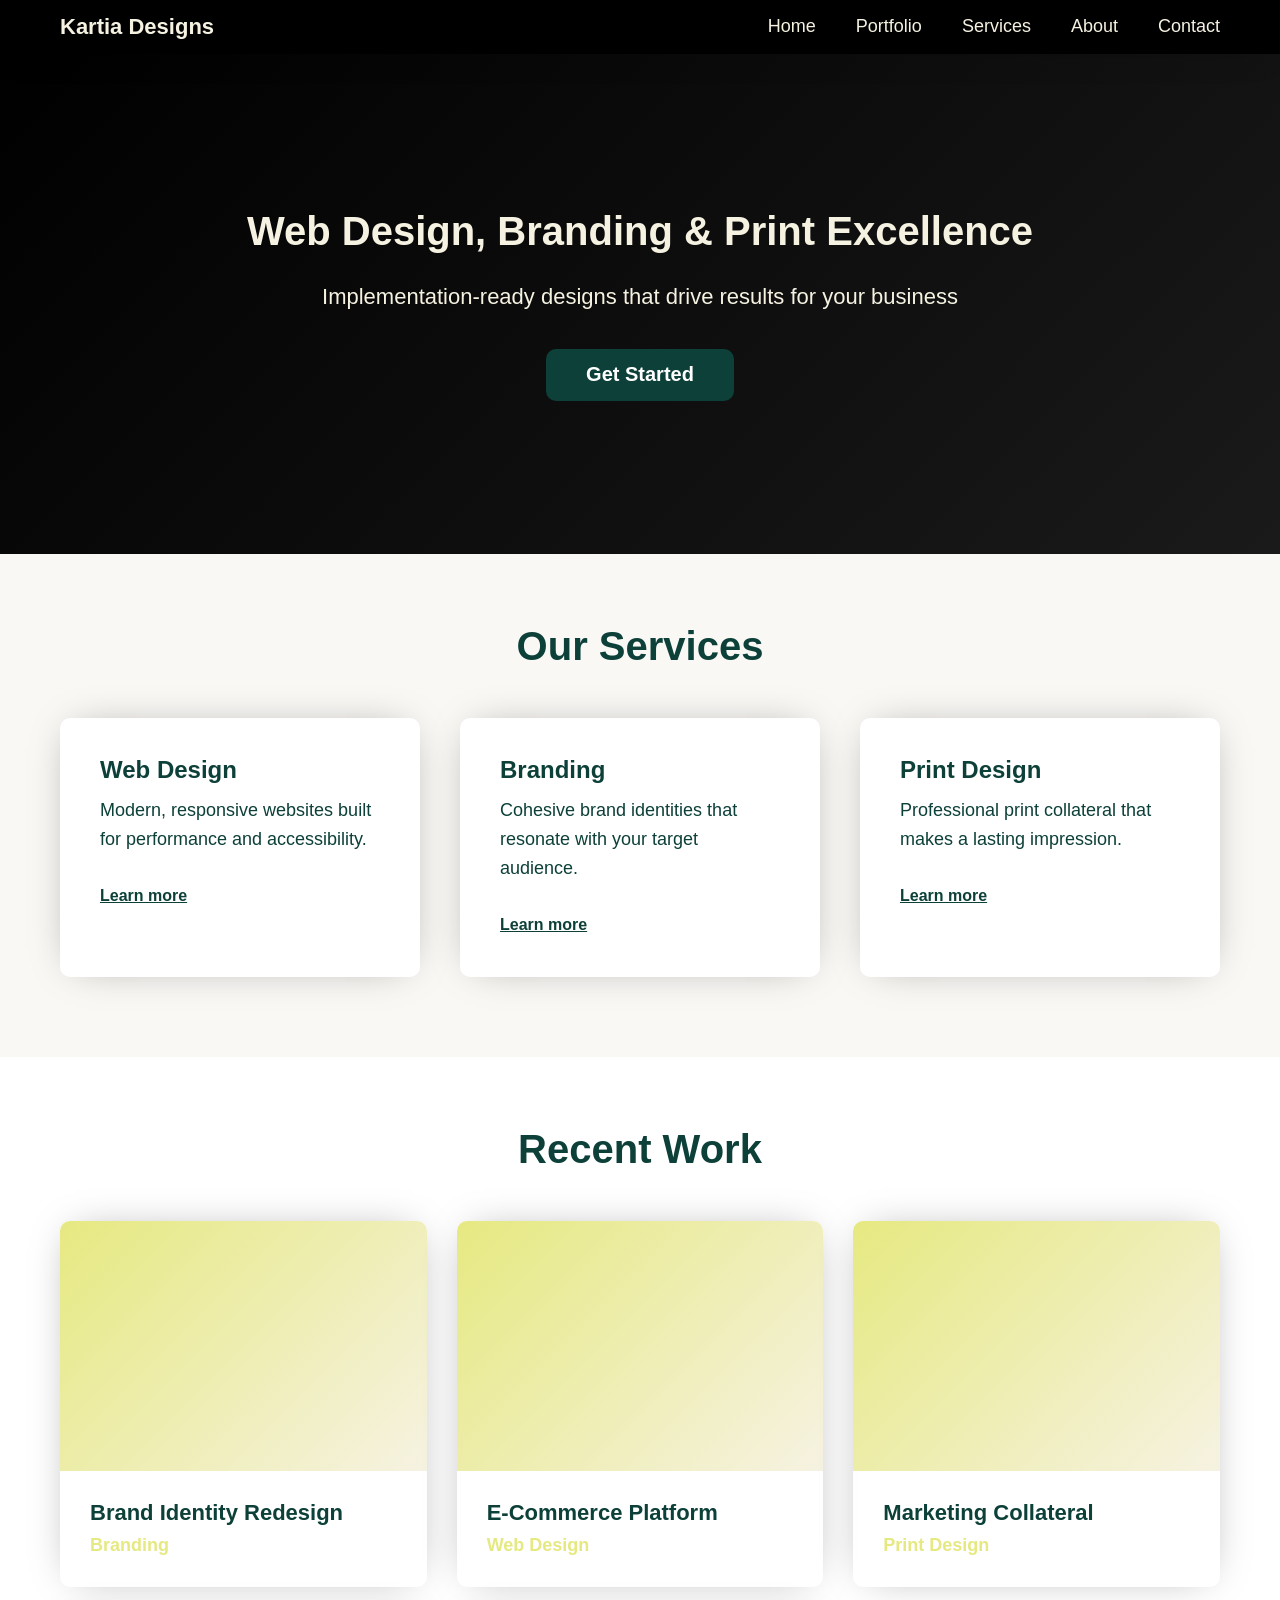
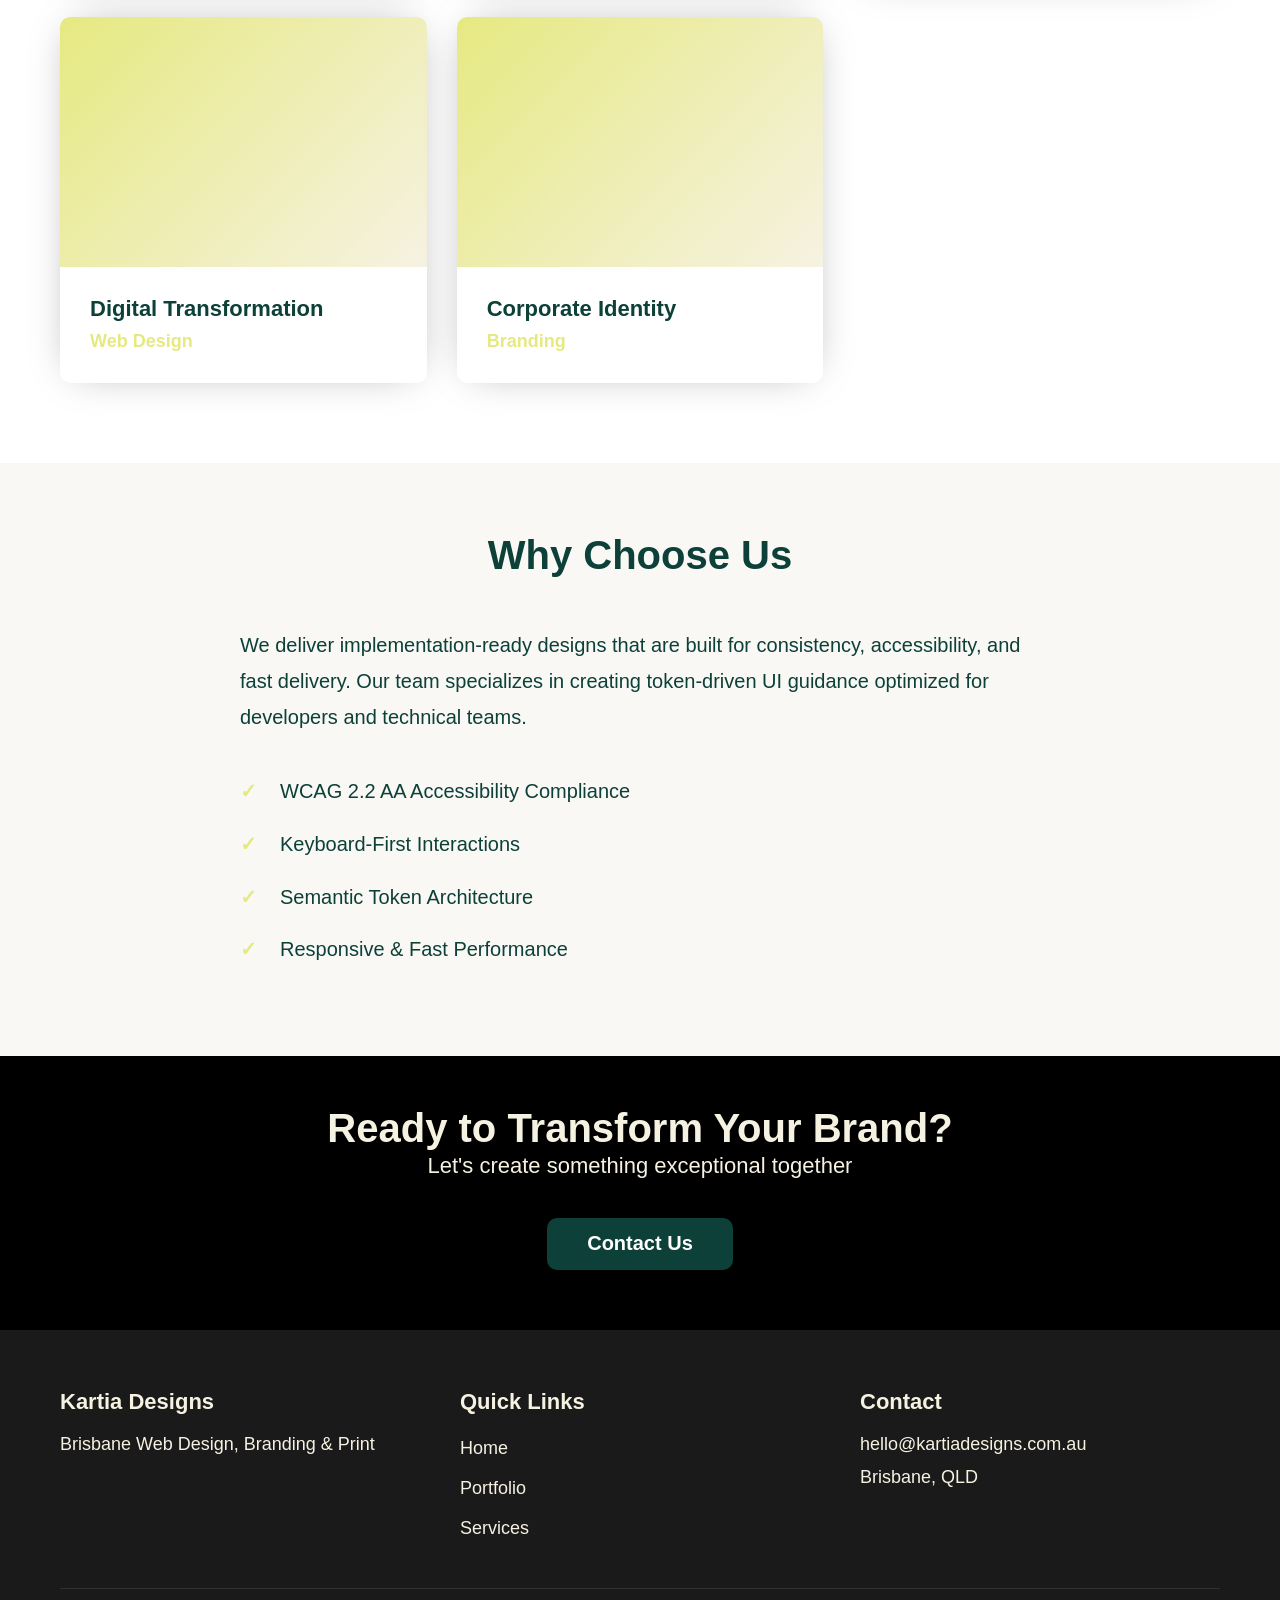
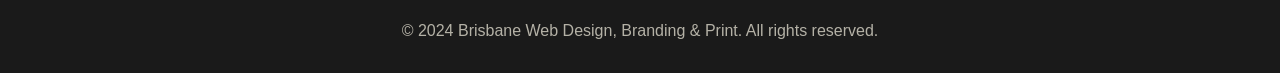
<file: index.html>
<!DOCTYPE html>
<html lang="en">
<head>
  <meta charset="UTF-8">
  <meta name="viewport" content="width=device-width, initial-scale=1.0">
  <title>Brisbane Web Design, Branding & Print</title>
  <link rel="stylesheet" href="styles.css">
</head>
<body>
  <!-- Navigation -->
  <nav class="navbar" role="navigation" aria-label="Main navigation">
    <div class="navbar-container">
      <a href="#" class="navbar-brand">Kartia Designs</a>
      <button class="navbar-toggle" aria-label="Toggle navigation" id="navToggle">
        <span></span>
        <span></span>
        <span></span>
      </button>
      <ul class="navbar-menu" id="navMenu">
        <li><a href="#home" class="nav-link">Home</a></li>
        <li><a href="#portfolio" class="nav-link">Portfolio</a></li>
        <li><a href="#services" class="nav-link">Services</a></li>
        <li><a href="#about" class="nav-link">About</a></li>
        <li><a href="#contact" class="nav-link">Contact</a></li>
      </ul>
    </div>
  </nav>

  <!-- Hero Section -->
  <section class="hero" id="home" aria-labelledby="hero-title">
    <div class="hero-content">
      <h1 id="hero-title" class="hero-title">Web Design, Branding & Print Excellence</h1>
      <p class="hero-subtitle">Implementation-ready designs that drive results for your business</p>
      <button class="btn btn-primary" aria-label="Get started with our services">Get Started</button>
    </div>
  </section>

  <!-- Services Section -->
  <section class="services" id="services" aria-labelledby="services-title">
    <div class="container">
      <h2 id="services-title" class="section-title">Our Services</h2>
      <div class="services-grid">
        <div class="service-card" role="article">
          <h3 class="service-title">Web Design</h3>
          <p class="service-description">Modern, responsive websites built for performance and accessibility.</p>
          <a href="#" class="service-link">Learn more</a>
        </div>
        <div class="service-card" role="article">
          <h3 class="service-title">Branding</h3>
          <p class="service-description">Cohesive brand identities that resonate with your target audience.</p>
          <a href="#" class="service-link">Learn more</a>
        </div>
        <div class="service-card" role="article">
          <h3 class="service-title">Print Design</h3>
          <p class="service-description">Professional print collateral that makes a lasting impression.</p>
          <a href="#" class="service-link">Learn more</a>
        </div>
      </div>
    </div>
  </section>

  <!-- Portfolio Section -->
  <section class="portfolio" id="portfolio" aria-labelledby="portfolio-title">
    <div class="container">
      <h2 id="portfolio-title" class="section-title">Recent Work</h2>
      <div class="portfolio-grid">
        <article class="portfolio-card">
          <div class="portfolio-image"></div>
          <h3 class="portfolio-title">Brand Identity Redesign</h3>
          <p class="portfolio-category">Branding</p>
        </article>
        <article class="portfolio-card">
          <div class="portfolio-image"></div>
          <h3 class="portfolio-title">E-Commerce Platform</h3>
          <p class="portfolio-category">Web Design</p>
        </article>
        <article class="portfolio-card">
          <div class="portfolio-image"></div>
          <h3 class="portfolio-title">Marketing Collateral</h3>
          <p class="portfolio-category">Print Design</p>
        </article>
        <article class="portfolio-card">
          <div class="portfolio-image"></div>
          <h3 class="portfolio-title">Digital Transformation</h3>
          <p class="portfolio-category">Web Design</p>
        </article>
        <article class="portfolio-card">
          <div class="portfolio-image"></div>
          <h3 class="portfolio-title">Corporate Identity</h3>
          <p class="portfolio-category">Branding</p>
        </article>
      </div>
    </div>
  </section>

  <!-- About Section -->
  <section class="about" id="about" aria-labelledby="about-title">
    <div class="container">
      <h2 id="about-title" class="section-title">Why Choose Us</h2>
      <div class="about-content">
        <div class="about-text">
          <p>We deliver implementation-ready designs that are built for consistency, accessibility, and fast delivery. Our team specializes in creating token-driven UI guidance optimized for developers and technical teams.</p>
          <ul class="about-list">
            <li>WCAG 2.2 AA Accessibility Compliance</li>
            <li>Keyboard-First Interactions</li>
            <li>Semantic Token Architecture</li>
            <li>Responsive & Fast Performance</li>
          </ul>
        </div>
      </div>
    </div>
  </section>

  <!-- CTA Section -->
  <section class="cta" aria-labelledby="cta-title">
    <div class="container">
      <h2 id="cta-title" class="cta-title">Ready to Transform Your Brand?</h2>
      <p class="cta-subtitle">Let's create something exceptional together</p>
      <button class="btn btn-primary" aria-label="Contact us for a consultation">Contact Us</button>
    </div>
  </section>

  <!-- Footer -->
  <footer class="footer" role="contentinfo">
    <div class="container">
      <div class="footer-content">
        <div class="footer-section">
          <h4>Kartia Designs</h4>
          <p>Brisbane Web Design, Branding & Print</p>
        </div>
        <div class="footer-section">
          <h4>Quick Links</h4>
          <ul class="footer-links">
            <li><a href="#home">Home</a></li>
            <li><a href="#portfolio">Portfolio</a></li>
            <li><a href="#services">Services</a></li>
          </ul>
        </div>
        <div class="footer-section">
          <h4>Contact</h4>
          <p>hello@kartiadesigns.com.au</p>
          <p>Brisbane, QLD</p>
        </div>
      </div>
      <div class="footer-bottom">
        <p>&copy; 2024 Brisbane Web Design, Branding & Print. All rights reserved.</p>
      </div>
    </div>
  </footer>

  <script src="script.js"></script>
</body>
</html>
</file>
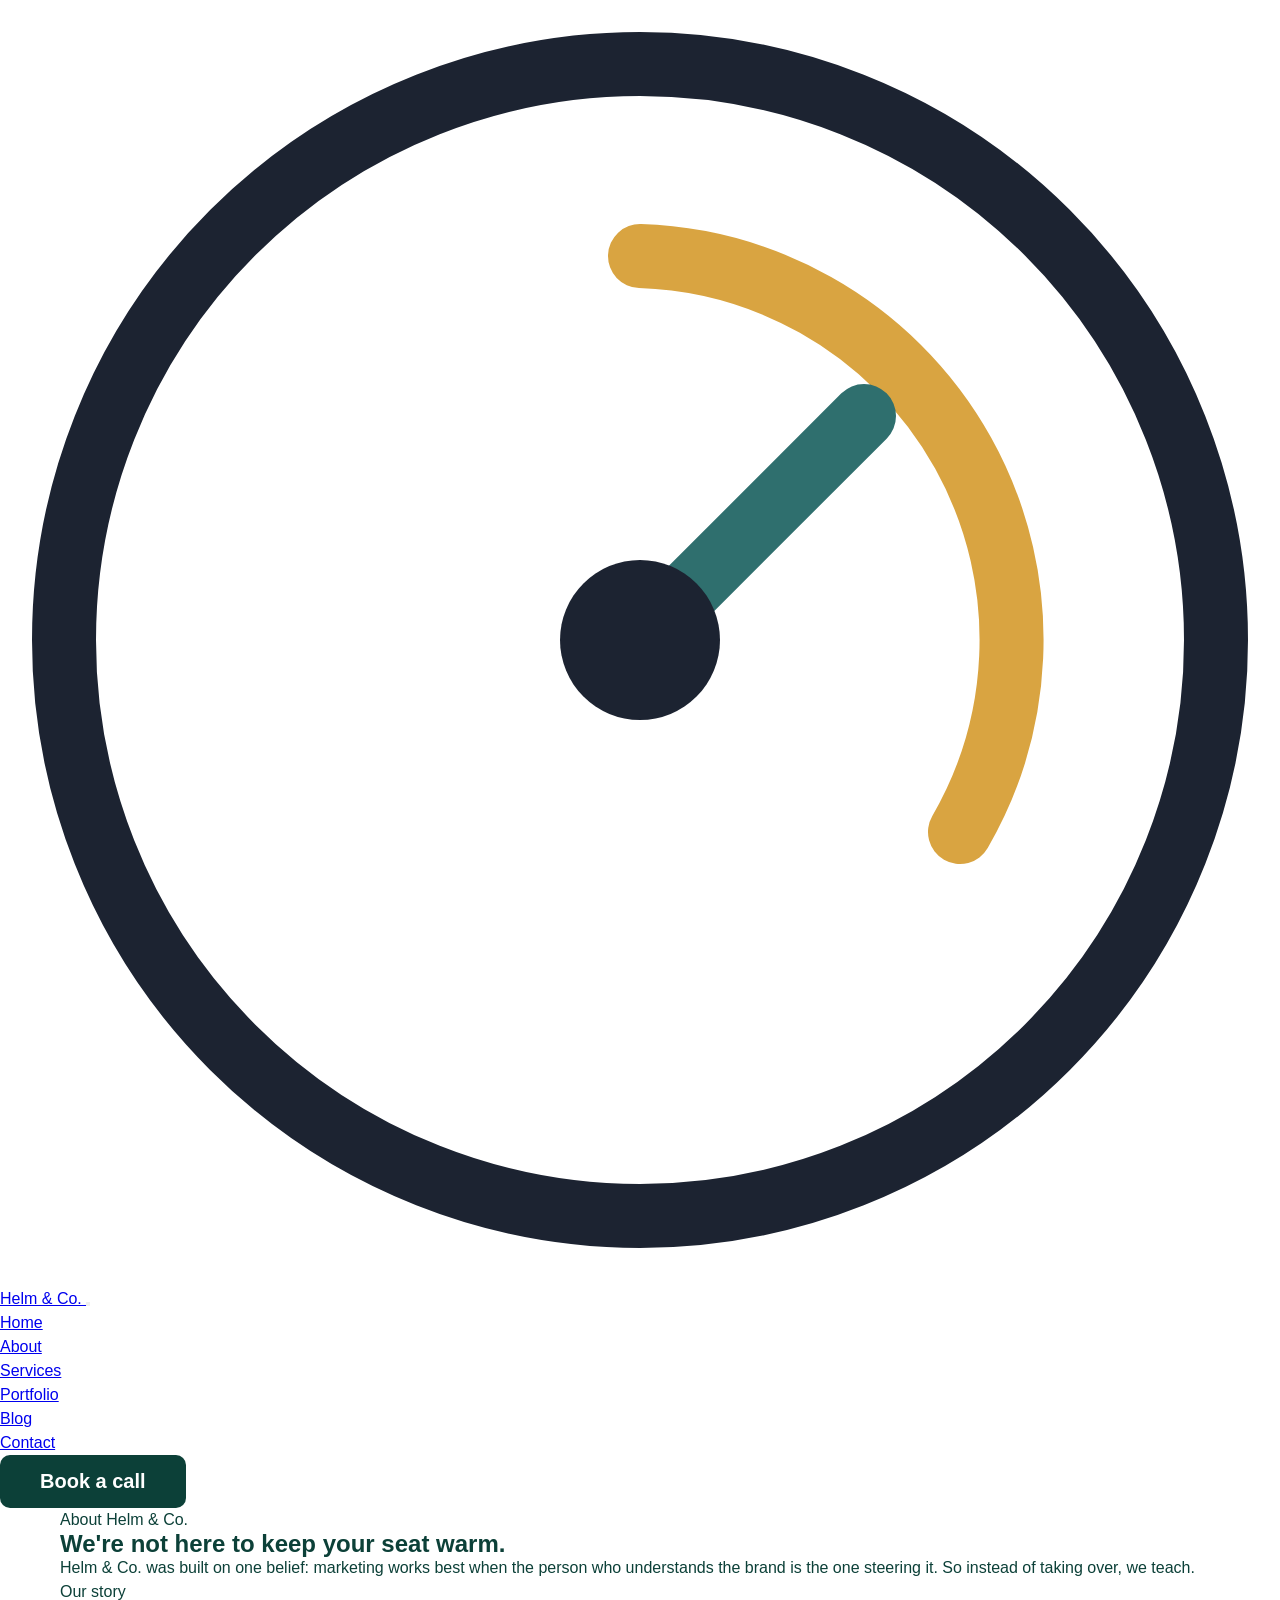
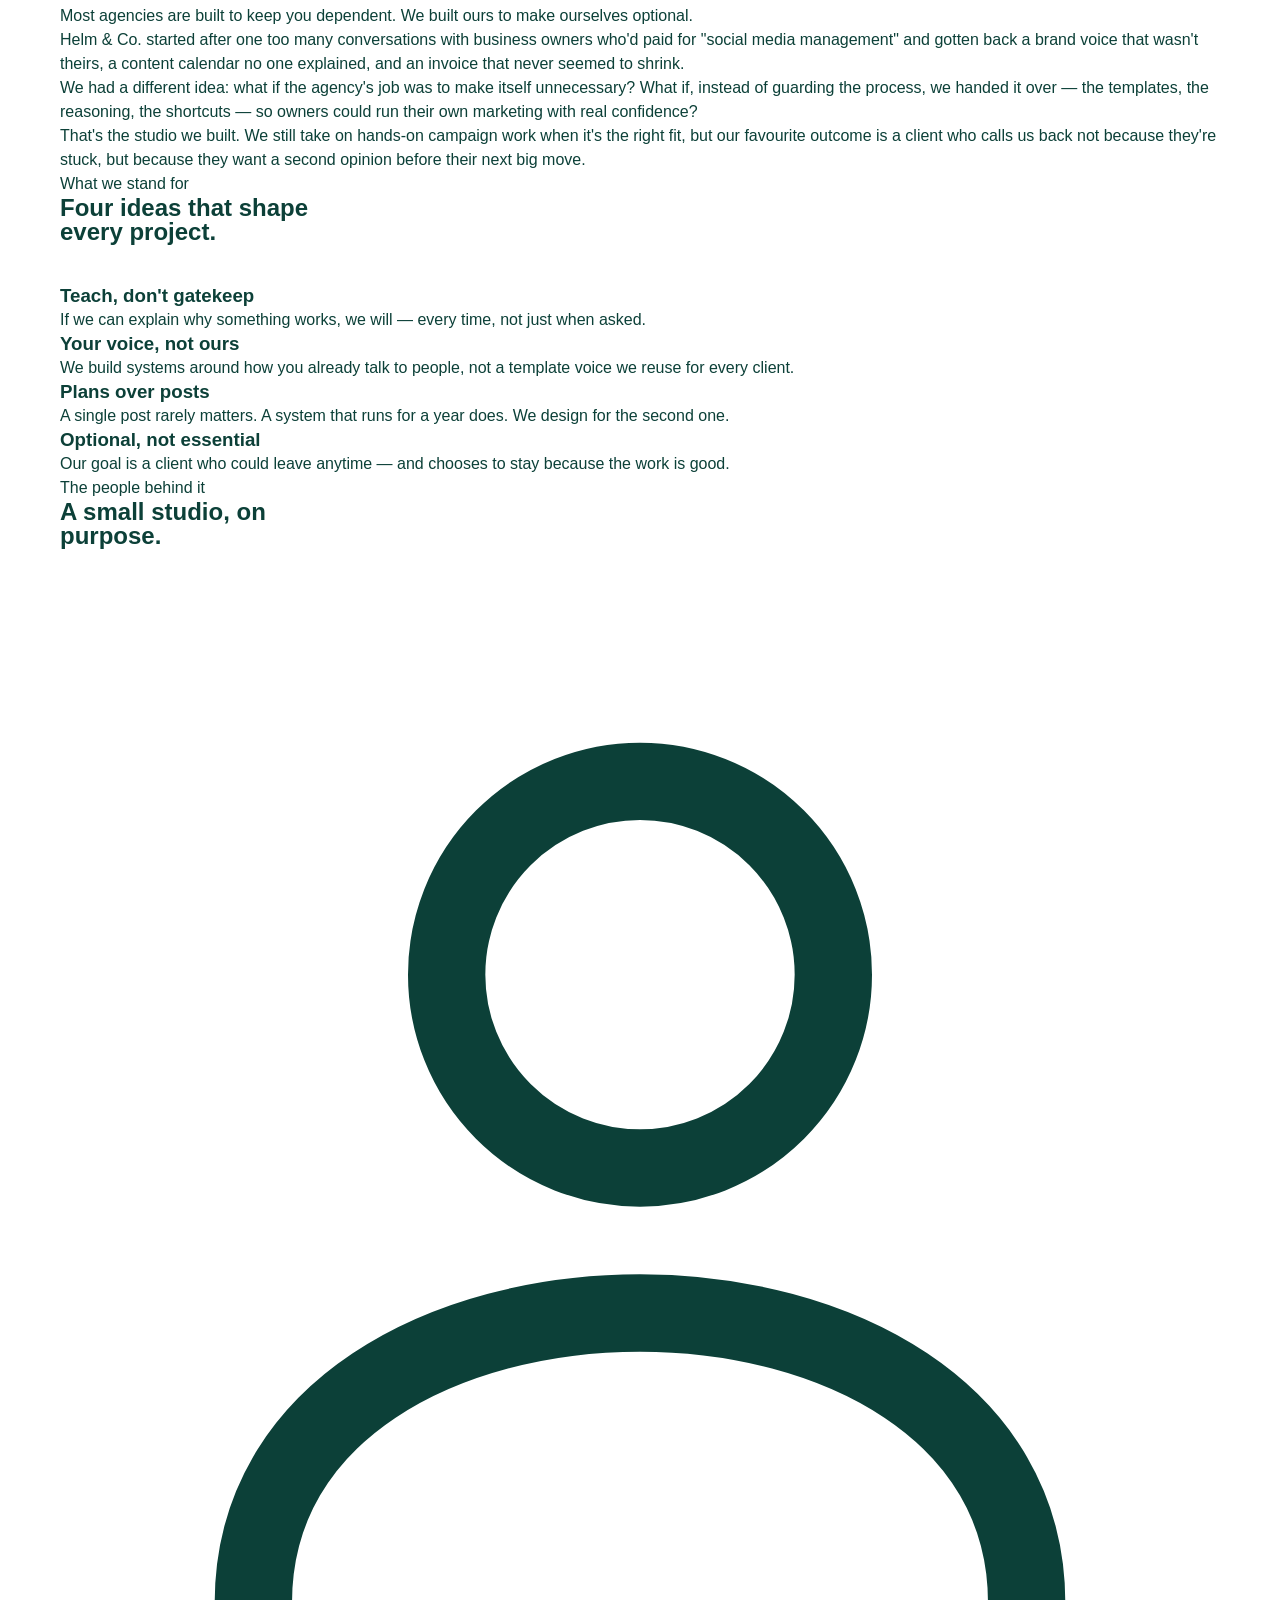
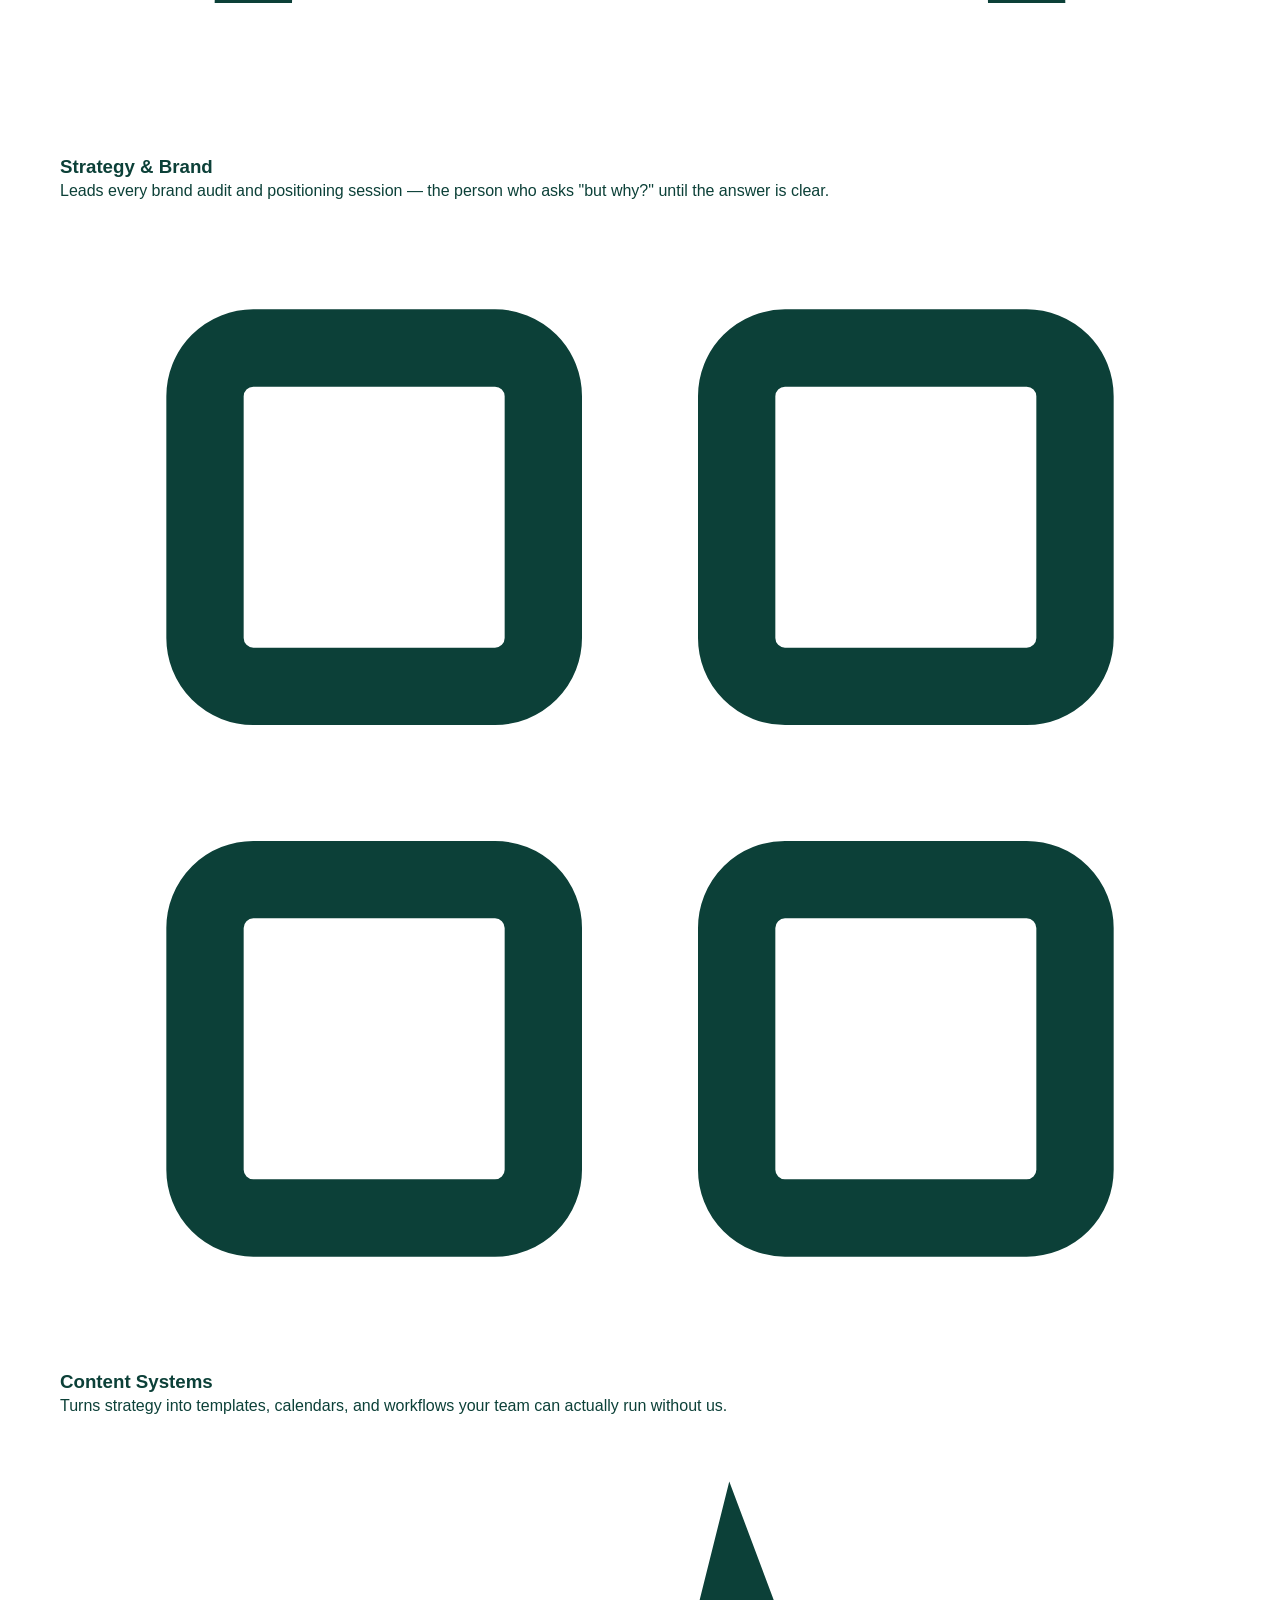
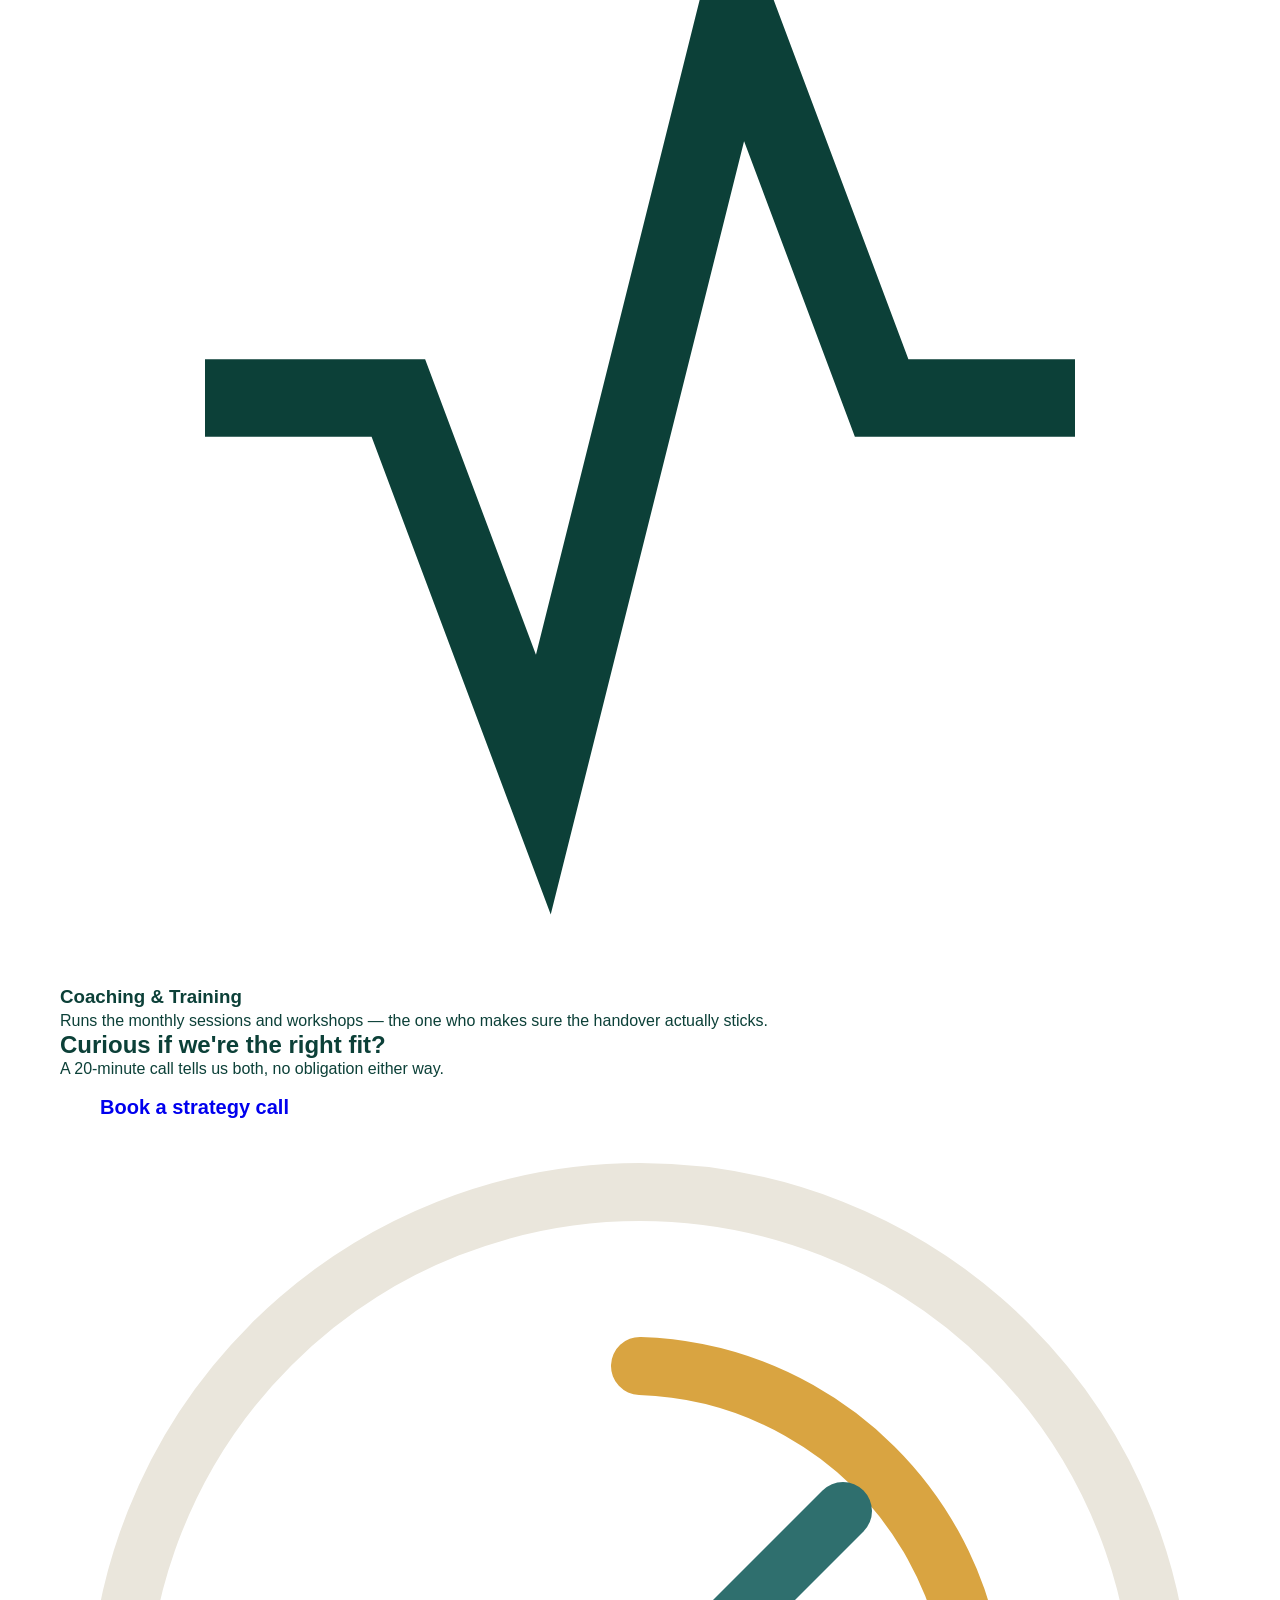
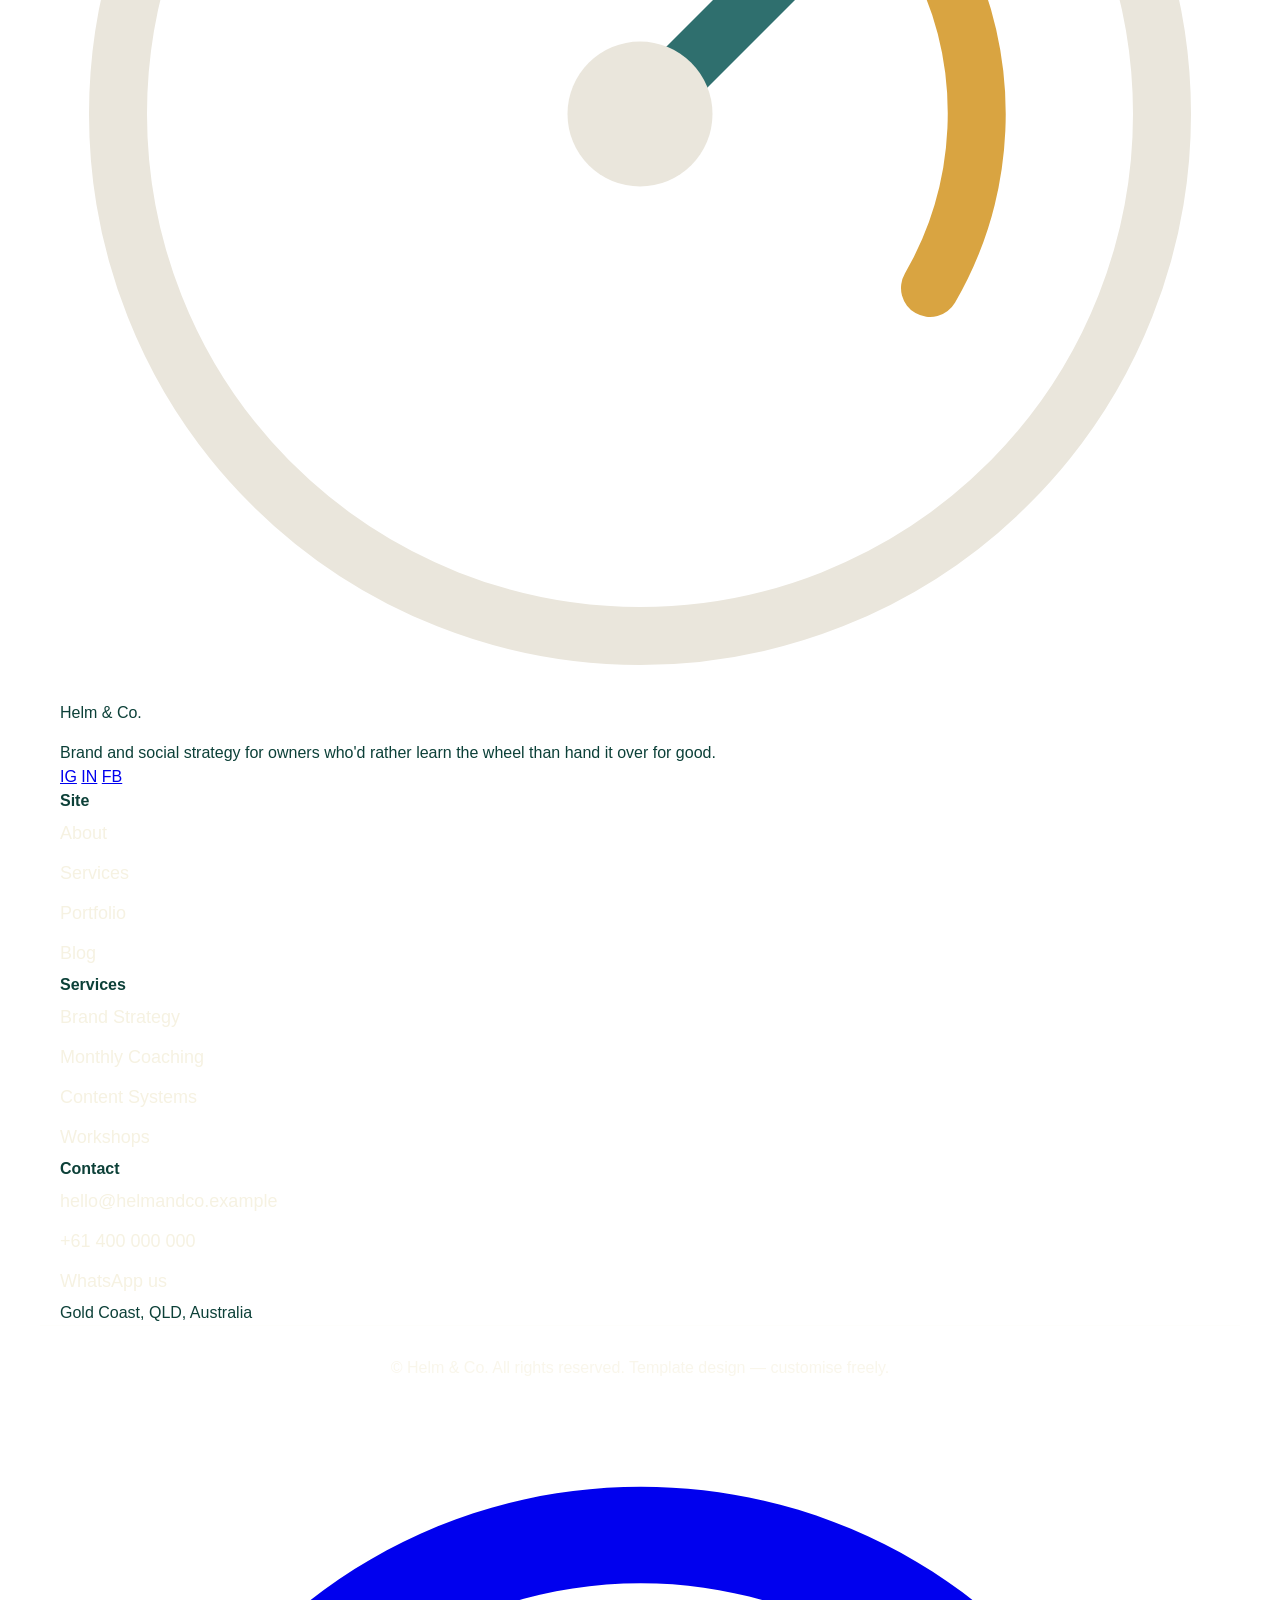
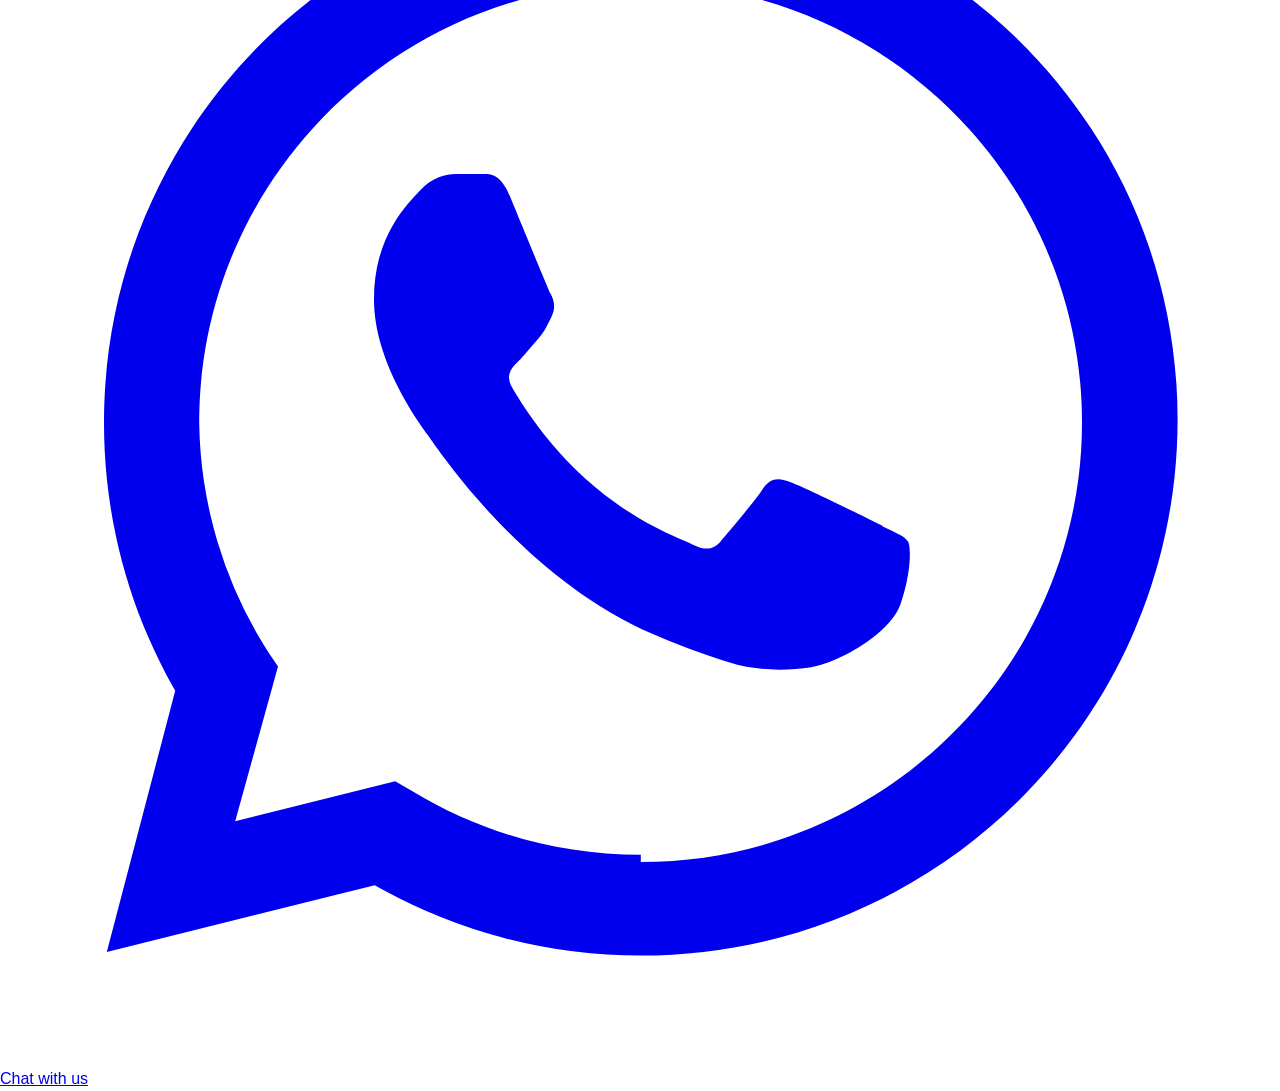
<file: about.html>
<!doctype html>
<html lang="en">
<head>
<meta charset="UTF-8">
<meta name="viewport" content="width=device-width, initial-scale=1.0">
<title>About — Helm & Co.</title>
<meta name="description" content="Meet Helm & Co., a brand and social media coaching studio built for owners who want to run their own marketing.">
<link rel="preconnect" href="https://fonts.googleapis.com">
<link rel="preconnect" href="https://fonts.gstatic.com" crossorigin>
<link href="https://fonts.googleapis.com/css2?family=Fraunces:opsz,wght@9..144,400..600&family=Inter:wght@400;500;600&family=IBM+Plex+Mono:wght@400;500&display=swap" rel="stylesheet">
<link rel="stylesheet" href="css/styles.css">
</head>
<body>

<header class="site-header">
  <nav class="nav">
    <a href="index.html" class="brand">
      <svg class="brand-mark" viewBox="0 0 40 40" fill="none" xmlns="http://www.w3.org/2000/svg">
        <circle cx="20" cy="20" r="18" stroke="#1C2331" stroke-width="2"/>
        <path d="M20 8 A12 12 0 0 1 30 26" stroke="#D9A441" stroke-width="2" stroke-linecap="round"/>
        <line x1="20" y1="20" x2="27" y2="13" stroke="#2F6F6E" stroke-width="2" stroke-linecap="round"/>
        <circle cx="20" cy="20" r="2.5" fill="#1C2331"/>
      </svg>
      Helm&nbsp;&amp;&nbsp;Co.
    </a>
    <button class="nav-toggle" aria-label="Toggle menu" aria-expanded="false"><span></span></button>
    <ul class="nav-links">
      <li><a href="index.html">Home</a></li>
      <li><a href="about.html" aria-current="page">About</a></li>
      <li><a href="services.html">Services</a></li>
      <li><a href="portfolio.html">Portfolio</a></li>
      <li><a href="blog.html">Blog</a></li>
      <li><a href="contact.html">Contact</a></li>
    </ul>
    <div class="nav-actions"><a href="contact.html" class="btn btn-primary nav-cta">Book a call</a></div>
  </nav>
</header>

<main>
  <section class="page-header">
    <div class="container">
      <span class="breadcrumb">About Helm &amp; Co.</span>
      <h1>We're not here to keep your seat warm.</h1>
      <p class="lede">Helm & Co. was built on one belief: marketing works best when the person who understands the brand is the one steering it. So instead of taking over, we teach.</p>
    </div>
  </section>

  <section>
    <div class="container manifesto">
      <div>
        <span class="eyebrow">Our story</span>
        <p class="lead-line">Most agencies are built to keep you dependent. We built ours to make ourselves optional.</p>
      </div>
      <div>
        <p>Helm & Co. started after one too many conversations with business owners who'd paid for "social media management" and gotten back a brand voice that wasn't theirs, a content calendar no one explained, and an invoice that never seemed to shrink.</p>
        <p>We had a different idea: what if the agency's job was to make itself unnecessary? What if, instead of guarding the process, we handed it over — the templates, the reasoning, the shortcuts — so owners could run their own marketing with real confidence?</p>
        <p>That's the studio we built. We still take on hands-on campaign work when it's the right fit, but our favourite outcome is a client who calls us back not because they're stuck, but because they want a second opinion before their next big move.</p>
      </div>
    </div>
  </section>

  <section style="background: var(--paper); border-top: 1px solid var(--line); border-bottom: 1px solid var(--line);">
    <div class="container">
      <span class="eyebrow">What we stand for</span>
      <h2 style="max-width: 20ch;">Four ideas that shape every project.</h2>
      <div class="value-row" style="margin-top: 2.5rem;">
        <div>
          <h3>Teach, don't gatekeep</h3>
          <p>If we can explain why something works, we will — every time, not just when asked.</p>
        </div>
        <div>
          <h3>Your voice, not ours</h3>
          <p>We build systems around how you already talk to people, not a template voice we reuse for every client.</p>
        </div>
        <div>
          <h3>Plans over posts</h3>
          <p>A single post rarely matters. A system that runs for a year does. We design for the second one.</p>
        </div>
        <div>
          <h3>Optional, not essential</h3>
          <p>Our goal is a client who could leave anytime — and chooses to stay because the work is good.</p>
        </div>
      </div>
    </div>
  </section>

  <section>
    <div class="container">
      <span class="eyebrow">The people behind it</span>
      <h2 style="max-width: 18ch;">A small studio, on purpose.</h2>
      <div class="card-grid" style="margin-top: 2.5rem;">
        <div class="card">
          <svg class="icon" viewBox="0 0 24 24" fill="none" stroke="currentColor" stroke-width="1.6"><circle cx="12" cy="8" r="4"/><path d="M4 21c0-4 4-6 8-6s8 2 8 6"/></svg>
          <h3>Strategy &amp; Brand</h3>
          <p>Leads every brand audit and positioning session — the person who asks "but why?" until the answer is clear.</p>
        </div>
        <div class="card">
          <svg class="icon" viewBox="0 0 24 24" fill="none" stroke="currentColor" stroke-width="1.6"><rect x="3" y="3" width="7" height="7" rx="1"/><rect x="14" y="3" width="7" height="7" rx="1"/><rect x="3" y="14" width="7" height="7" rx="1"/><rect x="14" y="14" width="7" height="7" rx="1"/></svg>
          <h3>Content Systems</h3>
          <p>Turns strategy into templates, calendars, and workflows your team can actually run without us.</p>
        </div>
        <div class="card">
          <svg class="icon" viewBox="0 0 24 24" fill="none" stroke="currentColor" stroke-width="1.6"><path d="M3 12h4l3 8 4-16 3 8h4"/></svg>
          <h3>Coaching &amp; Training</h3>
          <p>Runs the monthly sessions and workshops — the one who makes sure the handover actually sticks.</p>
        </div>
      </div>
    </div>
  </section>

  <section>
    <div class="container">
      <div class="cta-band">
        <div>
          <h2>Curious if we're the right fit?</h2>
          <p>A 20-minute call tells us both, no obligation either way.</p>
        </div>
        <div style="display:flex; gap:1rem; flex-wrap:wrap;">
          <a href="contact.html" class="btn btn-gold">Book a strategy call</a>
        </div>
      </div>
    </div>
  </section>
</main>

<footer class="site-footer">
  <div class="container footer-grid">
    <div>
      <div class="brand" style="color: var(--stone); margin-bottom: 1rem;">
        <svg class="brand-mark" viewBox="0 0 40 40" fill="none" xmlns="http://www.w3.org/2000/svg">
          <circle cx="20" cy="20" r="18" stroke="#EAE6DC" stroke-width="2"/>
          <path d="M20 8 A12 12 0 0 1 30 26" stroke="#D9A441" stroke-width="2" stroke-linecap="round"/>
          <line x1="20" y1="20" x2="27" y2="13" stroke="#2F6F6E" stroke-width="2" stroke-linecap="round"/>
          <circle cx="20" cy="20" r="2.5" fill="#EAE6DC"/>
        </svg>
        Helm &amp; Co.
      </div>
      <p>Brand and social strategy for owners who'd rather learn the wheel than hand it over for good.</p>
      <div class="social-row">
        <a href="#" aria-label="Instagram">IG</a>
        <a href="#" aria-label="LinkedIn">IN</a>
        <a href="#" aria-label="Facebook">FB</a>
      </div>
    </div>
    <div>
      <h4>Site</h4>
      <ul class="footer-links">
        <li><a href="about.html">About</a></li>
        <li><a href="services.html">Services</a></li>
        <li><a href="portfolio.html">Portfolio</a></li>
        <li><a href="blog.html">Blog</a></li>
      </ul>
    </div>
    <div>
      <h4>Services</h4>
      <ul class="footer-links">
        <li><a href="services.html">Brand Strategy</a></li>
        <li><a href="services.html">Monthly Coaching</a></li>
        <li><a href="services.html">Content Systems</a></li>
        <li><a href="services.html">Workshops</a></li>
      </ul>
    </div>
    <div>
      <h4>Contact</h4>
      <ul class="footer-links">
        <li><a href="mailto:hello@helmandco.example">hello@helmandco.example</a></li>
        <li><a href="tel:+61400000000">+61 400 000 000</a></li>
        <li><a href="https://wa.me/61400000000" target="_blank" rel="noopener">WhatsApp us</a></li>
        <li>Gold Coast, QLD, Australia</li>
      </ul>
    </div>
  </div>
  <div class="container footer-bottom">
    <span>© <span id="year"></span> Helm &amp; Co. All rights reserved.</span>
    <span>Template design — customise freely.</span>
  </div>
</footer>

<a class="whatsapp-float" href="https://wa.me/61400000000?text=Hi%20Helm%20%26%20Co.%2C%20I%27d%20like%20to%20chat%20about%20my%20marketing." target="_blank" rel="noopener" aria-label="Chat on WhatsApp">
  <svg viewBox="0 0 32 32" fill="currentColor"><path d="M16.02 2.67C8.6 2.67 2.6 8.66 2.6 16.07c0 2.44.65 4.72 1.78 6.7L2.67 29.3l6.7-1.67a13.4 13.4 0 006.65 1.76c7.43 0 13.42-6 13.42-13.4S23.45 2.67 16.02 2.67zm0 24.2c-2.1 0-4.05-.58-5.73-1.6l-.41-.24-4 1 1.07-3.87-.27-.4a10.9 10.9 0 01-1.7-5.7c0-6.05 4.93-10.98 11.04-10.98 6.1 0 11.03 4.93 11.03 10.98 0 6.06-4.93 10.99-11.03 10.99zm6.03-8.23c-.33-.17-1.95-.96-2.25-1.07-.3-.11-.52-.17-.74.17-.22.33-.85 1.07-1.04 1.29-.19.22-.38.24-.71.08-.33-.17-1.4-.51-2.66-1.63-.98-.87-1.65-1.95-1.84-2.28-.19-.33-.02-.5.15-.67.15-.15.33-.38.5-.57.17-.19.22-.33.33-.55.11-.22.06-.41-.03-.58-.08-.17-.74-1.77-1.01-2.42-.27-.64-.54-.55-.74-.56h-.63c-.22 0-.58.08-.88.41-.3.33-1.15 1.12-1.15 2.73 0 1.6 1.18 3.16 1.34 3.38.17.22 2.32 3.55 5.63 4.98.79.34 1.4.55 1.88.7.79.25 1.51.21 2.08.13.63-.1 1.95-.8 2.23-1.57.27-.77.27-1.43.19-1.57-.08-.14-.3-.22-.63-.38z"/></svg>
  <span class="wa-text">Chat with us</span>
</a>

<script src="js/script.js"></script>
</body>
</html>
</file>
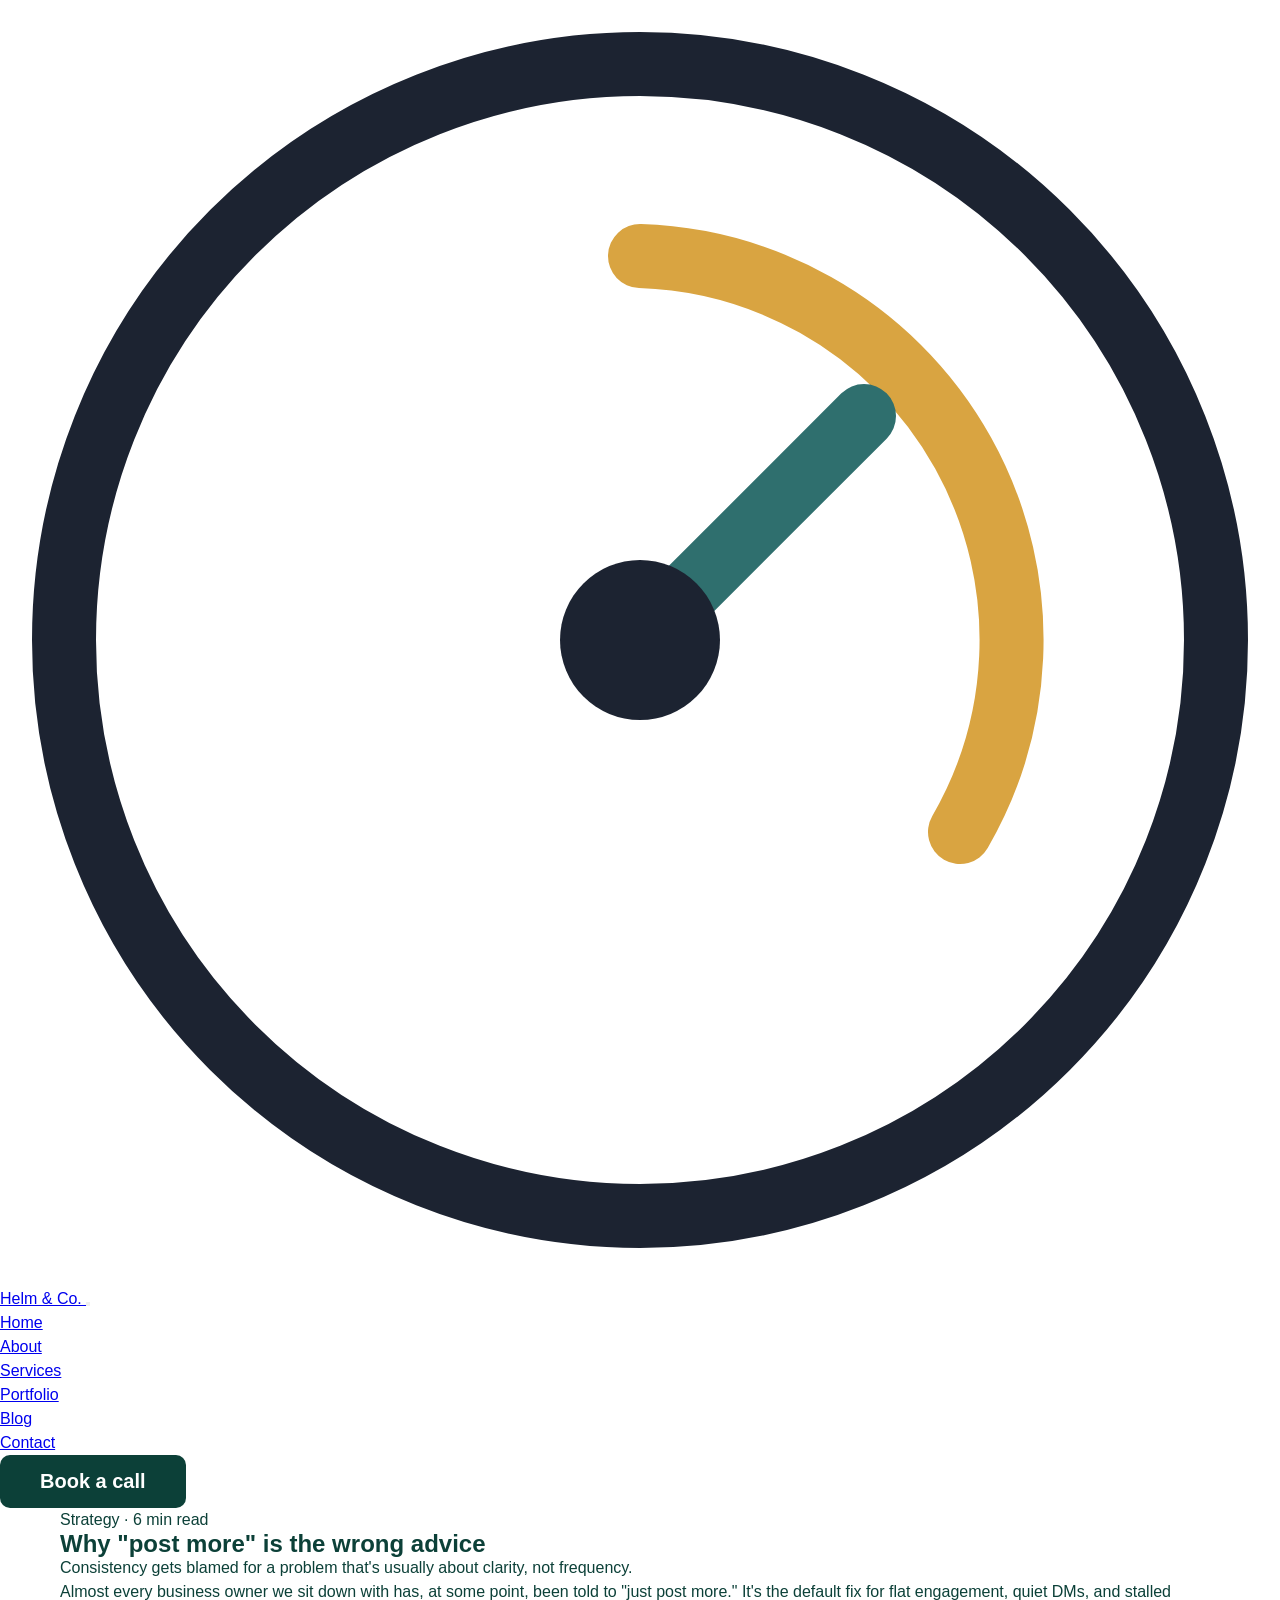
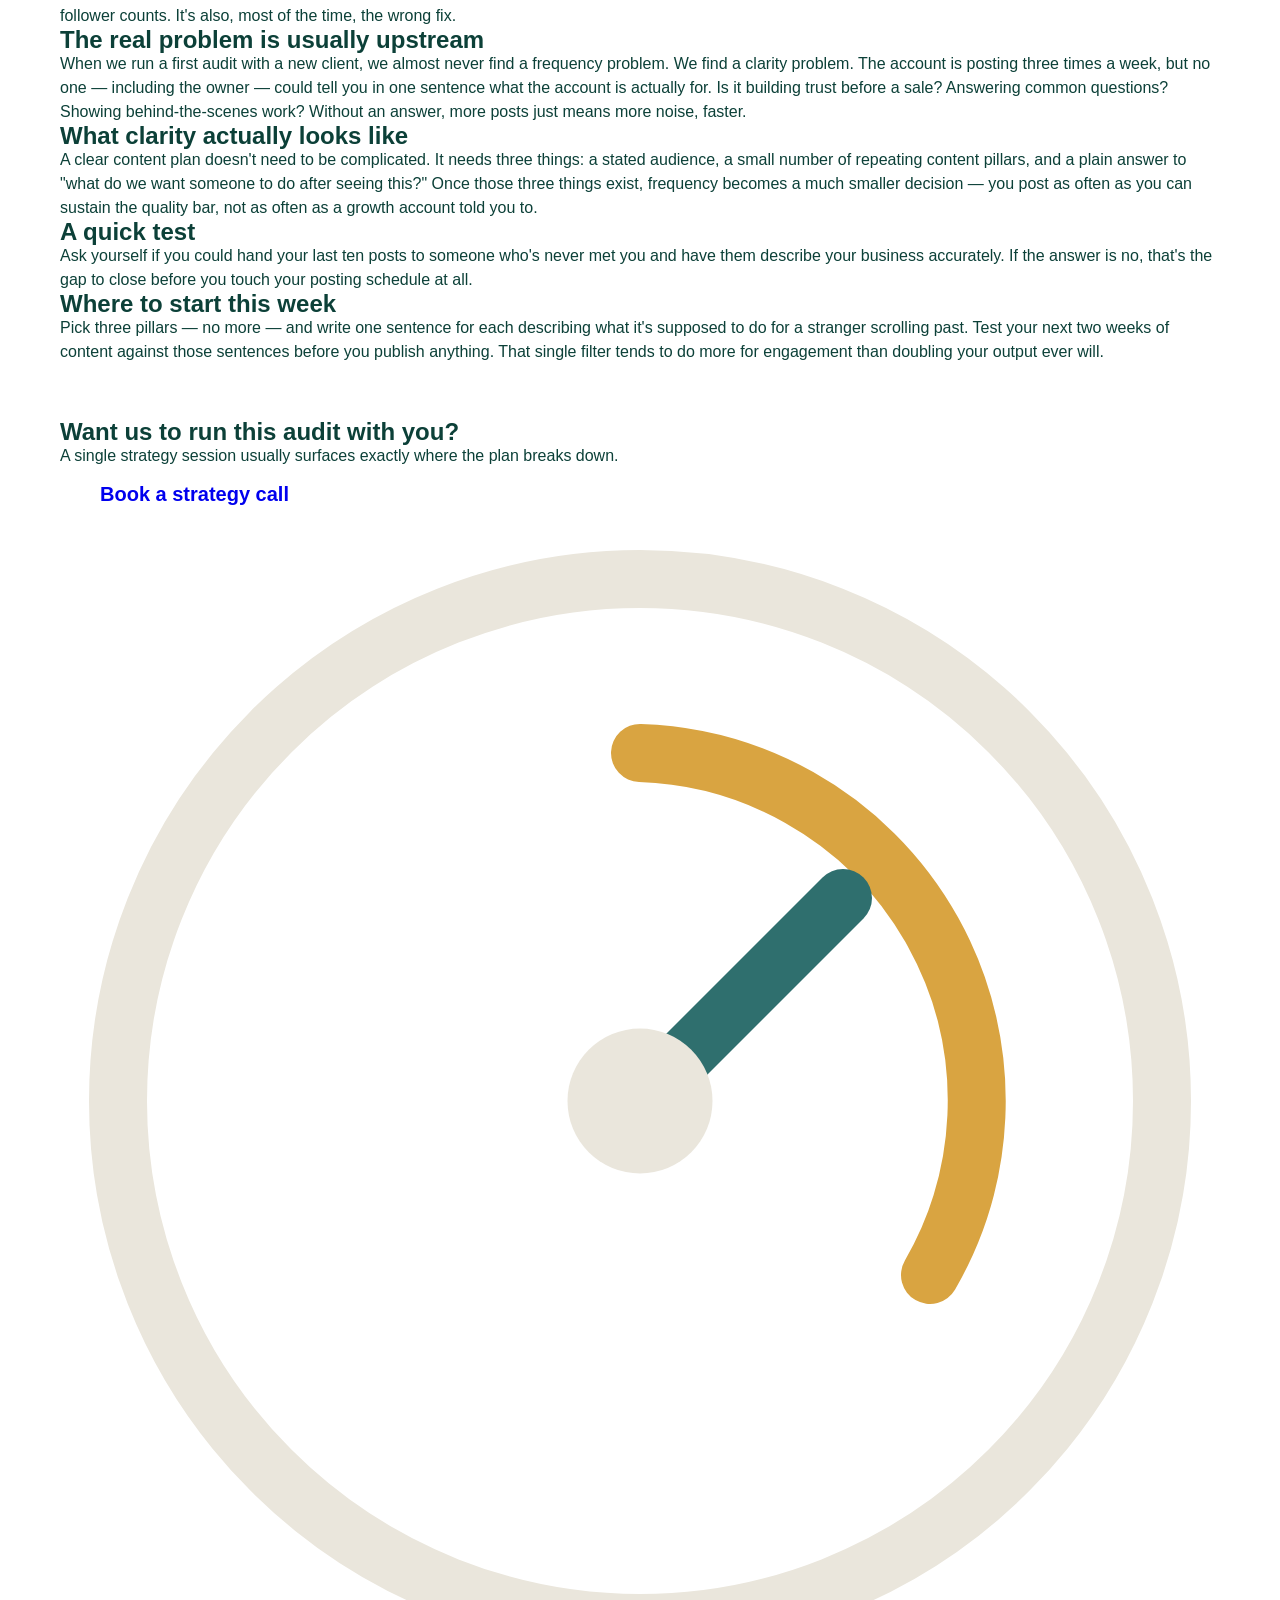
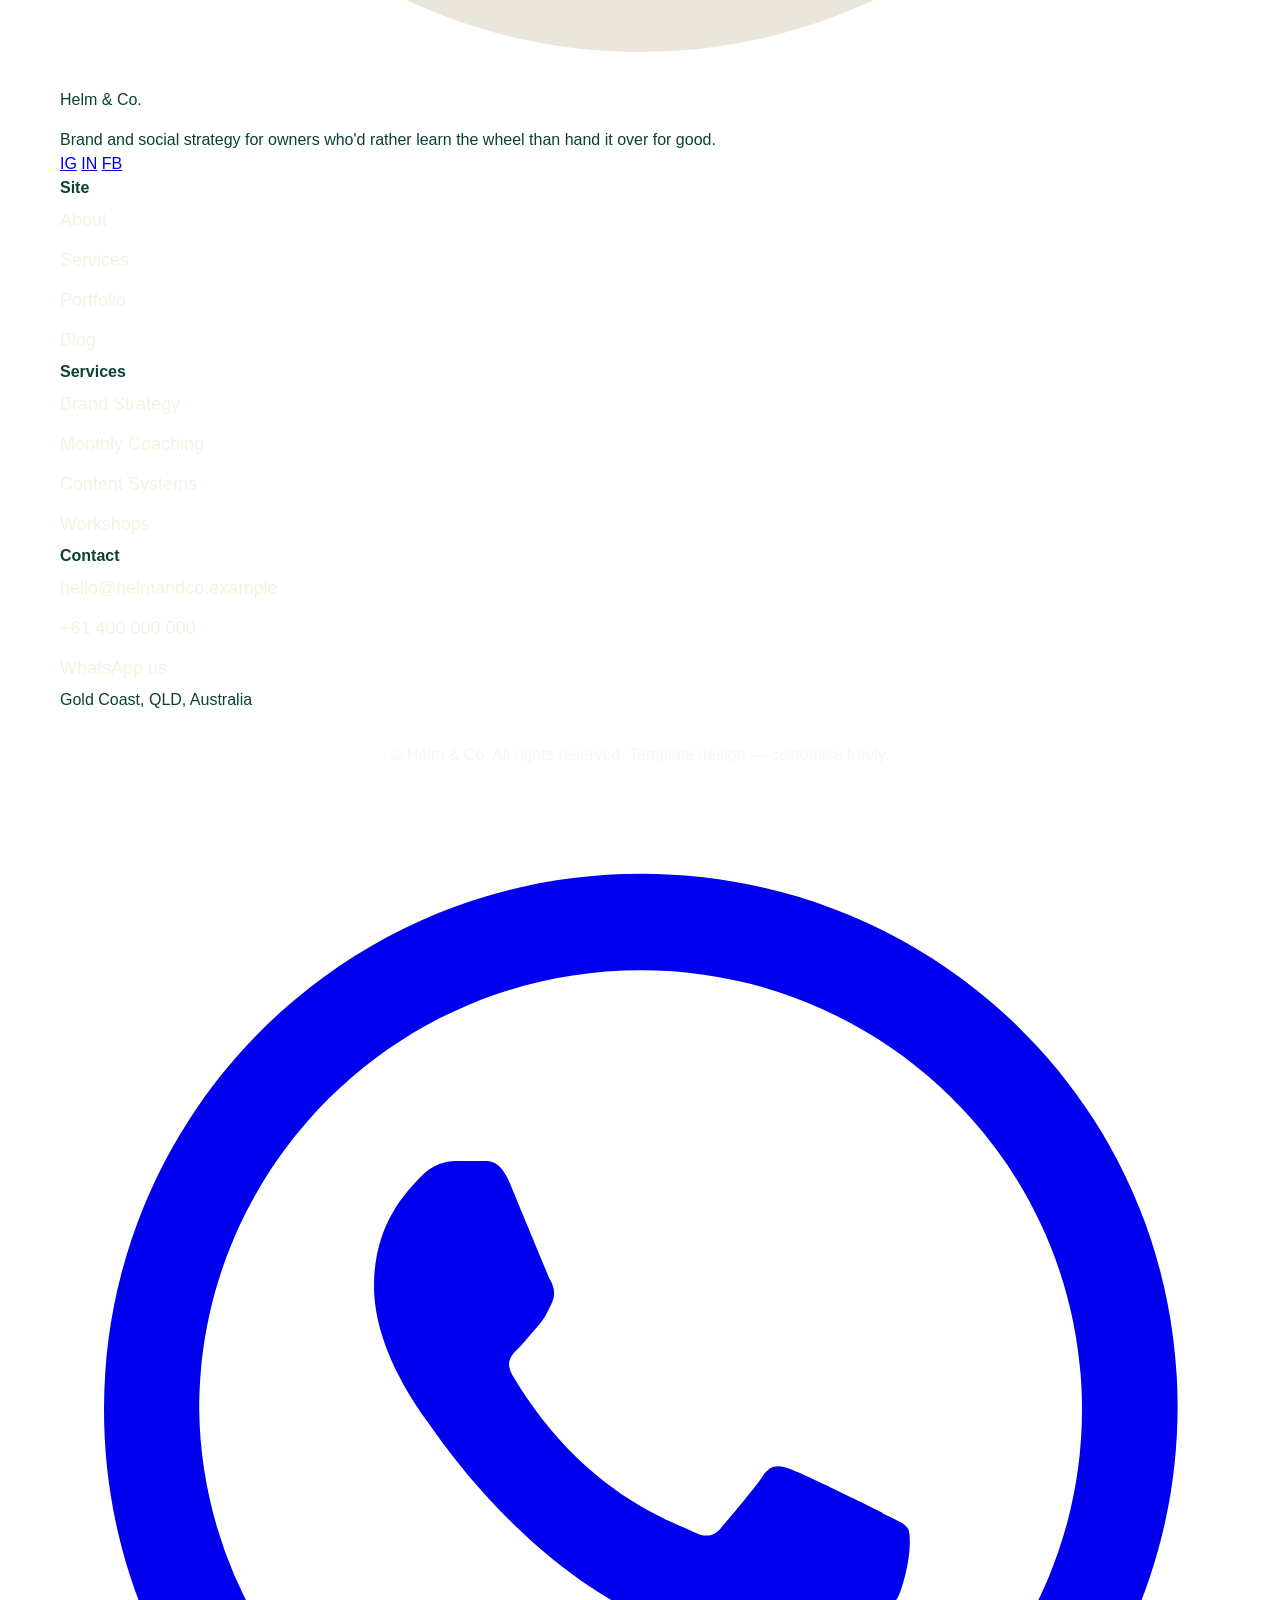
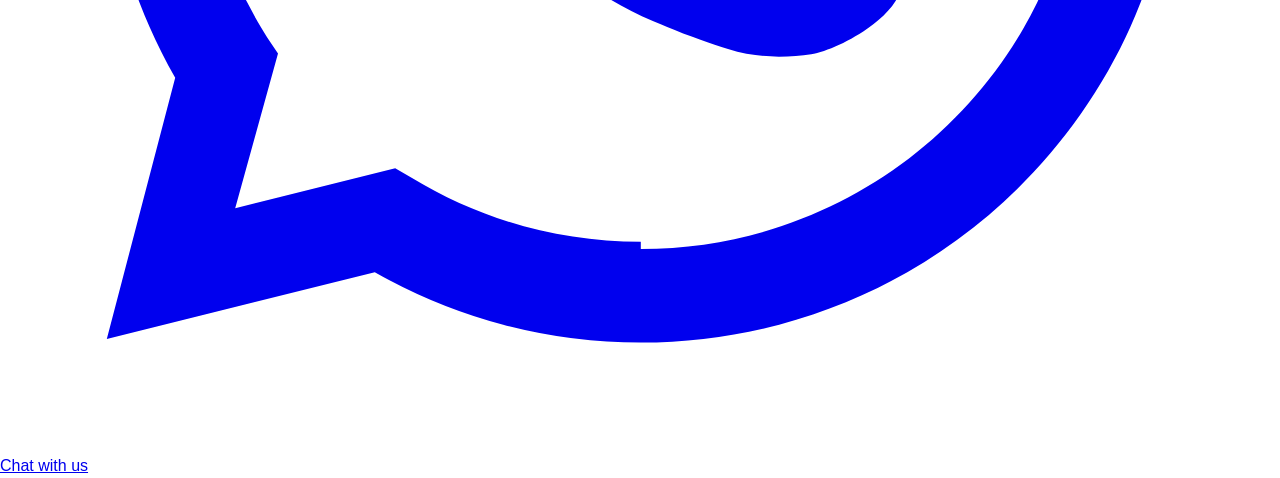
<file: blog-post-1.html>
<!doctype html>
<html lang="en">
<head>
<meta charset="UTF-8">
<meta name="viewport" content="width=device-width, initial-scale=1.0">
<title>Why "post more" is the wrong advice — Helm & Co.</title>
<meta name="description" content="Consistency gets blamed for a problem that's usually about clarity, not frequency.">
<link rel="preconnect" href="https://fonts.googleapis.com">
<link rel="preconnect" href="https://fonts.gstatic.com" crossorigin>
<link href="https://fonts.googleapis.com/css2?family=Fraunces:opsz,wght@9..144,400..600&family=Inter:wght@400;500;600&family=IBM+Plex+Mono:wght@400;500&display=swap" rel="stylesheet">
<link rel="stylesheet" href="css/styles.css">
</head>
<body>

<header class="site-header">
  <nav class="nav">
    <a href="index.html" class="brand">
      <svg class="brand-mark" viewBox="0 0 40 40" fill="none" xmlns="http://www.w3.org/2000/svg">
        <circle cx="20" cy="20" r="18" stroke="#1C2331" stroke-width="2"/>
        <path d="M20 8 A12 12 0 0 1 30 26" stroke="#D9A441" stroke-width="2" stroke-linecap="round"/>
        <line x1="20" y1="20" x2="27" y2="13" stroke="#2F6F6E" stroke-width="2" stroke-linecap="round"/>
        <circle cx="20" cy="20" r="2.5" fill="#1C2331"/>
      </svg>
      Helm&nbsp;&amp;&nbsp;Co.
    </a>
    <button class="nav-toggle" aria-label="Toggle menu" aria-expanded="false"><span></span></button>
    <ul class="nav-links">
      <li><a href="index.html">Home</a></li>
      <li><a href="about.html">About</a></li>
      <li><a href="services.html">Services</a></li>
      <li><a href="portfolio.html">Portfolio</a></li>
      <li><a href="blog.html" aria-current="page">Blog</a></li>
      <li><a href="contact.html">Contact</a></li>
    </ul>
    <div class="nav-actions"><a href="contact.html" class="btn btn-primary nav-cta">Book a call</a></div>
  </nav>
</header>

<main>
  <section class="page-header post-header">
    <div class="container">
      <span class="breadcrumb">Strategy · 6 min read</span>
      <h1>Why "post more" is the wrong advice</h1>
      <p class="lede">Consistency gets blamed for a problem that's usually about clarity, not frequency.</p>
    </div>
  </section>

  <section>
    <div class="container">
      <article class="post-body">
        <p>Almost every business owner we sit down with has, at some point, been told to "just post more." It's the default fix for flat engagement, quiet DMs, and stalled follower counts. It's also, most of the time, the wrong fix.</p>

        <h2>The real problem is usually upstream</h2>
        <p>When we run a first audit with a new client, we almost never find a frequency problem. We find a clarity problem. The account is posting three times a week, but no one — including the owner — could tell you in one sentence what the account is actually for. Is it building trust before a sale? Answering common questions? Showing behind-the-scenes work? Without an answer, more posts just means more noise, faster.</p>

        <h2>What clarity actually looks like</h2>
        <p>A clear content plan doesn't need to be complicated. It needs three things: a stated audience, a small number of repeating content pillars, and a plain answer to "what do we want someone to do after seeing this?" Once those three things exist, frequency becomes a much smaller decision — you post as often as you can sustain the quality bar, not as often as a growth account told you to.</p>

        <h2>A quick test</h2>
        <p>Ask yourself if you could hand your last ten posts to someone who's never met you and have them describe your business accurately. If the answer is no, that's the gap to close before you touch your posting schedule at all.</p>

        <h2>Where to start this week</h2>
        <p>Pick three pillars — no more — and write one sentence for each describing what it's supposed to do for a stranger scrolling past. Test your next two weeks of content against those sentences before you publish anything. That single filter tends to do more for engagement than doubling your output ever will.</p>
      </article>

      <div class="cta-band" style="margin-top:3.5rem;">
        <div>
          <h2>Want us to run this audit with you?</h2>
          <p>A single strategy session usually surfaces exactly where the plan breaks down.</p>
        </div>
        <a href="contact.html" class="btn btn-gold">Book a strategy call</a>
      </div>
    </div>
  </section>
</main>

<footer class="site-footer">
  <div class="container footer-grid">
    <div>
      <div class="brand" style="color: var(--stone); margin-bottom: 1rem;">
        <svg class="brand-mark" viewBox="0 0 40 40" fill="none" xmlns="http://www.w3.org/2000/svg">
          <circle cx="20" cy="20" r="18" stroke="#EAE6DC" stroke-width="2"/>
          <path d="M20 8 A12 12 0 0 1 30 26" stroke="#D9A441" stroke-width="2" stroke-linecap="round"/>
          <line x1="20" y1="20" x2="27" y2="13" stroke="#2F6F6E" stroke-width="2" stroke-linecap="round"/>
          <circle cx="20" cy="20" r="2.5" fill="#EAE6DC"/>
        </svg>
        Helm &amp; Co.
      </div>
      <p>Brand and social strategy for owners who'd rather learn the wheel than hand it over for good.</p>
      <div class="social-row">
        <a href="#" aria-label="Instagram">IG</a>
        <a href="#" aria-label="LinkedIn">IN</a>
        <a href="#" aria-label="Facebook">FB</a>
      </div>
    </div>
    <div>
      <h4>Site</h4>
      <ul class="footer-links">
        <li><a href="about.html">About</a></li>
        <li><a href="services.html">Services</a></li>
        <li><a href="portfolio.html">Portfolio</a></li>
        <li><a href="blog.html">Blog</a></li>
      </ul>
    </div>
    <div>
      <h4>Services</h4>
      <ul class="footer-links">
        <li><a href="services.html">Brand Strategy</a></li>
        <li><a href="services.html">Monthly Coaching</a></li>
        <li><a href="services.html">Content Systems</a></li>
        <li><a href="services.html">Workshops</a></li>
      </ul>
    </div>
    <div>
      <h4>Contact</h4>
      <ul class="footer-links">
        <li><a href="mailto:hello@helmandco.example">hello@helmandco.example</a></li>
        <li><a href="tel:+61400000000">+61 400 000 000</a></li>
        <li><a href="https://wa.me/61400000000" target="_blank" rel="noopener">WhatsApp us</a></li>
        <li>Gold Coast, QLD, Australia</li>
      </ul>
    </div>
  </div>
  <div class="container footer-bottom">
    <span>© <span id="year"></span> Helm &amp; Co. All rights reserved.</span>
    <span>Template design — customise freely.</span>
  </div>
</footer>

<a class="whatsapp-float" href="https://wa.me/61400000000?text=Hi%20Helm%20%26%20Co.%2C%20I%27d%20like%20to%20chat%20about%20my%20marketing." target="_blank" rel="noopener" aria-label="Chat on WhatsApp">
  <svg viewBox="0 0 32 32" fill="currentColor"><path d="M16.02 2.67C8.6 2.67 2.6 8.66 2.6 16.07c0 2.44.65 4.72 1.78 6.7L2.67 29.3l6.7-1.67a13.4 13.4 0 006.65 1.76c7.43 0 13.42-6 13.42-13.4S23.45 2.67 16.02 2.67zm0 24.2c-2.1 0-4.05-.58-5.73-1.6l-.41-.24-4 1 1.07-3.87-.27-.4a10.9 10.9 0 01-1.7-5.7c0-6.05 4.93-10.98 11.04-10.98 6.1 0 11.03 4.93 11.03 10.98 0 6.06-4.93 10.99-11.03 10.99zm6.03-8.23c-.33-.17-1.95-.96-2.25-1.07-.3-.11-.52-.17-.74.17-.22.33-.85 1.07-1.04 1.29-.19.22-.38.24-.71.08-.33-.17-1.4-.51-2.66-1.63-.98-.87-1.65-1.95-1.84-2.28-.19-.33-.02-.5.15-.67.15-.15.33-.38.5-.57.17-.19.22-.33.33-.55.11-.22.06-.41-.03-.58-.08-.17-.74-1.77-1.01-2.42-.27-.64-.54-.55-.74-.56h-.63c-.22 0-.58.08-.88.41-.3.33-1.15 1.12-1.15 2.73 0 1.6 1.18 3.16 1.34 3.38.17.22 2.32 3.55 5.63 4.98.79.34 1.4.55 1.88.7.79.25 1.51.21 2.08.13.63-.1 1.95-.8 2.23-1.57.27-.77.27-1.43.19-1.57-.08-.14-.3-.22-.63-.38z"/></svg>
  <span class="wa-text">Chat with us</span>
</a>

<script src="js/script.js"></script>
</body>
</html>
</file>
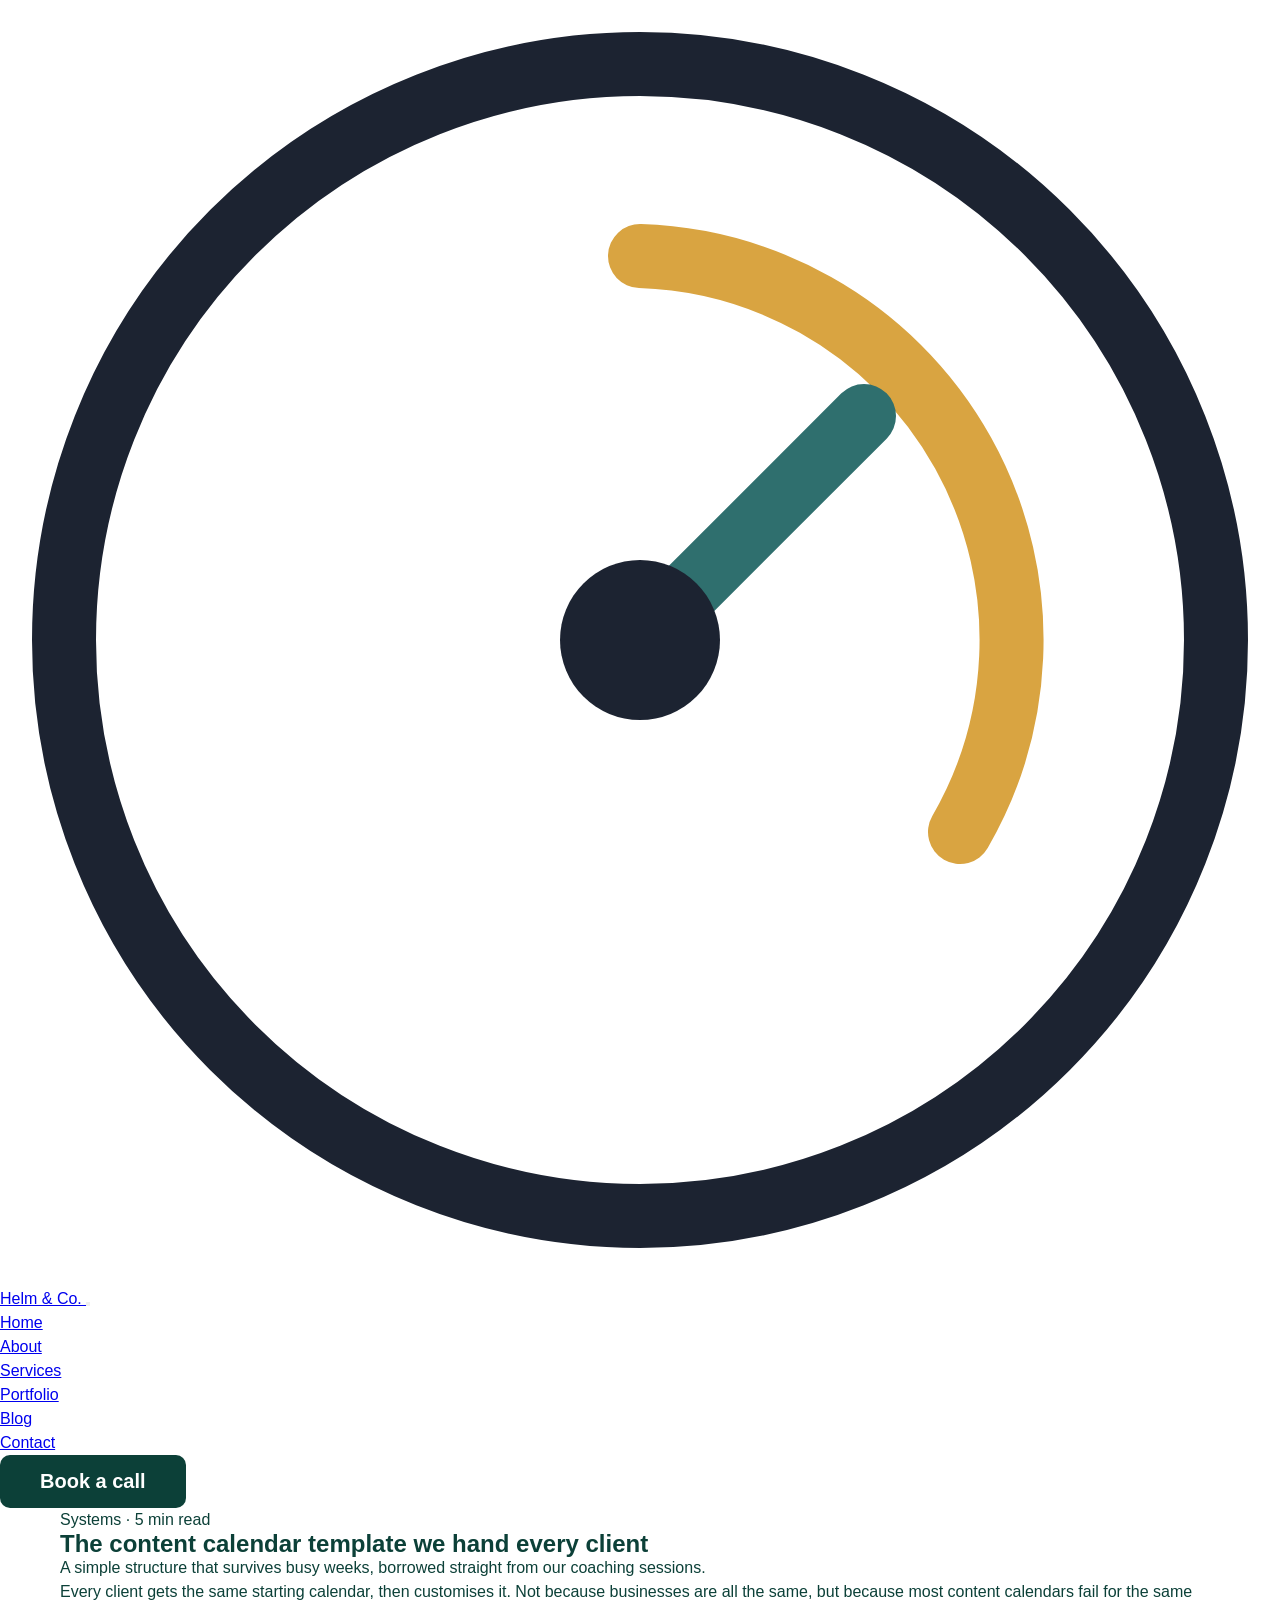
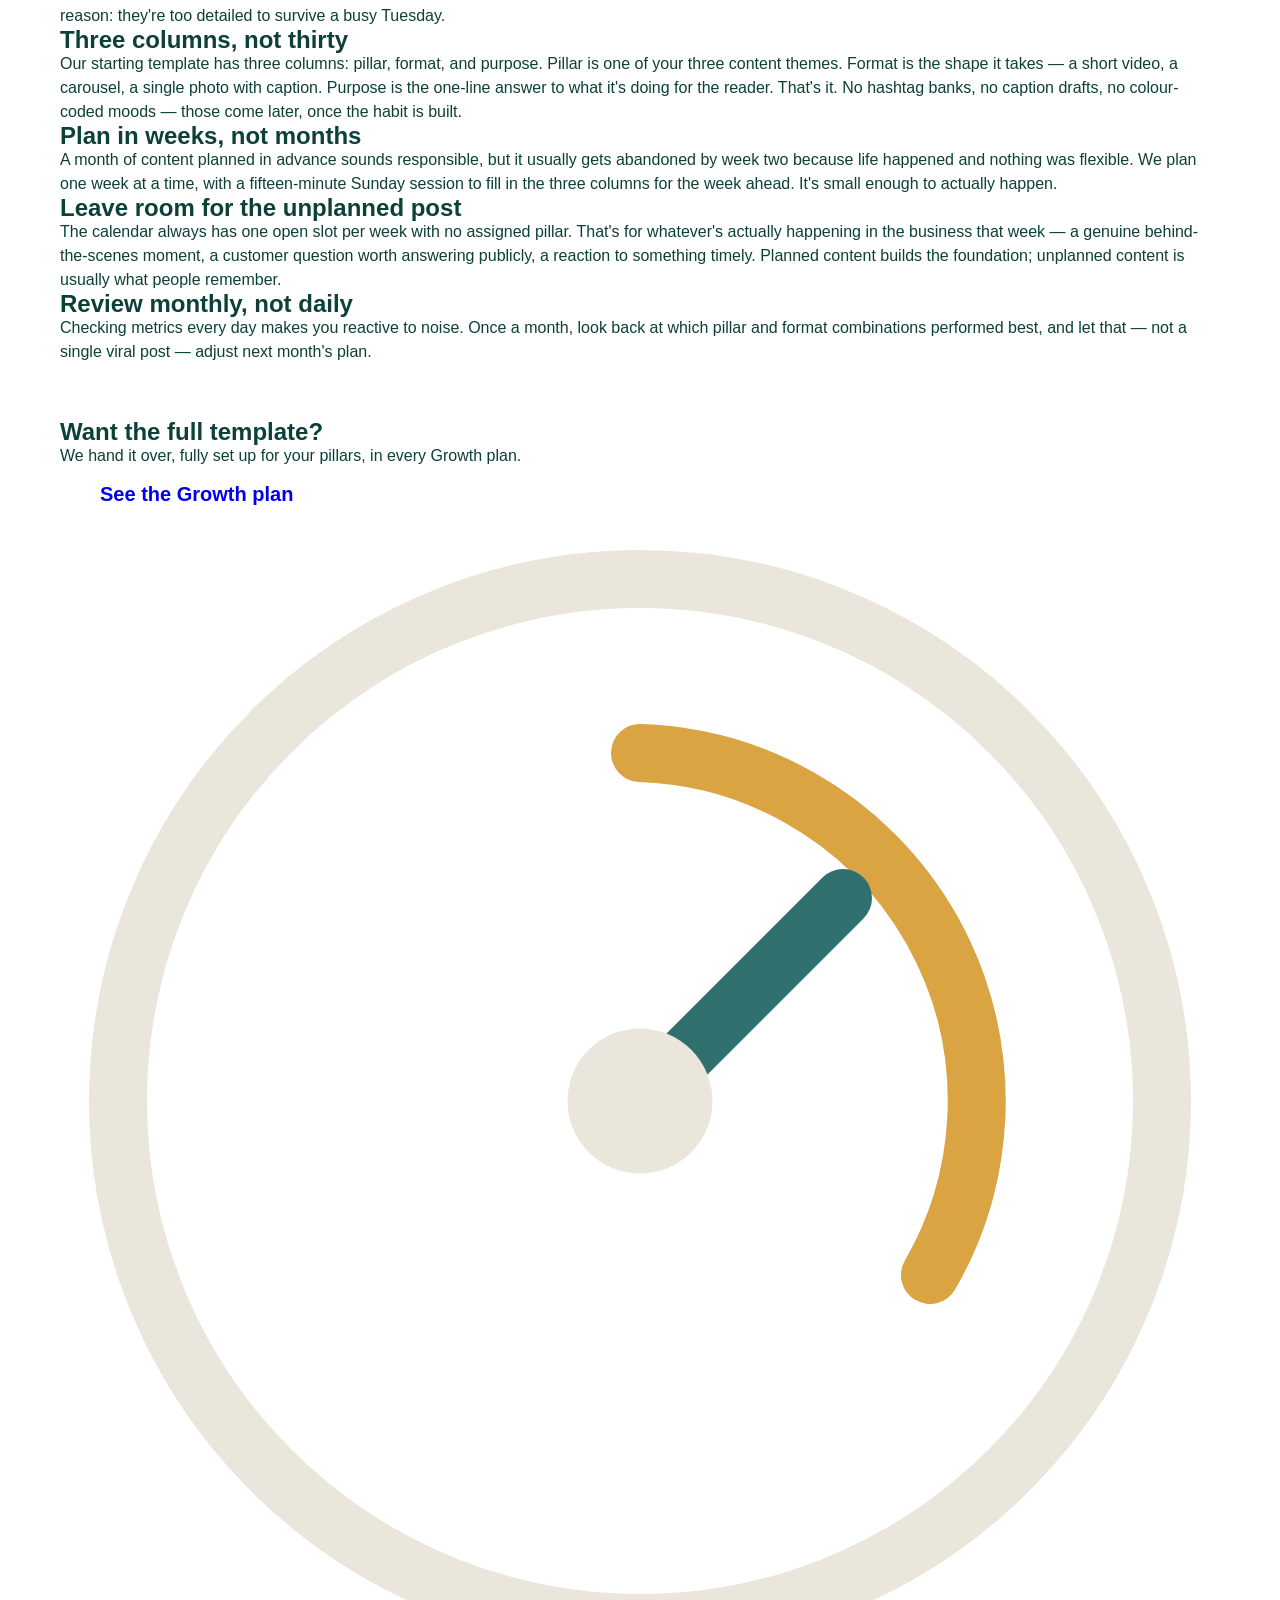
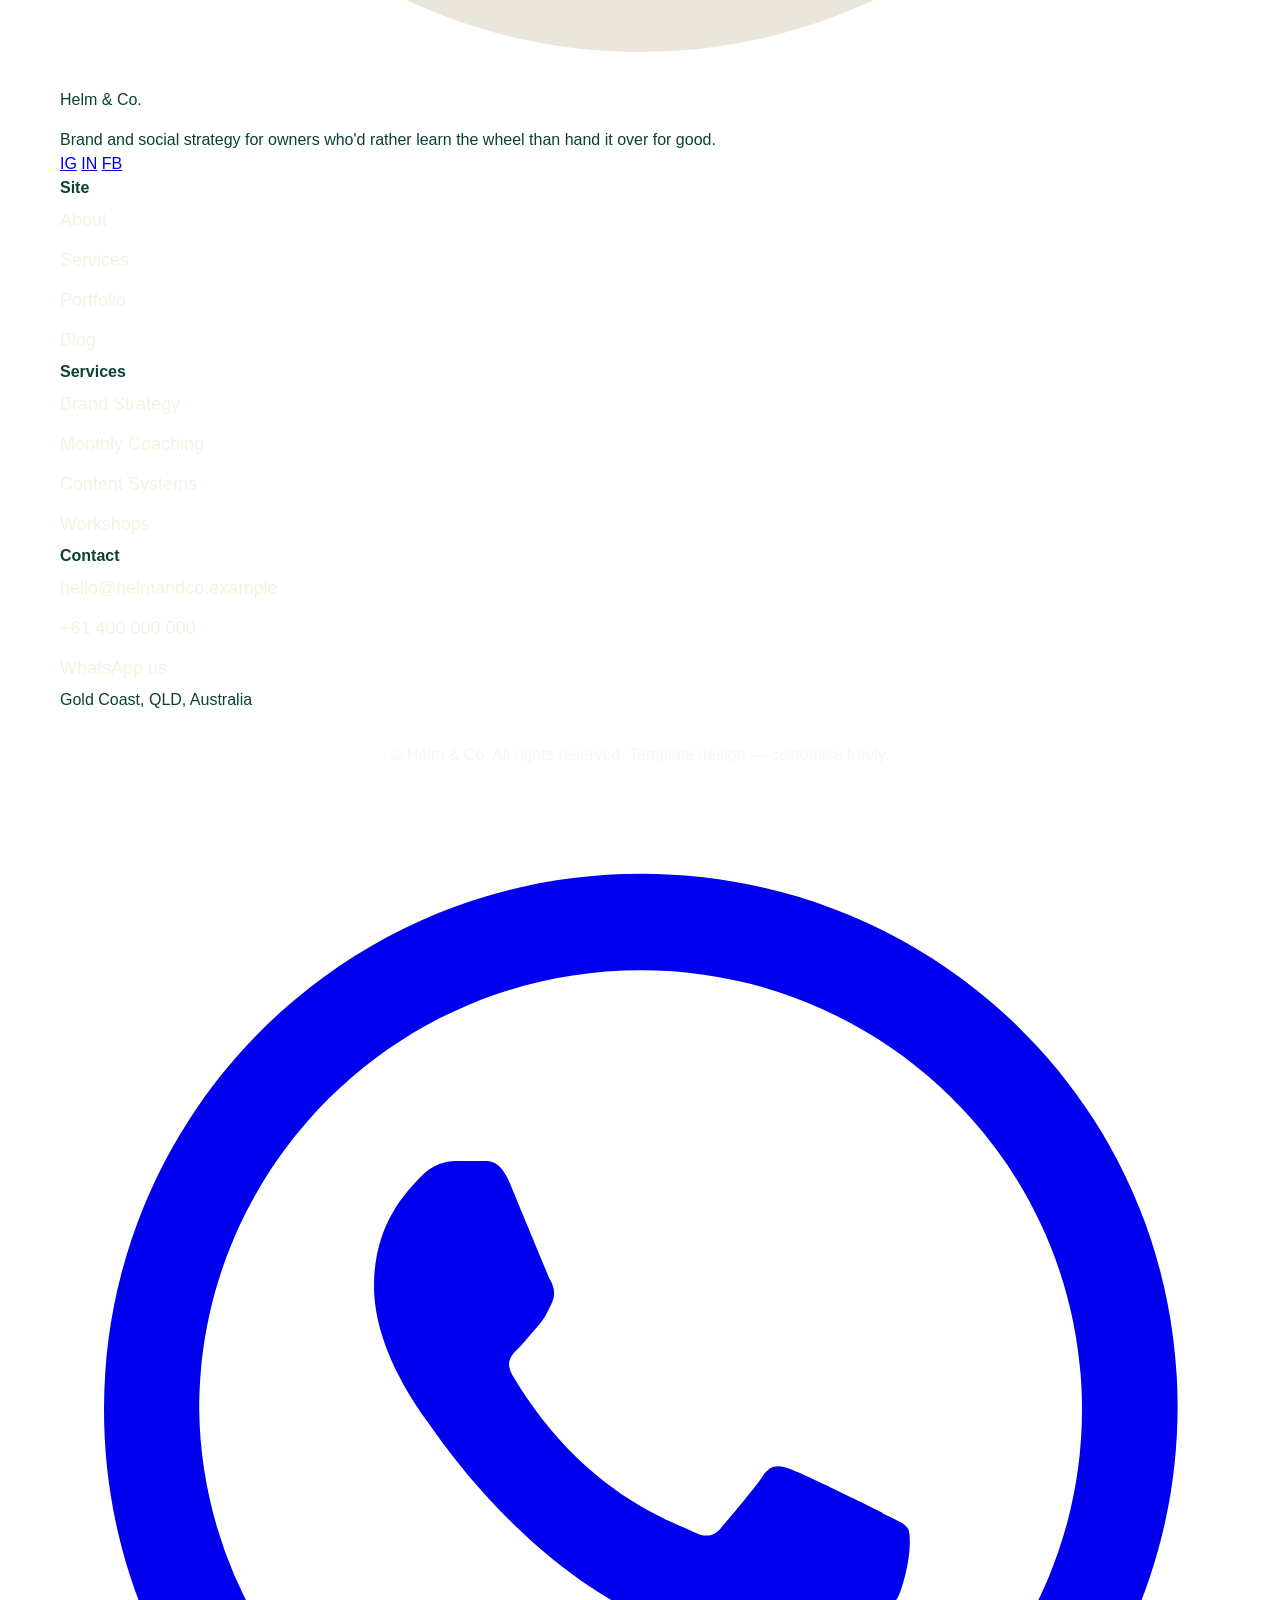
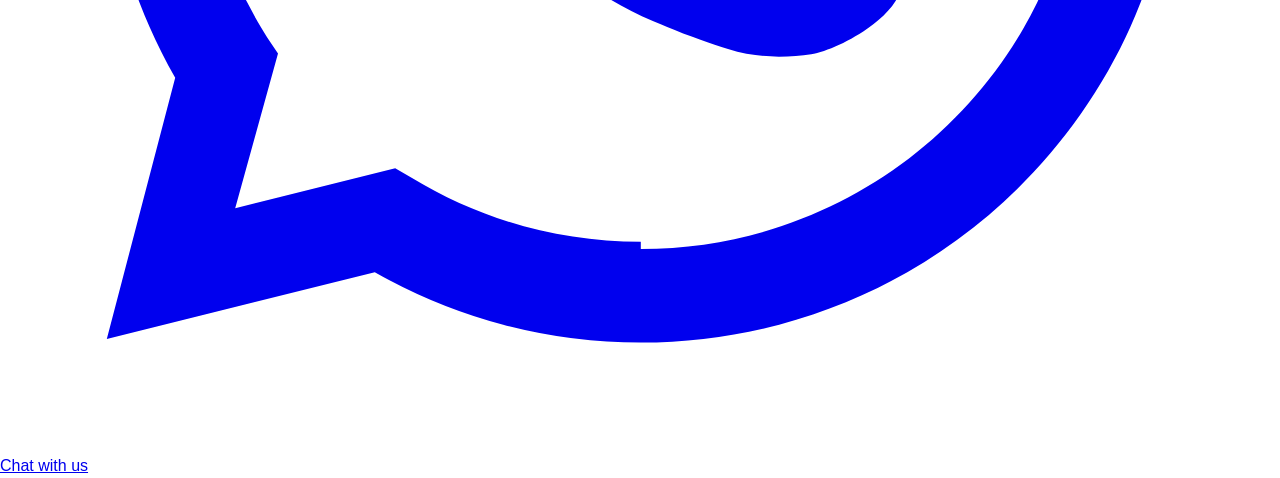
<file: blog-post-2.html>
<!doctype html>
<html lang="en">
<head>
<meta charset="UTF-8">
<meta name="viewport" content="width=device-width, initial-scale=1.0">
<title>The content calendar template we hand every client — Helm & Co.</title>
<meta name="description" content="A simple structure that survives busy weeks, borrowed straight from our coaching sessions.">
<link rel="preconnect" href="https://fonts.googleapis.com">
<link rel="preconnect" href="https://fonts.gstatic.com" crossorigin>
<link href="https://fonts.googleapis.com/css2?family=Fraunces:opsz,wght@9..144,400..600&family=Inter:wght@400;500;600&family=IBM+Plex+Mono:wght@400;500&display=swap" rel="stylesheet">
<link rel="stylesheet" href="css/styles.css">
</head>
<body>

<header class="site-header">
  <nav class="nav">
    <a href="index.html" class="brand">
      <svg class="brand-mark" viewBox="0 0 40 40" fill="none" xmlns="http://www.w3.org/2000/svg">
        <circle cx="20" cy="20" r="18" stroke="#1C2331" stroke-width="2"/>
        <path d="M20 8 A12 12 0 0 1 30 26" stroke="#D9A441" stroke-width="2" stroke-linecap="round"/>
        <line x1="20" y1="20" x2="27" y2="13" stroke="#2F6F6E" stroke-width="2" stroke-linecap="round"/>
        <circle cx="20" cy="20" r="2.5" fill="#1C2331"/>
      </svg>
      Helm&nbsp;&amp;&nbsp;Co.
    </a>
    <button class="nav-toggle" aria-label="Toggle menu" aria-expanded="false"><span></span></button>
    <ul class="nav-links">
      <li><a href="index.html">Home</a></li>
      <li><a href="about.html">About</a></li>
      <li><a href="services.html">Services</a></li>
      <li><a href="portfolio.html">Portfolio</a></li>
      <li><a href="blog.html" aria-current="page">Blog</a></li>
      <li><a href="contact.html">Contact</a></li>
    </ul>
    <div class="nav-actions"><a href="contact.html" class="btn btn-primary nav-cta">Book a call</a></div>
  </nav>
</header>

<main>
  <section class="page-header post-header">
    <div class="container">
      <span class="breadcrumb">Systems · 5 min read</span>
      <h1>The content calendar template we hand every client</h1>
      <p class="lede">A simple structure that survives busy weeks, borrowed straight from our coaching sessions.</p>
    </div>
  </section>

  <section>
    <div class="container">
      <article class="post-body">
        <p>Every client gets the same starting calendar, then customises it. Not because businesses are all the same, but because most content calendars fail for the same reason: they're too detailed to survive a busy Tuesday.</p>

        <h2>Three columns, not thirty</h2>
        <p>Our starting template has three columns: pillar, format, and purpose. Pillar is one of your three content themes. Format is the shape it takes — a short video, a carousel, a single photo with caption. Purpose is the one-line answer to what it's doing for the reader. That's it. No hashtag banks, no caption drafts, no colour-coded moods — those come later, once the habit is built.</p>

        <h2>Plan in weeks, not months</h2>
        <p>A month of content planned in advance sounds responsible, but it usually gets abandoned by week two because life happened and nothing was flexible. We plan one week at a time, with a fifteen-minute Sunday session to fill in the three columns for the week ahead. It's small enough to actually happen.</p>

        <h2>Leave room for the unplanned post</h2>
        <p>The calendar always has one open slot per week with no assigned pillar. That's for whatever's actually happening in the business that week — a genuine behind-the-scenes moment, a customer question worth answering publicly, a reaction to something timely. Planned content builds the foundation; unplanned content is usually what people remember.</p>

        <h2>Review monthly, not daily</h2>
        <p>Checking metrics every day makes you reactive to noise. Once a month, look back at which pillar and format combinations performed best, and let that — not a single viral post — adjust next month's plan.</p>
      </article>

      <div class="cta-band" style="margin-top:3.5rem;">
        <div>
          <h2>Want the full template?</h2>
          <p>We hand it over, fully set up for your pillars, in every Growth plan.</p>
        </div>
        <a href="services.html" class="btn btn-gold">See the Growth plan</a>
      </div>
    </div>
  </section>
</main>

<footer class="site-footer">
  <div class="container footer-grid">
    <div>
      <div class="brand" style="color: var(--stone); margin-bottom: 1rem;">
        <svg class="brand-mark" viewBox="0 0 40 40" fill="none" xmlns="http://www.w3.org/2000/svg">
          <circle cx="20" cy="20" r="18" stroke="#EAE6DC" stroke-width="2"/>
          <path d="M20 8 A12 12 0 0 1 30 26" stroke="#D9A441" stroke-width="2" stroke-linecap="round"/>
          <line x1="20" y1="20" x2="27" y2="13" stroke="#2F6F6E" stroke-width="2" stroke-linecap="round"/>
          <circle cx="20" cy="20" r="2.5" fill="#EAE6DC"/>
        </svg>
        Helm &amp; Co.
      </div>
      <p>Brand and social strategy for owners who'd rather learn the wheel than hand it over for good.</p>
      <div class="social-row">
        <a href="#" aria-label="Instagram">IG</a>
        <a href="#" aria-label="LinkedIn">IN</a>
        <a href="#" aria-label="Facebook">FB</a>
      </div>
    </div>
    <div>
      <h4>Site</h4>
      <ul class="footer-links">
        <li><a href="about.html">About</a></li>
        <li><a href="services.html">Services</a></li>
        <li><a href="portfolio.html">Portfolio</a></li>
        <li><a href="blog.html">Blog</a></li>
      </ul>
    </div>
    <div>
      <h4>Services</h4>
      <ul class="footer-links">
        <li><a href="services.html">Brand Strategy</a></li>
        <li><a href="services.html">Monthly Coaching</a></li>
        <li><a href="services.html">Content Systems</a></li>
        <li><a href="services.html">Workshops</a></li>
      </ul>
    </div>
    <div>
      <h4>Contact</h4>
      <ul class="footer-links">
        <li><a href="mailto:hello@helmandco.example">hello@helmandco.example</a></li>
        <li><a href="tel:+61400000000">+61 400 000 000</a></li>
        <li><a href="https://wa.me/61400000000" target="_blank" rel="noopener">WhatsApp us</a></li>
        <li>Gold Coast, QLD, Australia</li>
      </ul>
    </div>
  </div>
  <div class="container footer-bottom">
    <span>© <span id="year"></span> Helm &amp; Co. All rights reserved.</span>
    <span>Template design — customise freely.</span>
  </div>
</footer>

<a class="whatsapp-float" href="https://wa.me/61400000000?text=Hi%20Helm%20%26%20Co.%2C%20I%27d%20like%20to%20chat%20about%20my%20marketing." target="_blank" rel="noopener" aria-label="Chat on WhatsApp">
  <svg viewBox="0 0 32 32" fill="currentColor"><path d="M16.02 2.67C8.6 2.67 2.6 8.66 2.6 16.07c0 2.44.65 4.72 1.78 6.7L2.67 29.3l6.7-1.67a13.4 13.4 0 006.65 1.76c7.43 0 13.42-6 13.42-13.4S23.45 2.67 16.02 2.67zm0 24.2c-2.1 0-4.05-.58-5.73-1.6l-.41-.24-4 1 1.07-3.87-.27-.4a10.9 10.9 0 01-1.7-5.7c0-6.05 4.93-10.98 11.04-10.98 6.1 0 11.03 4.93 11.03 10.98 0 6.06-4.93 10.99-11.03 10.99zm6.03-8.23c-.33-.17-1.95-.96-2.25-1.07-.3-.11-.52-.17-.74.17-.22.33-.85 1.07-1.04 1.29-.19.22-.38.24-.71.08-.33-.17-1.4-.51-2.66-1.63-.98-.87-1.65-1.95-1.84-2.28-.19-.33-.02-.5.15-.67.15-.15.33-.38.5-.57.17-.19.22-.33.33-.55.11-.22.06-.41-.03-.58-.08-.17-.74-1.77-1.01-2.42-.27-.64-.54-.55-.74-.56h-.63c-.22 0-.58.08-.88.41-.3.33-1.15 1.12-1.15 2.73 0 1.6 1.18 3.16 1.34 3.38.17.22 2.32 3.55 5.63 4.98.79.34 1.4.55 1.88.7.79.25 1.51.21 2.08.13.63-.1 1.95-.8 2.23-1.57.27-.77.27-1.43.19-1.57-.08-.14-.3-.22-.63-.38z"/></svg>
  <span class="wa-text">Chat with us</span>
</a>

<script src="js/script.js"></script>
</body>
</html>
</file>
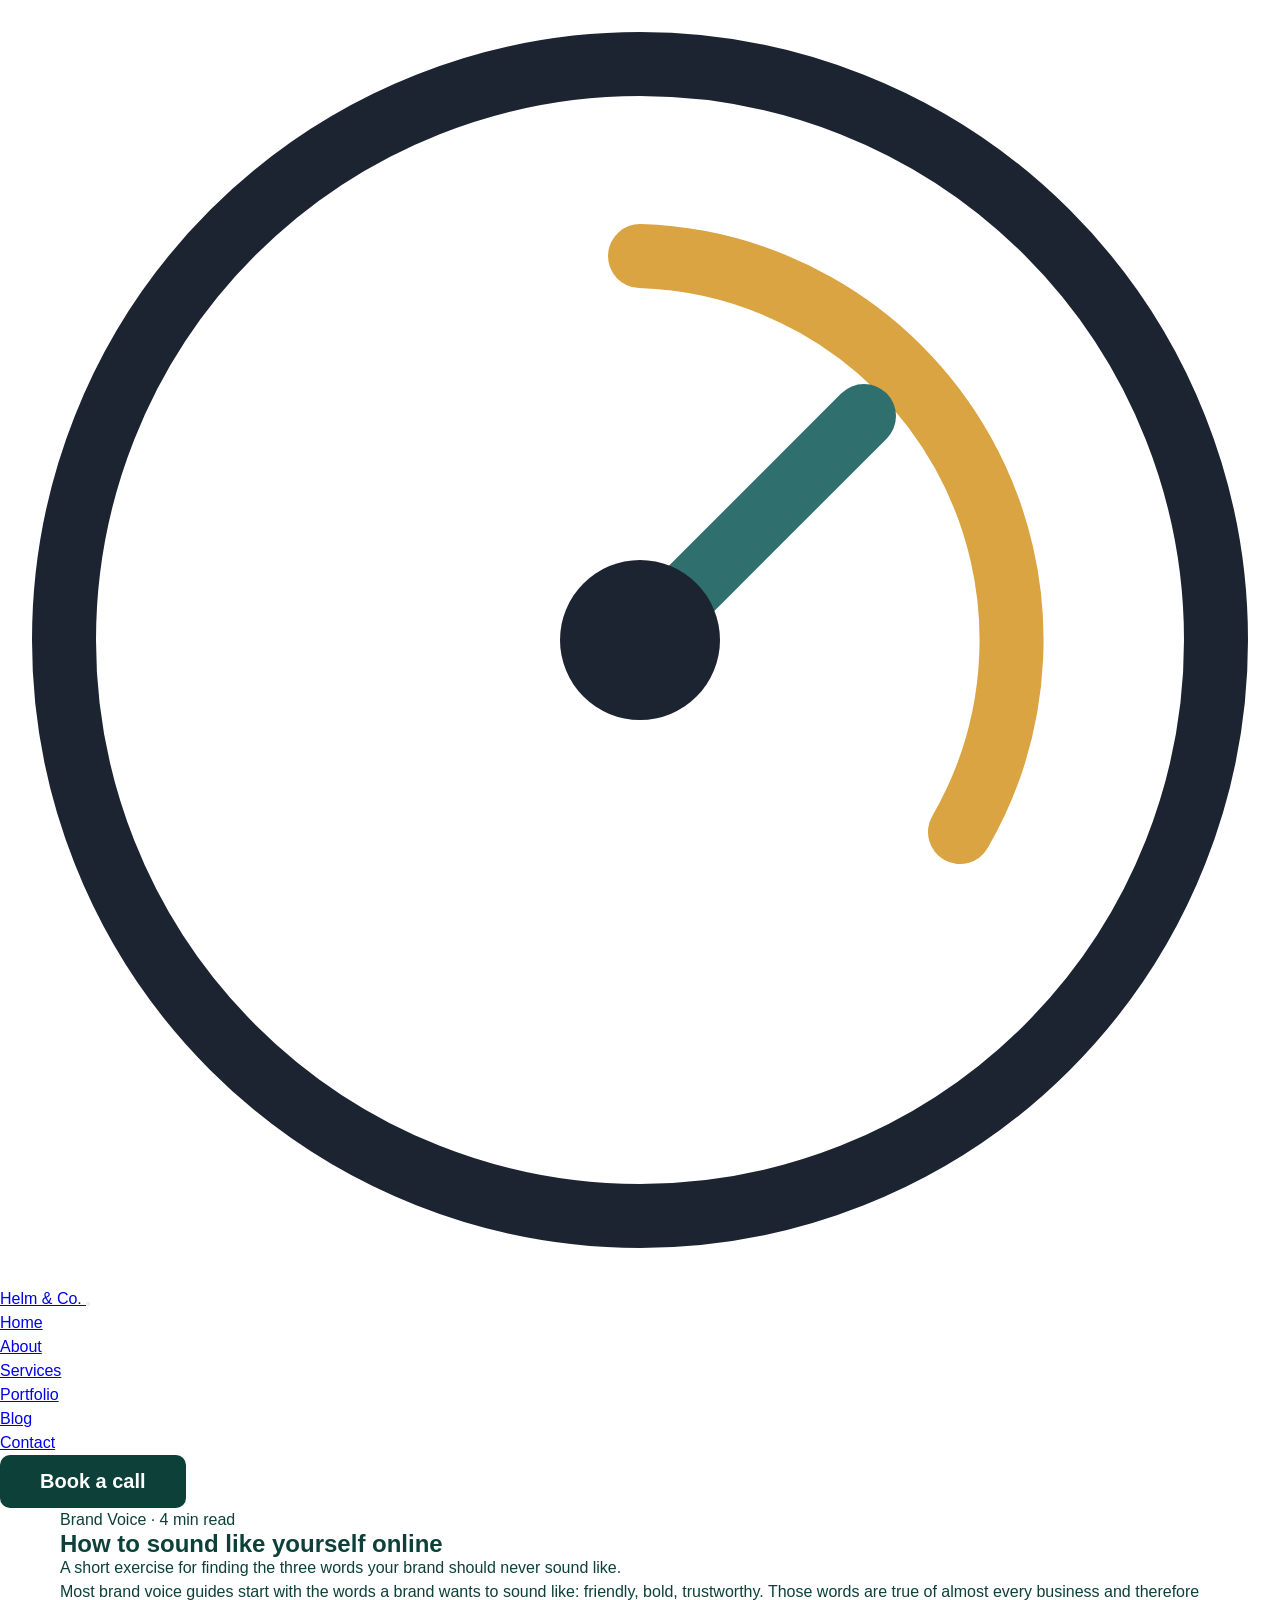
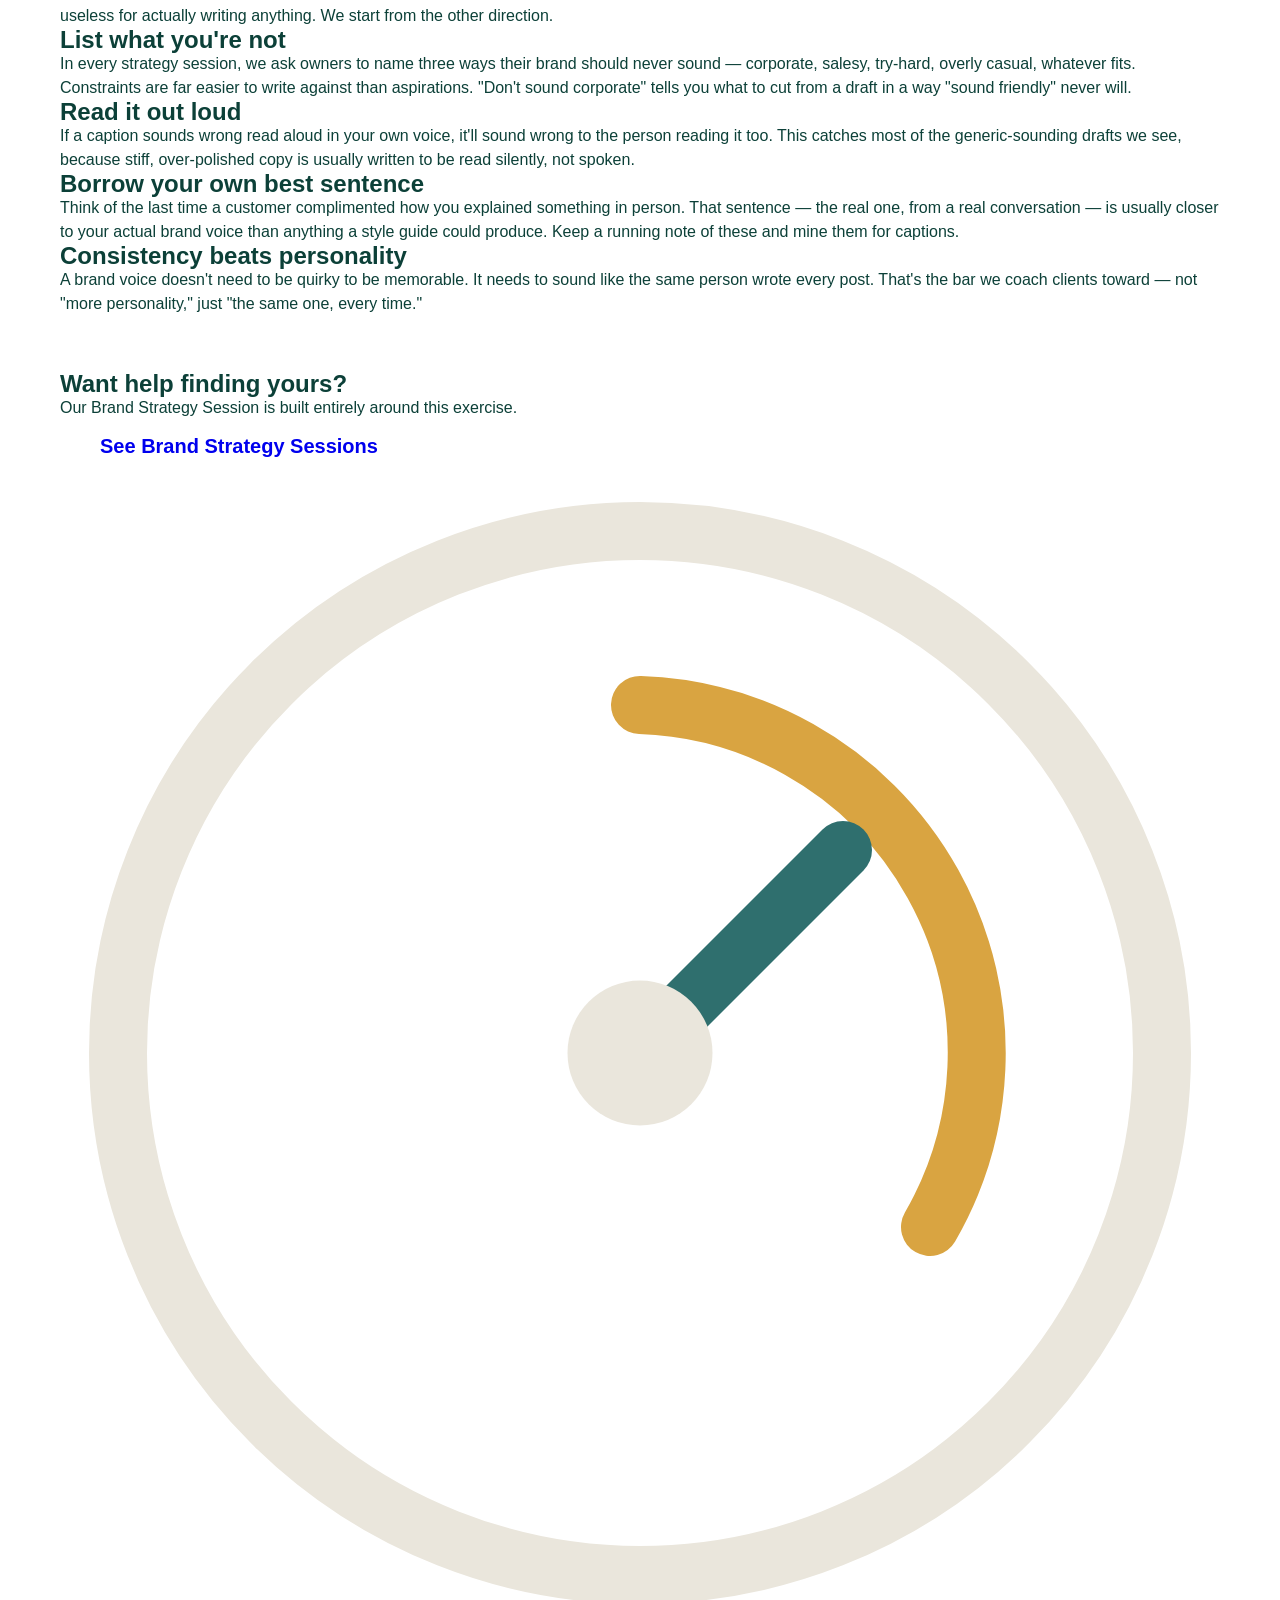
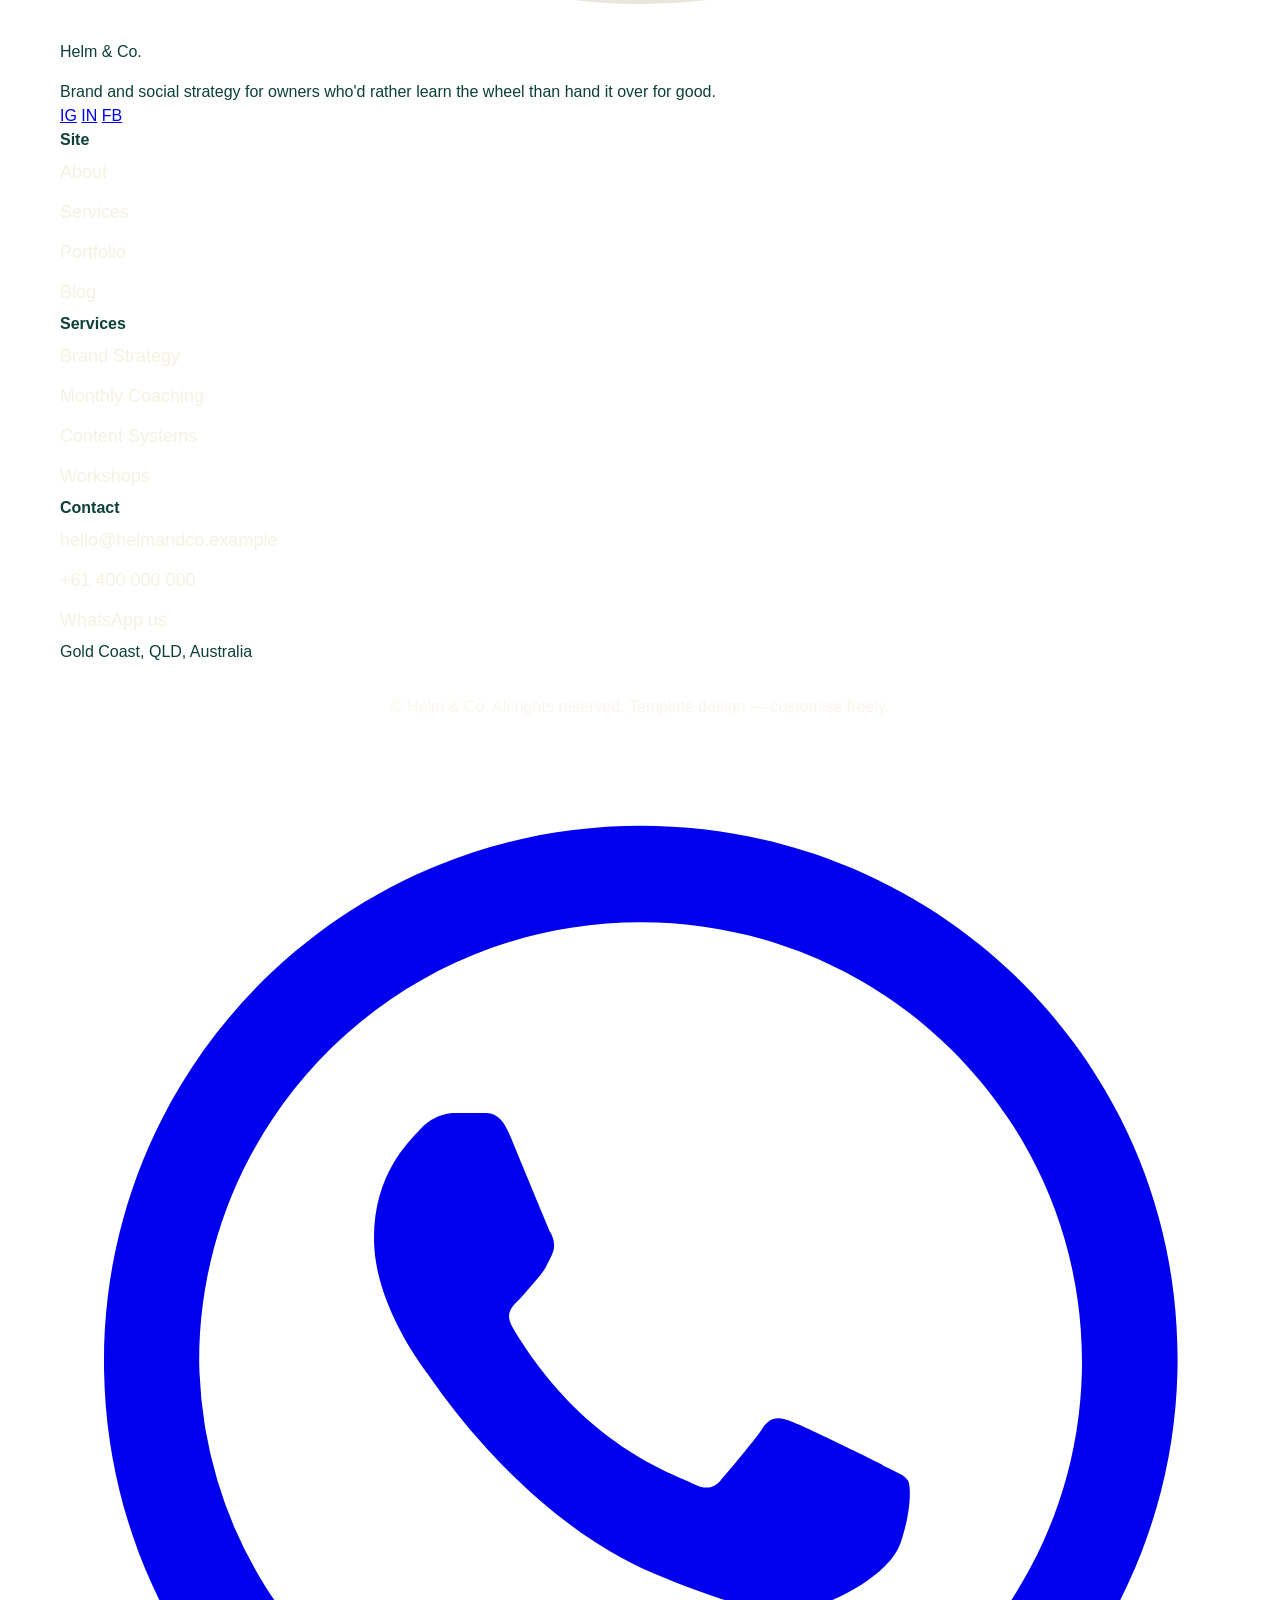
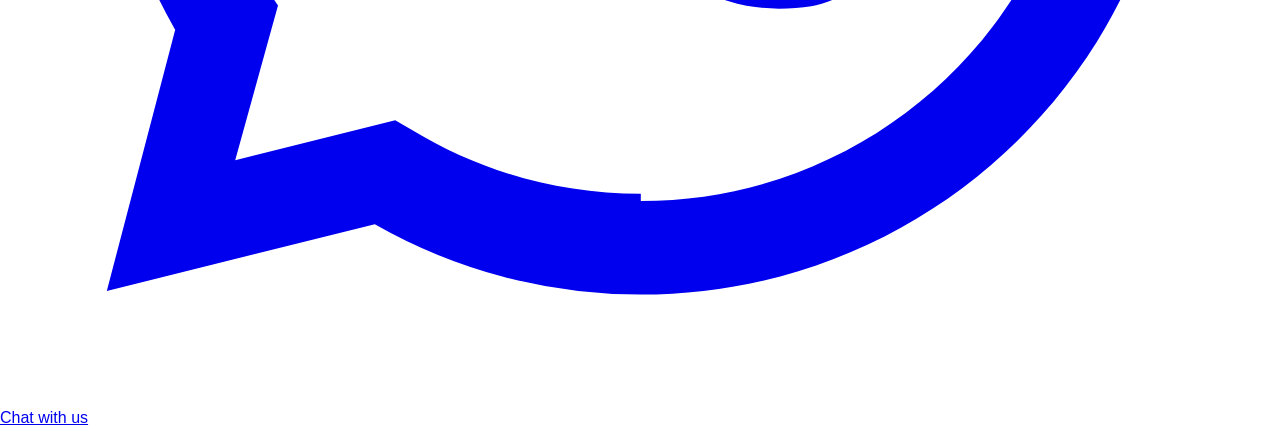
<file: blog-post-3.html>
<!doctype html>
<html lang="en">
<head>
<meta charset="UTF-8">
<meta name="viewport" content="width=device-width, initial-scale=1.0">
<title>How to sound like yourself online — Helm & Co.</title>
<meta name="description" content="A short exercise for finding the three words your brand should never sound like.">
<link rel="preconnect" href="https://fonts.googleapis.com">
<link rel="preconnect" href="https://fonts.gstatic.com" crossorigin>
<link href="https://fonts.googleapis.com/css2?family=Fraunces:opsz,wght@9..144,400..600&family=Inter:wght@400;500;600&family=IBM+Plex+Mono:wght@400;500&display=swap" rel="stylesheet">
<link rel="stylesheet" href="css/styles.css">
</head>
<body>

<header class="site-header">
  <nav class="nav">
    <a href="index.html" class="brand">
      <svg class="brand-mark" viewBox="0 0 40 40" fill="none" xmlns="http://www.w3.org/2000/svg">
        <circle cx="20" cy="20" r="18" stroke="#1C2331" stroke-width="2"/>
        <path d="M20 8 A12 12 0 0 1 30 26" stroke="#D9A441" stroke-width="2" stroke-linecap="round"/>
        <line x1="20" y1="20" x2="27" y2="13" stroke="#2F6F6E" stroke-width="2" stroke-linecap="round"/>
        <circle cx="20" cy="20" r="2.5" fill="#1C2331"/>
      </svg>
      Helm&nbsp;&amp;&nbsp;Co.
    </a>
    <button class="nav-toggle" aria-label="Toggle menu" aria-expanded="false"><span></span></button>
    <ul class="nav-links">
      <li><a href="index.html">Home</a></li>
      <li><a href="about.html">About</a></li>
      <li><a href="services.html">Services</a></li>
      <li><a href="portfolio.html">Portfolio</a></li>
      <li><a href="blog.html" aria-current="page">Blog</a></li>
      <li><a href="contact.html">Contact</a></li>
    </ul>
    <div class="nav-actions"><a href="contact.html" class="btn btn-primary nav-cta">Book a call</a></div>
  </nav>
</header>

<main>
  <section class="page-header post-header">
    <div class="container">
      <span class="breadcrumb">Brand Voice · 4 min read</span>
      <h1>How to sound like yourself online</h1>
      <p class="lede">A short exercise for finding the three words your brand should never sound like.</p>
    </div>
  </section>

  <section>
    <div class="container">
      <article class="post-body">
        <p>Most brand voice guides start with the words a brand wants to sound like: friendly, bold, trustworthy. Those words are true of almost every business and therefore useless for actually writing anything. We start from the other direction.</p>

        <h2>List what you're not</h2>
        <p>In every strategy session, we ask owners to name three ways their brand should never sound — corporate, salesy, try-hard, overly casual, whatever fits. Constraints are far easier to write against than aspirations. "Don't sound corporate" tells you what to cut from a draft in a way "sound friendly" never will.</p>

        <h2>Read it out loud</h2>
        <p>If a caption sounds wrong read aloud in your own voice, it'll sound wrong to the person reading it too. This catches most of the generic-sounding drafts we see, because stiff, over-polished copy is usually written to be read silently, not spoken.</p>

        <h2>Borrow your own best sentence</h2>
        <p>Think of the last time a customer complimented how you explained something in person. That sentence — the real one, from a real conversation — is usually closer to your actual brand voice than anything a style guide could produce. Keep a running note of these and mine them for captions.</p>

        <h2>Consistency beats personality</h2>
        <p>A brand voice doesn't need to be quirky to be memorable. It needs to sound like the same person wrote every post. That's the bar we coach clients toward — not "more personality," just "the same one, every time."</p>
      </article>

      <div class="cta-band" style="margin-top:3.5rem;">
        <div>
          <h2>Want help finding yours?</h2>
          <p>Our Brand Strategy Session is built entirely around this exercise.</p>
        </div>
        <a href="services.html" class="btn btn-gold">See Brand Strategy Sessions</a>
      </div>
    </div>
  </section>
</main>

<footer class="site-footer">
  <div class="container footer-grid">
    <div>
      <div class="brand" style="color: var(--stone); margin-bottom: 1rem;">
        <svg class="brand-mark" viewBox="0 0 40 40" fill="none" xmlns="http://www.w3.org/2000/svg">
          <circle cx="20" cy="20" r="18" stroke="#EAE6DC" stroke-width="2"/>
          <path d="M20 8 A12 12 0 0 1 30 26" stroke="#D9A441" stroke-width="2" stroke-linecap="round"/>
          <line x1="20" y1="20" x2="27" y2="13" stroke="#2F6F6E" stroke-width="2" stroke-linecap="round"/>
          <circle cx="20" cy="20" r="2.5" fill="#EAE6DC"/>
        </svg>
        Helm &amp; Co.
      </div>
      <p>Brand and social strategy for owners who'd rather learn the wheel than hand it over for good.</p>
      <div class="social-row">
        <a href="#" aria-label="Instagram">IG</a>
        <a href="#" aria-label="LinkedIn">IN</a>
        <a href="#" aria-label="Facebook">FB</a>
      </div>
    </div>
    <div>
      <h4>Site</h4>
      <ul class="footer-links">
        <li><a href="about.html">About</a></li>
        <li><a href="services.html">Services</a></li>
        <li><a href="portfolio.html">Portfolio</a></li>
        <li><a href="blog.html">Blog</a></li>
      </ul>
    </div>
    <div>
      <h4>Services</h4>
      <ul class="footer-links">
        <li><a href="services.html">Brand Strategy</a></li>
        <li><a href="services.html">Monthly Coaching</a></li>
        <li><a href="services.html">Content Systems</a></li>
        <li><a href="services.html">Workshops</a></li>
      </ul>
    </div>
    <div>
      <h4>Contact</h4>
      <ul class="footer-links">
        <li><a href="mailto:hello@helmandco.example">hello@helmandco.example</a></li>
        <li><a href="tel:+61400000000">+61 400 000 000</a></li>
        <li><a href="https://wa.me/61400000000" target="_blank" rel="noopener">WhatsApp us</a></li>
        <li>Gold Coast, QLD, Australia</li>
      </ul>
    </div>
  </div>
  <div class="container footer-bottom">
    <span>© <span id="year"></span> Helm &amp; Co. All rights reserved.</span>
    <span>Template design — customise freely.</span>
  </div>
</footer>

<a class="whatsapp-float" href="https://wa.me/61400000000?text=Hi%20Helm%20%26%20Co.%2C%20I%27d%20like%20to%20chat%20about%20my%20marketing." target="_blank" rel="noopener" aria-label="Chat on WhatsApp">
  <svg viewBox="0 0 32 32" fill="currentColor"><path d="M16.02 2.67C8.6 2.67 2.6 8.66 2.6 16.07c0 2.44.65 4.72 1.78 6.7L2.67 29.3l6.7-1.67a13.4 13.4 0 006.65 1.76c7.43 0 13.42-6 13.42-13.4S23.45 2.67 16.02 2.67zm0 24.2c-2.1 0-4.05-.58-5.73-1.6l-.41-.24-4 1 1.07-3.87-.27-.4a10.9 10.9 0 01-1.7-5.7c0-6.05 4.93-10.98 11.04-10.98 6.1 0 11.03 4.93 11.03 10.98 0 6.06-4.93 10.99-11.03 10.99zm6.03-8.23c-.33-.17-1.95-.96-2.25-1.07-.3-.11-.52-.17-.74.17-.22.33-.85 1.07-1.04 1.29-.19.22-.38.24-.71.08-.33-.17-1.4-.51-2.66-1.63-.98-.87-1.65-1.95-1.84-2.28-.19-.33-.02-.5.15-.67.15-.15.33-.38.5-.57.17-.19.22-.33.33-.55.11-.22.06-.41-.03-.58-.08-.17-.74-1.77-1.01-2.42-.27-.64-.54-.55-.74-.56h-.63c-.22 0-.58.08-.88.41-.3.33-1.15 1.12-1.15 2.73 0 1.6 1.18 3.16 1.34 3.38.17.22 2.32 3.55 5.63 4.98.79.34 1.4.55 1.88.7.79.25 1.51.21 2.08.13.63-.1 1.95-.8 2.23-1.57.27-.77.27-1.43.19-1.57-.08-.14-.3-.22-.63-.38z"/></svg>
  <span class="wa-text">Chat with us</span>
</a>

<script src="js/script.js"></script>
</body>
</html>
</file>
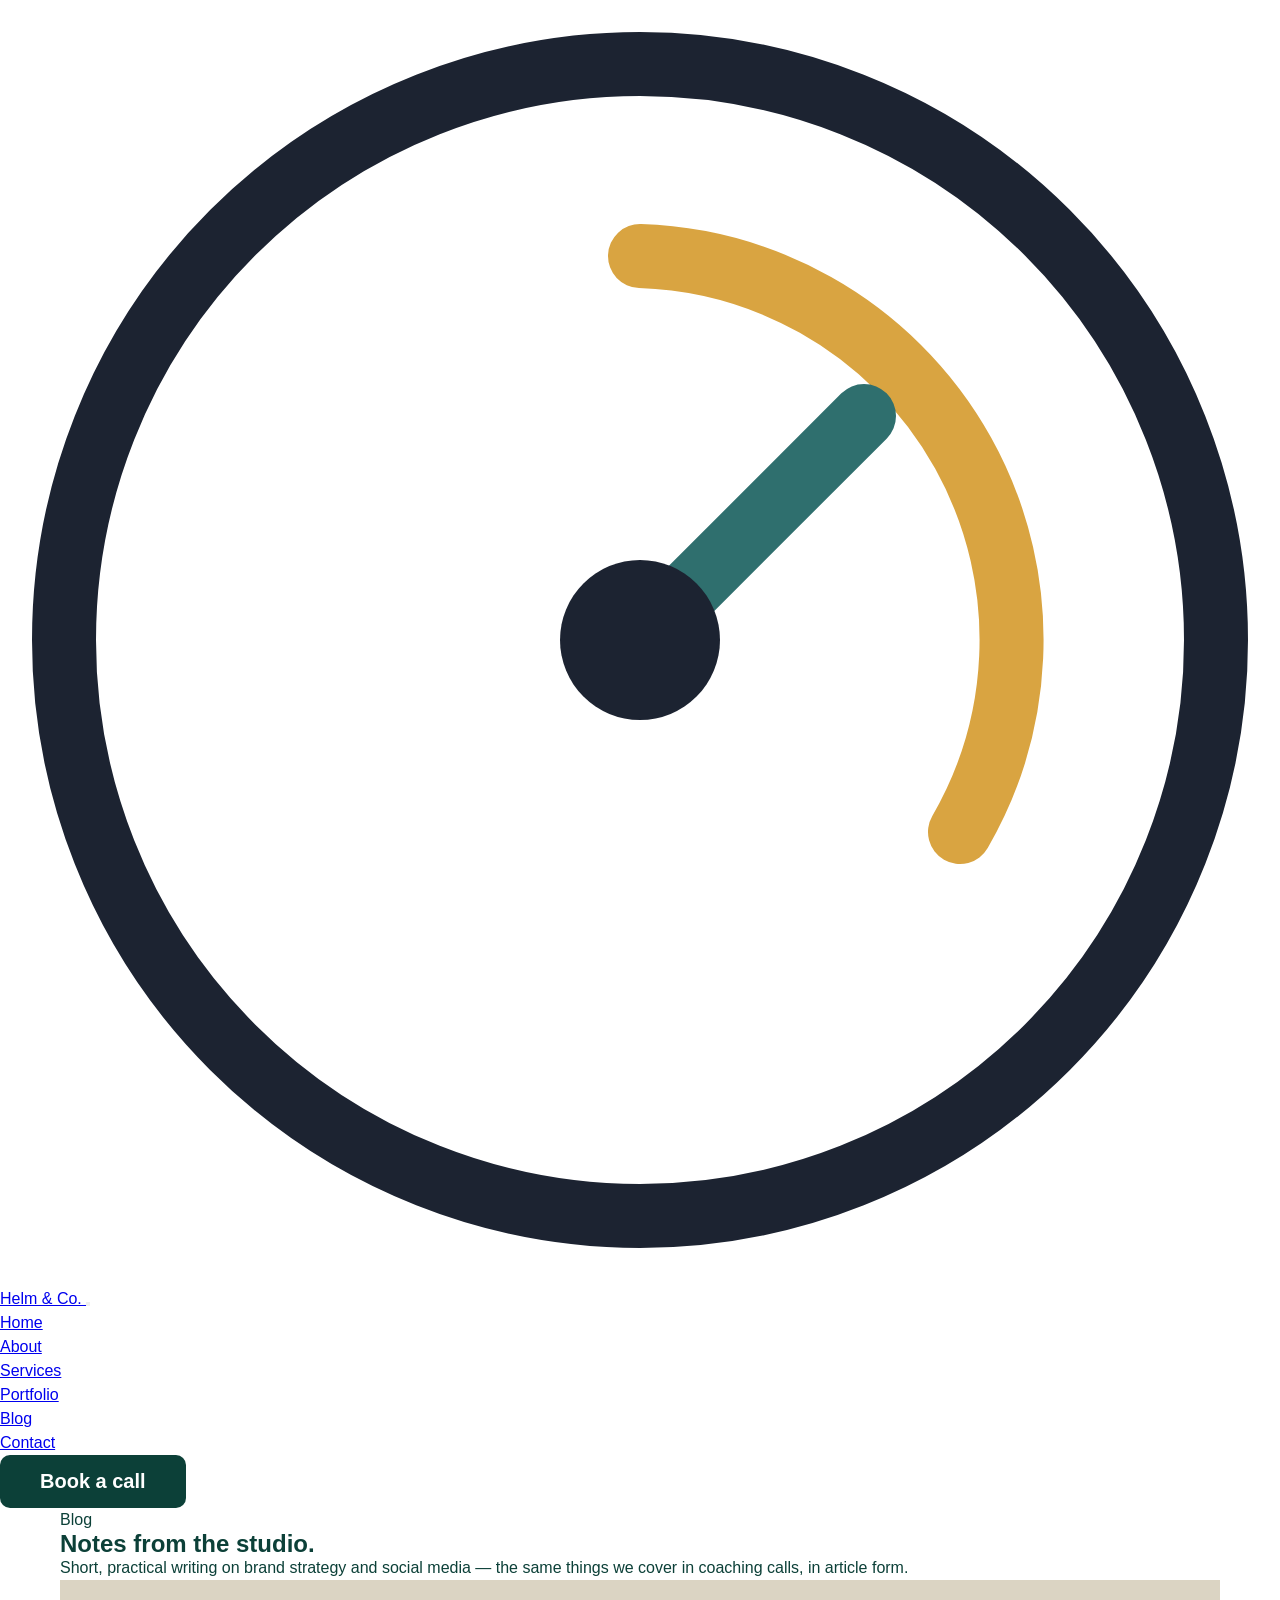
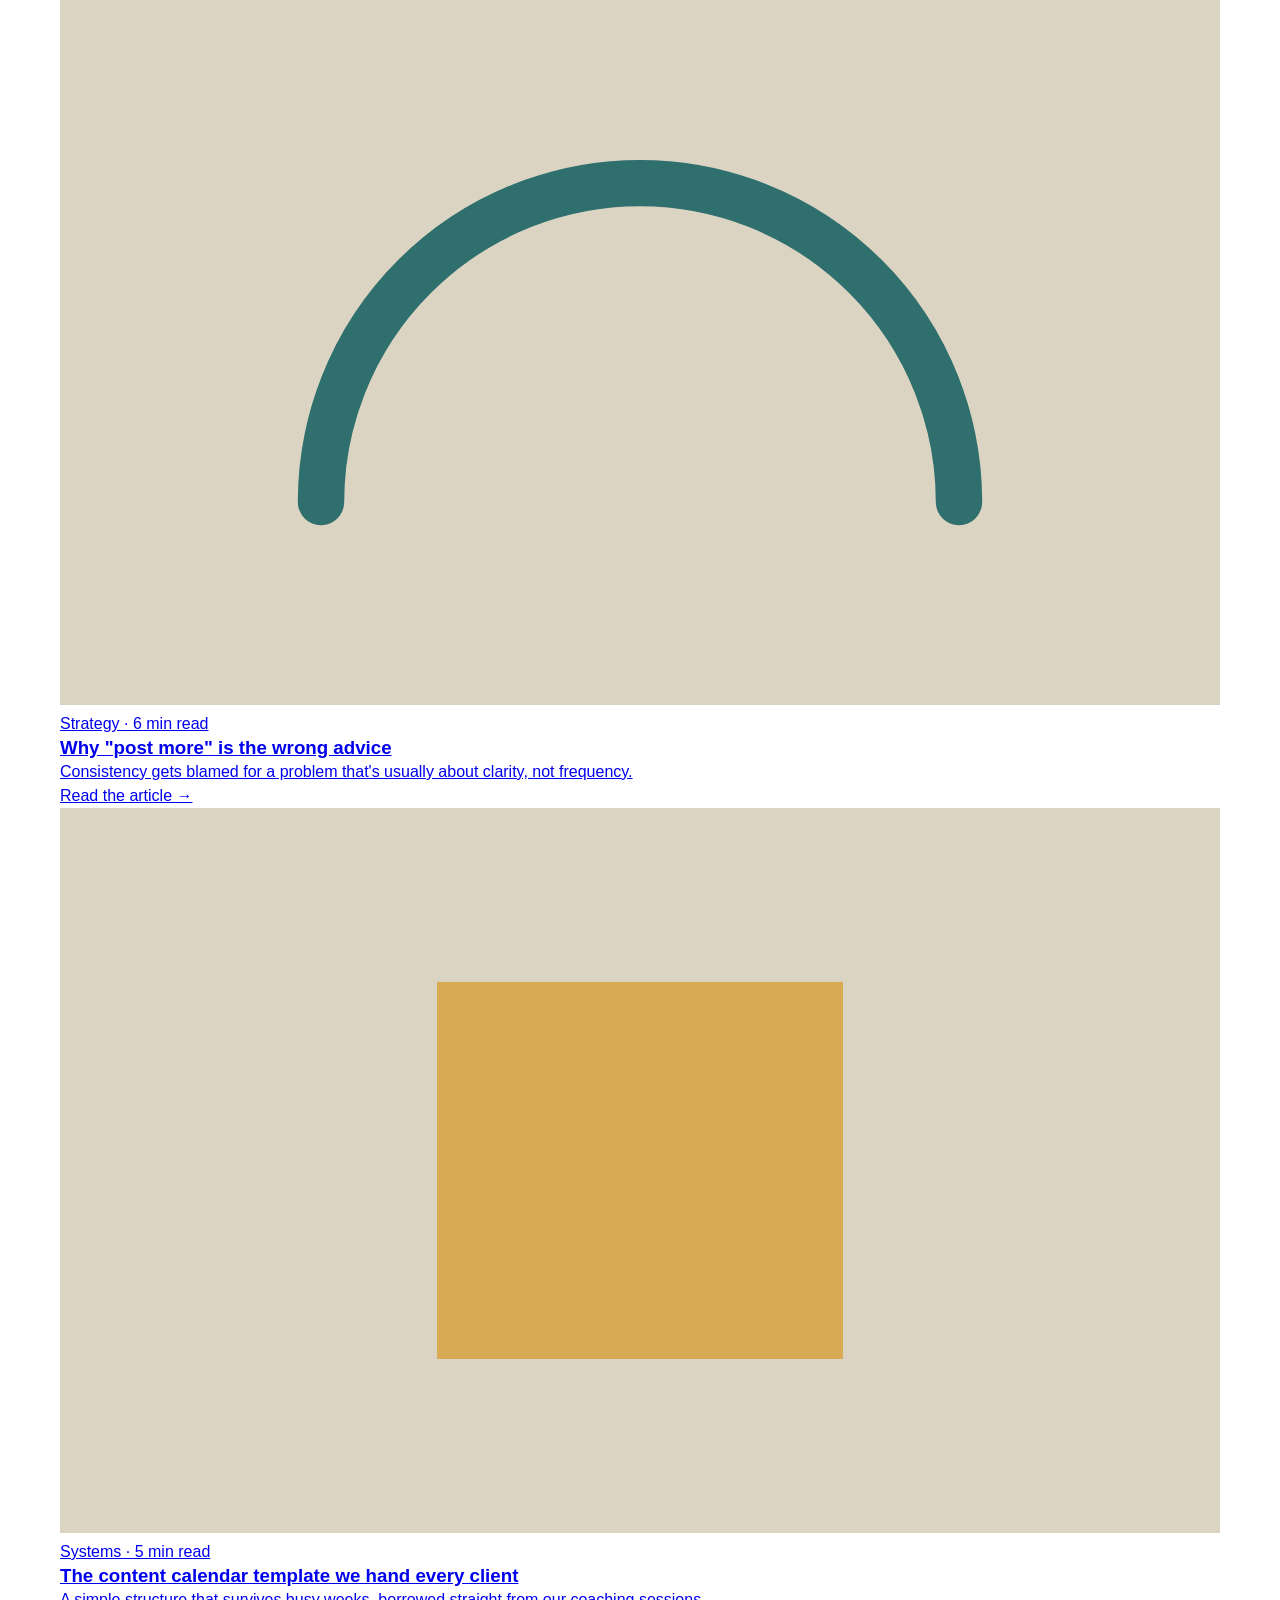
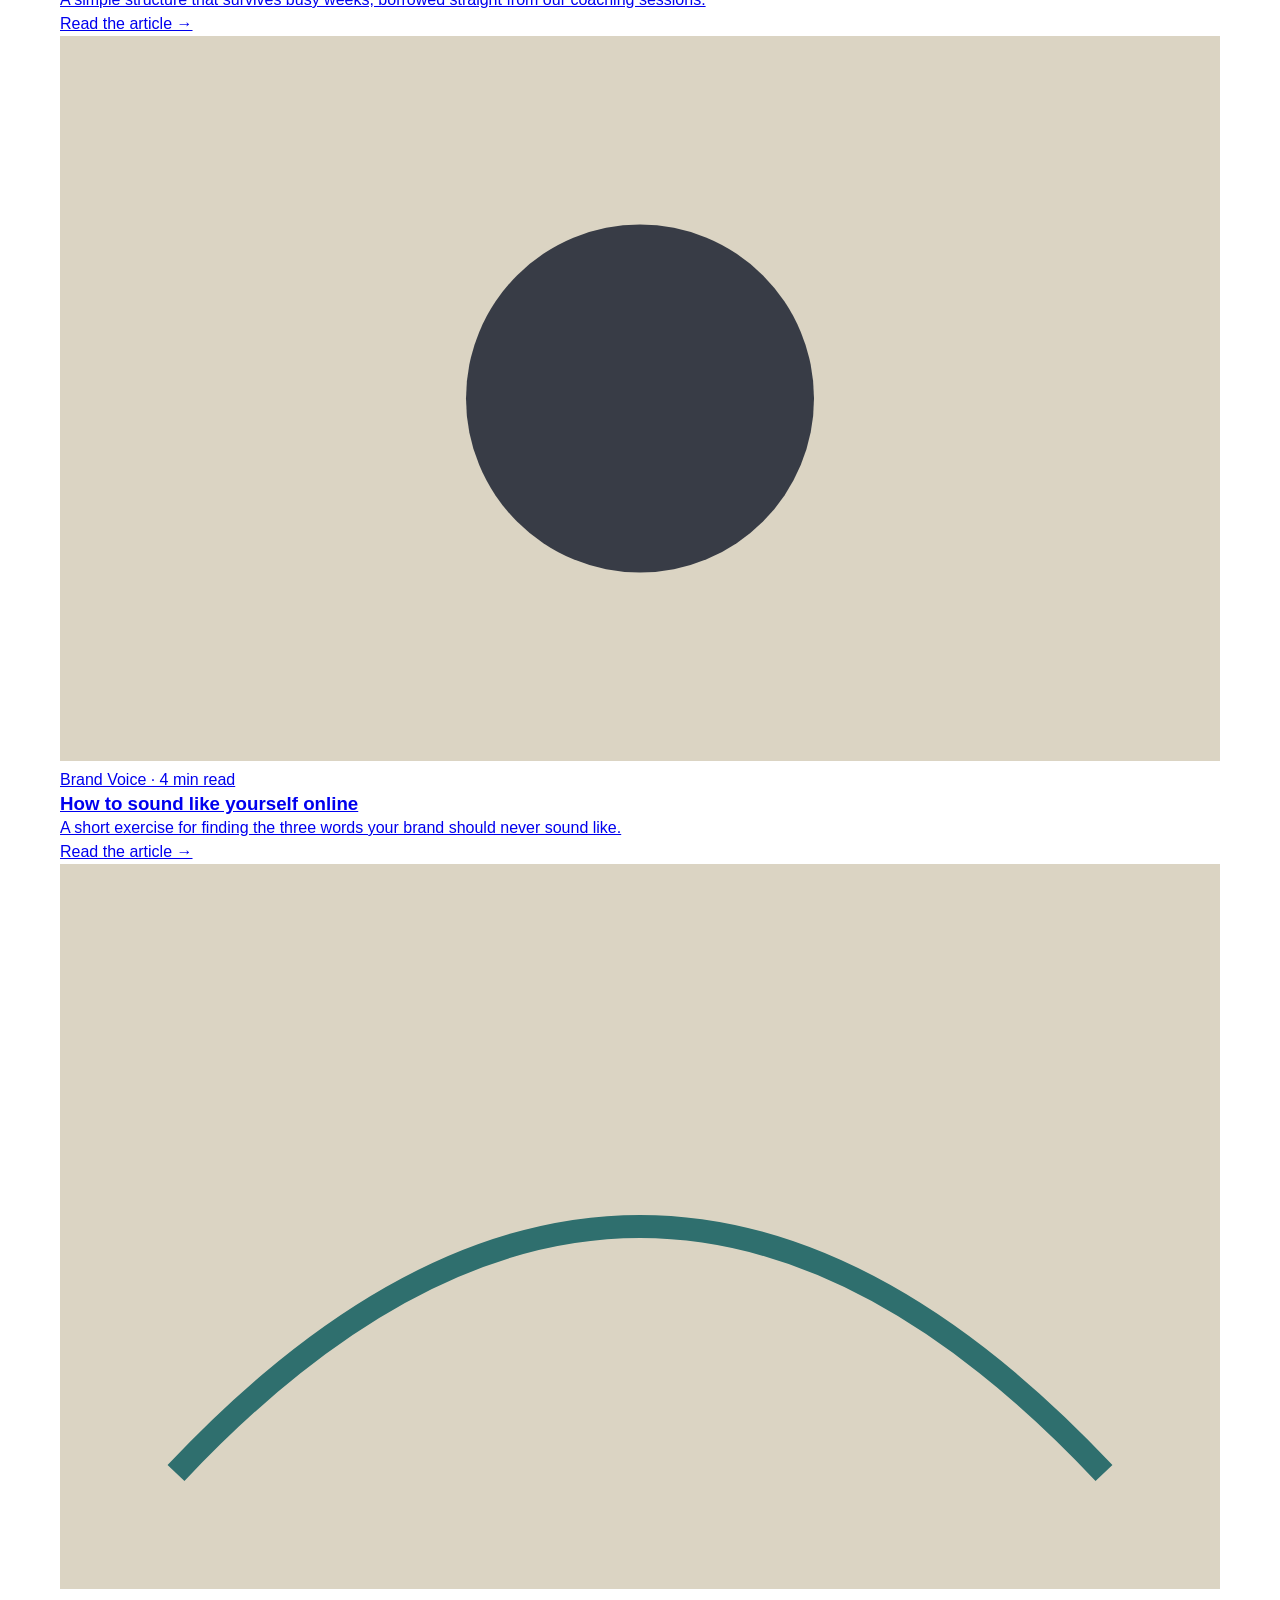
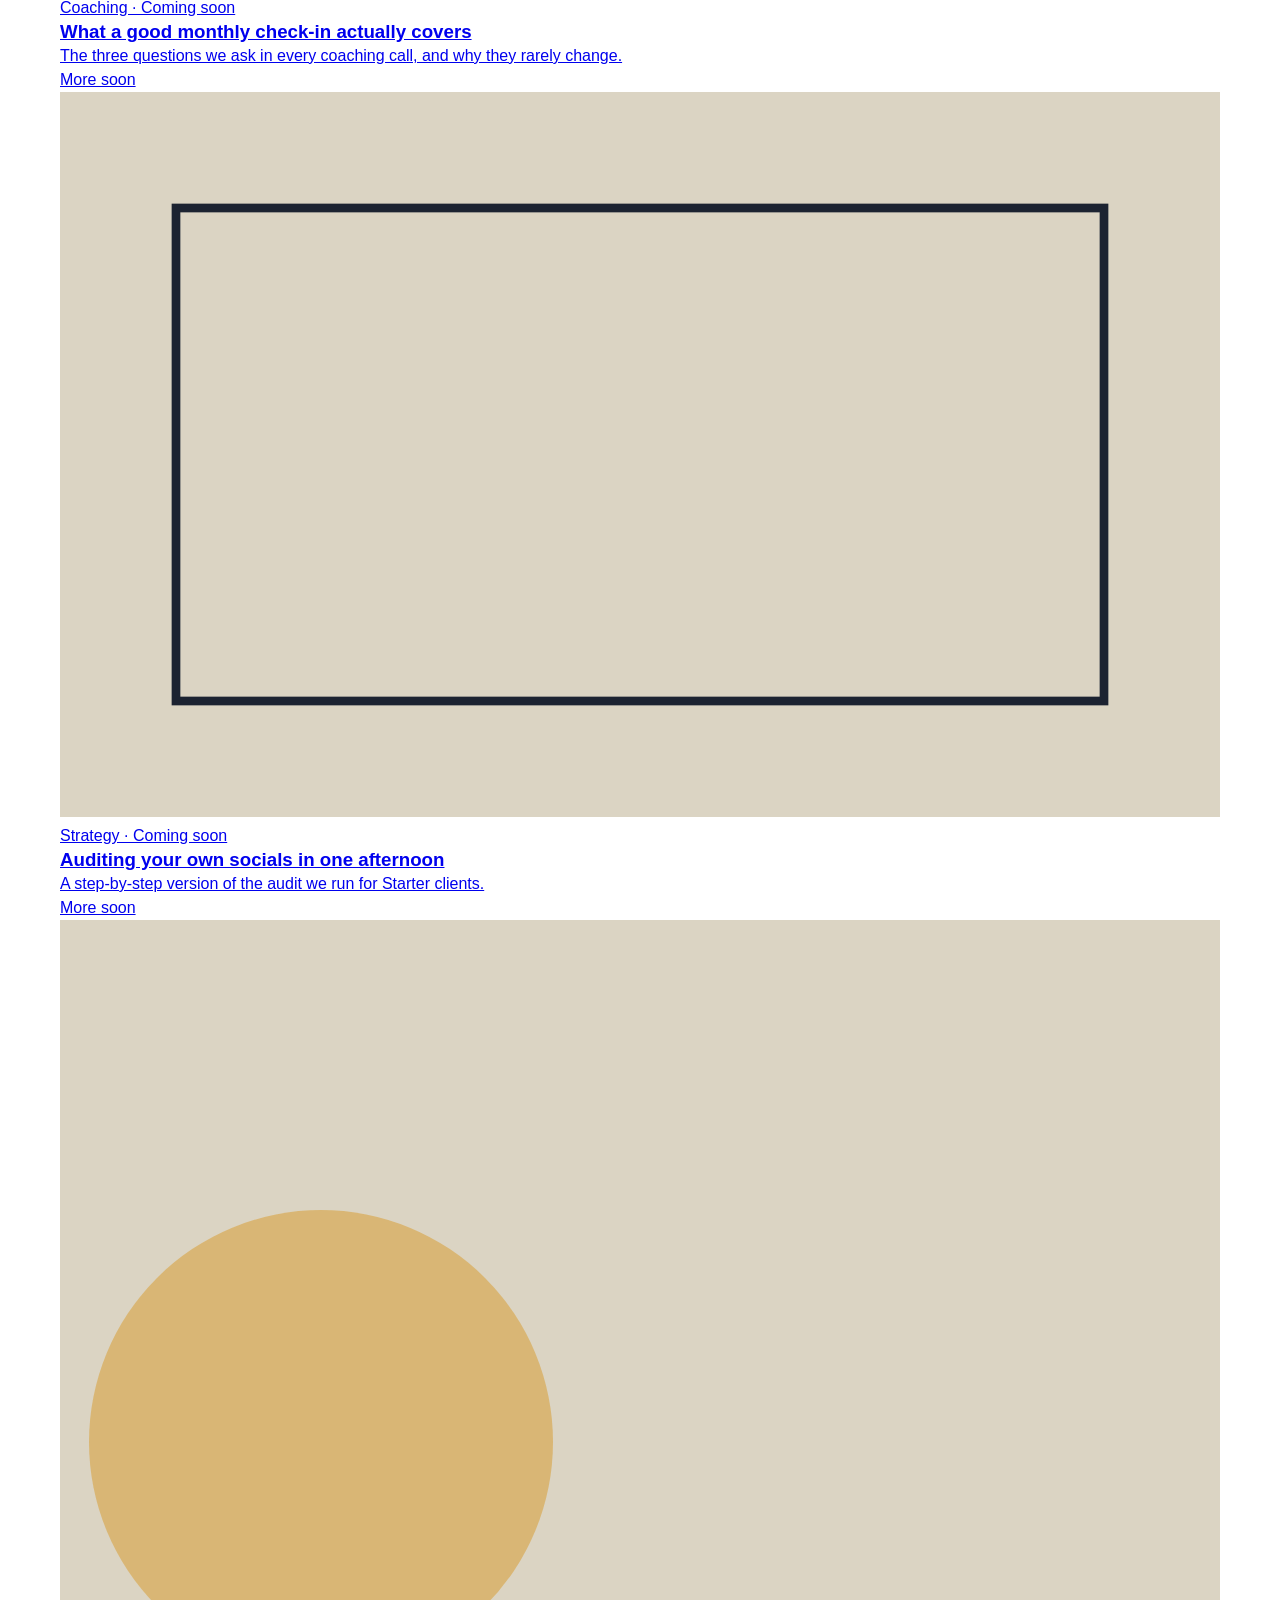
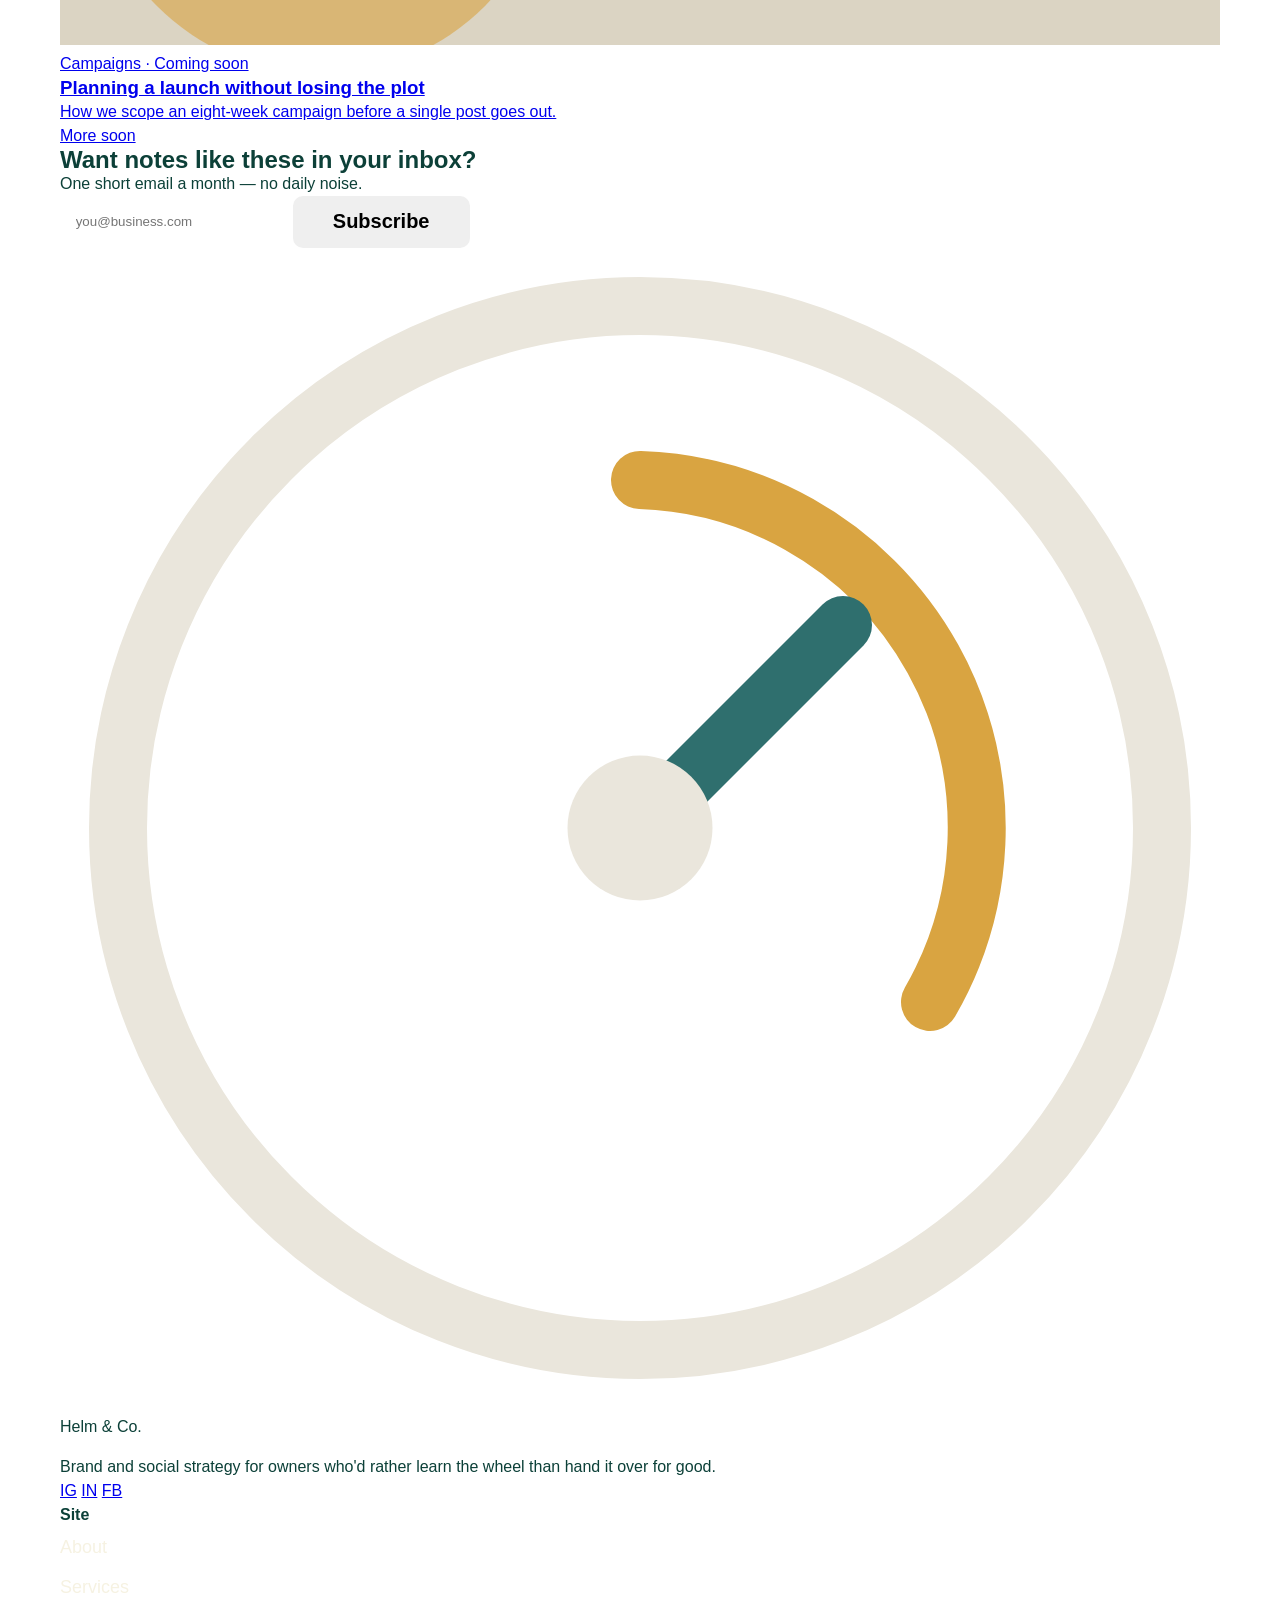
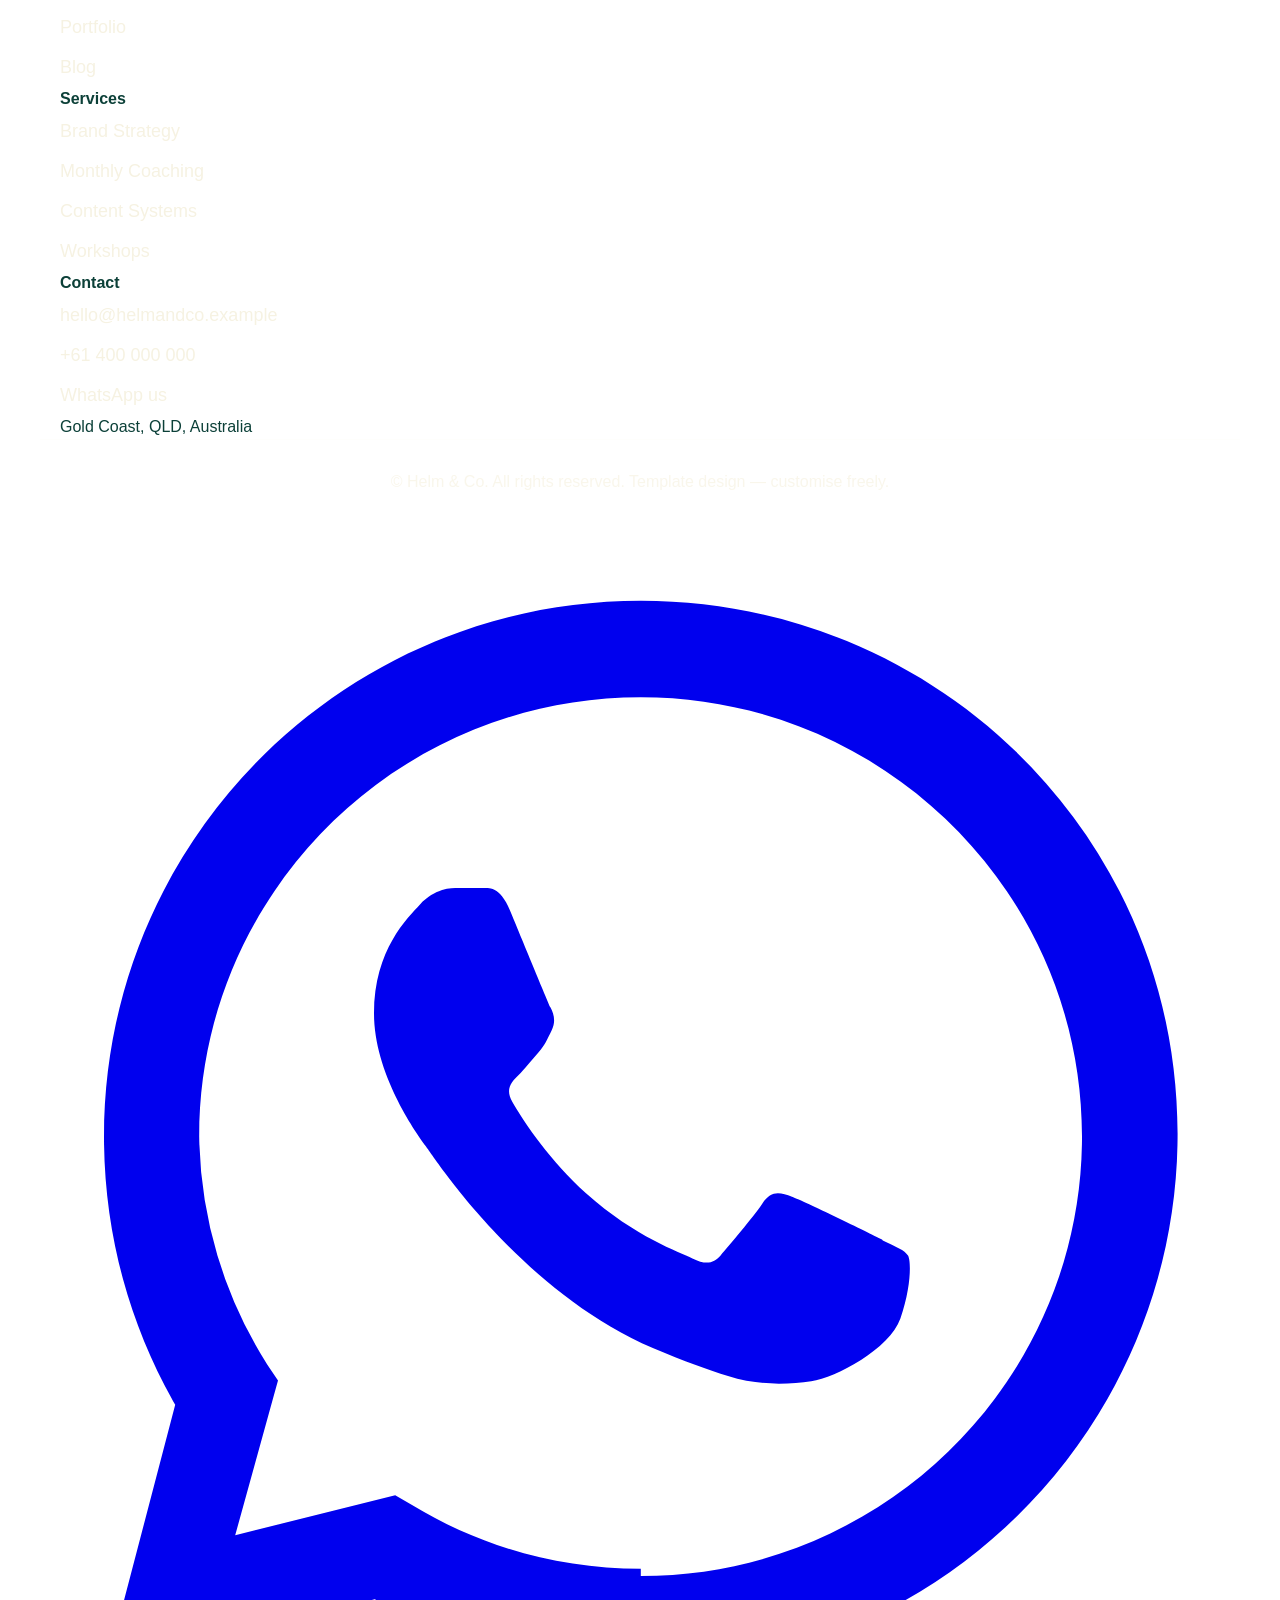
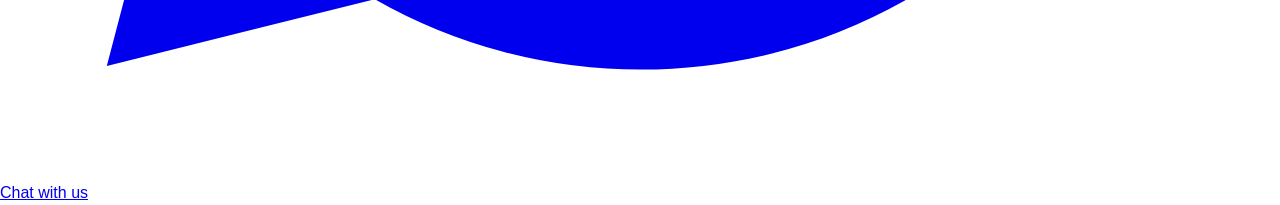
<file: blog.html>
<!doctype html>
<html lang="en">
<head>
<meta charset="UTF-8">
<meta name="viewport" content="width=device-width, initial-scale=1.0">
<title>Blog — Helm & Co.</title>
<meta name="description" content="Notes on brand strategy and social media from Helm & Co.">
<link rel="preconnect" href="https://fonts.googleapis.com">
<link rel="preconnect" href="https://fonts.gstatic.com" crossorigin>
<link href="https://fonts.googleapis.com/css2?family=Fraunces:opsz,wght@9..144,400..600&family=Inter:wght@400;500;600&family=IBM+Plex+Mono:wght@400;500&display=swap" rel="stylesheet">
<link rel="stylesheet" href="css/styles.css">
</head>
<body>

<header class="site-header">
  <nav class="nav">
    <a href="index.html" class="brand">
      <svg class="brand-mark" viewBox="0 0 40 40" fill="none" xmlns="http://www.w3.org/2000/svg">
        <circle cx="20" cy="20" r="18" stroke="#1C2331" stroke-width="2"/>
        <path d="M20 8 A12 12 0 0 1 30 26" stroke="#D9A441" stroke-width="2" stroke-linecap="round"/>
        <line x1="20" y1="20" x2="27" y2="13" stroke="#2F6F6E" stroke-width="2" stroke-linecap="round"/>
        <circle cx="20" cy="20" r="2.5" fill="#1C2331"/>
      </svg>
      Helm&nbsp;&amp;&nbsp;Co.
    </a>
    <button class="nav-toggle" aria-label="Toggle menu" aria-expanded="false"><span></span></button>
    <ul class="nav-links">
      <li><a href="index.html">Home</a></li>
      <li><a href="about.html">About</a></li>
      <li><a href="services.html">Services</a></li>
      <li><a href="portfolio.html">Portfolio</a></li>
      <li><a href="blog.html" aria-current="page">Blog</a></li>
      <li><a href="contact.html">Contact</a></li>
    </ul>
    <div class="nav-actions"><a href="contact.html" class="btn btn-primary nav-cta">Book a call</a></div>
  </nav>
</header>

<main>
  <section class="page-header">
    <div class="container">
      <span class="breadcrumb">Blog</span>
      <h1>Notes from the studio.</h1>
      <p class="lede">Short, practical writing on brand strategy and social media — the same things we cover in coaching calls, in article form.</p>
    </div>
  </section>

  <section>
    <div class="container blog-grid">
      <a class="blog-card" href="blog-post-1.html">
        <svg class="blog-thumb" viewBox="0 0 400 250" xmlns="http://www.w3.org/2000/svg">
          <rect width="400" height="250" fill="#DBD4C3"/>
          <path d="M20 170 A110 110 0 0 1 240 170" stroke="#2F6F6E" stroke-width="16" fill="none" stroke-linecap="round" transform="translate(70,10)"/>
        </svg>
        <div class="blog-body">
          <div class="blog-meta">Strategy · 6 min read</div>
          <h3>Why "post more" is the wrong advice</h3>
          <p>Consistency gets blamed for a problem that's usually about clarity, not frequency.</p>
          <span class="blog-read">Read the article →</span>
        </div>
      </a>

      <a class="blog-card" href="blog-post-2.html">
        <svg class="blog-thumb" viewBox="0 0 400 250" xmlns="http://www.w3.org/2000/svg">
          <rect width="400" height="250" fill="#DBD4C3"/>
          <rect x="130" y="60" width="140" height="130" fill="#D9A441" opacity="0.85"/>
        </svg>
        <div class="blog-body">
          <div class="blog-meta">Systems · 5 min read</div>
          <h3>The content calendar template we hand every client</h3>
          <p>A simple structure that survives busy weeks, borrowed straight from our coaching sessions.</p>
          <span class="blog-read">Read the article →</span>
        </div>
      </a>

      <a class="blog-card" href="blog-post-3.html">
        <svg class="blog-thumb" viewBox="0 0 400 250" xmlns="http://www.w3.org/2000/svg">
          <rect width="400" height="250" fill="#DBD4C3"/>
          <circle cx="200" cy="125" r="60" fill="#1C2331" opacity="0.85"/>
        </svg>
        <div class="blog-body">
          <div class="blog-meta">Brand Voice · 4 min read</div>
          <h3>How to sound like yourself online</h3>
          <p>A short exercise for finding the three words your brand should never sound like.</p>
          <span class="blog-read">Read the article →</span>
        </div>
      </a>

      <a class="blog-card" href="blog.html" aria-disabled="true">
        <svg class="blog-thumb" viewBox="0 0 400 250" xmlns="http://www.w3.org/2000/svg">
          <rect width="400" height="250" fill="#DBD4C3"/>
          <path d="M40 210 Q200 40 360 210" fill="none" stroke="#2F6F6E" stroke-width="8"/>
        </svg>
        <div class="blog-body">
          <div class="blog-meta">Coaching · Coming soon</div>
          <h3>What a good monthly check-in actually covers</h3>
          <p>The three questions we ask in every coaching call, and why they rarely change.</p>
          <span class="blog-read">More soon</span>
        </div>
      </a>

      <a class="blog-card" href="blog.html" aria-disabled="true">
        <svg class="blog-thumb" viewBox="0 0 400 250" xmlns="http://www.w3.org/2000/svg">
          <rect width="400" height="250" fill="#DBD4C3"/>
          <rect x="40" y="40" width="320" height="170" fill="none" stroke="#1C2331" stroke-width="3"/>
        </svg>
        <div class="blog-body">
          <div class="blog-meta">Strategy · Coming soon</div>
          <h3>Auditing your own socials in one afternoon</h3>
          <p>A step-by-step version of the audit we run for Starter clients.</p>
          <span class="blog-read">More soon</span>
        </div>
      </a>

      <a class="blog-card" href="blog.html" aria-disabled="true">
        <svg class="blog-thumb" viewBox="0 0 400 250" xmlns="http://www.w3.org/2000/svg">
          <rect width="400" height="250" fill="#DBD4C3"/>
          <circle cx="90" cy="180" r="80" fill="#D9A441" opacity="0.6"/>
        </svg>
        <div class="blog-body">
          <div class="blog-meta">Campaigns · Coming soon</div>
          <h3>Planning a launch without losing the plot</h3>
          <p>How we scope an eight-week campaign before a single post goes out.</p>
          <span class="blog-read">More soon</span>
        </div>
      </a>
    </div>
  </section>

  <section>
    <div class="container">
      <div class="cta-band">
        <div>
          <h2>Want notes like these in your inbox?</h2>
          <p>One short email a month — no daily noise.</p>
        </div>
        <form style="display:flex; gap:0.8rem; flex-wrap:wrap;">
          <input type="email" required placeholder="you@business.com" aria-label="Email address" style="padding:0.9em 1.1em; border-radius:4px; border:1px solid rgba(255,255,255,0.3); background:rgba(255,255,255,0.08); color:#fff; min-width:220px;">
          <button type="submit" class="btn btn-gold">Subscribe</button>
        </form>
      </div>
    </div>
  </section>
</main>

<footer class="site-footer">
  <div class="container footer-grid">
    <div>
      <div class="brand" style="color: var(--stone); margin-bottom: 1rem;">
        <svg class="brand-mark" viewBox="0 0 40 40" fill="none" xmlns="http://www.w3.org/2000/svg">
          <circle cx="20" cy="20" r="18" stroke="#EAE6DC" stroke-width="2"/>
          <path d="M20 8 A12 12 0 0 1 30 26" stroke="#D9A441" stroke-width="2" stroke-linecap="round"/>
          <line x1="20" y1="20" x2="27" y2="13" stroke="#2F6F6E" stroke-width="2" stroke-linecap="round"/>
          <circle cx="20" cy="20" r="2.5" fill="#EAE6DC"/>
        </svg>
        Helm &amp; Co.
      </div>
      <p>Brand and social strategy for owners who'd rather learn the wheel than hand it over for good.</p>
      <div class="social-row">
        <a href="#" aria-label="Instagram">IG</a>
        <a href="#" aria-label="LinkedIn">IN</a>
        <a href="#" aria-label="Facebook">FB</a>
      </div>
    </div>
    <div>
      <h4>Site</h4>
      <ul class="footer-links">
        <li><a href="about.html">About</a></li>
        <li><a href="services.html">Services</a></li>
        <li><a href="portfolio.html">Portfolio</a></li>
        <li><a href="blog.html">Blog</a></li>
      </ul>
    </div>
    <div>
      <h4>Services</h4>
      <ul class="footer-links">
        <li><a href="services.html">Brand Strategy</a></li>
        <li><a href="services.html">Monthly Coaching</a></li>
        <li><a href="services.html">Content Systems</a></li>
        <li><a href="services.html">Workshops</a></li>
      </ul>
    </div>
    <div>
      <h4>Contact</h4>
      <ul class="footer-links">
        <li><a href="mailto:hello@helmandco.example">hello@helmandco.example</a></li>
        <li><a href="tel:+61400000000">+61 400 000 000</a></li>
        <li><a href="https://wa.me/61400000000" target="_blank" rel="noopener">WhatsApp us</a></li>
        <li>Gold Coast, QLD, Australia</li>
      </ul>
    </div>
  </div>
  <div class="container footer-bottom">
    <span>© <span id="year"></span> Helm &amp; Co. All rights reserved.</span>
    <span>Template design — customise freely.</span>
  </div>
</footer>

<a class="whatsapp-float" href="https://wa.me/61400000000?text=Hi%20Helm%20%26%20Co.%2C%20I%27d%20like%20to%20chat%20about%20my%20marketing." target="_blank" rel="noopener" aria-label="Chat on WhatsApp">
  <svg viewBox="0 0 32 32" fill="currentColor"><path d="M16.02 2.67C8.6 2.67 2.6 8.66 2.6 16.07c0 2.44.65 4.72 1.78 6.7L2.67 29.3l6.7-1.67a13.4 13.4 0 006.65 1.76c7.43 0 13.42-6 13.42-13.4S23.45 2.67 16.02 2.67zm0 24.2c-2.1 0-4.05-.58-5.73-1.6l-.41-.24-4 1 1.07-3.87-.27-.4a10.9 10.9 0 01-1.7-5.7c0-6.05 4.93-10.98 11.04-10.98 6.1 0 11.03 4.93 11.03 10.98 0 6.06-4.93 10.99-11.03 10.99zm6.03-8.23c-.33-.17-1.95-.96-2.25-1.07-.3-.11-.52-.17-.74.17-.22.33-.85 1.07-1.04 1.29-.19.22-.38.24-.71.08-.33-.17-1.4-.51-2.66-1.63-.98-.87-1.65-1.95-1.84-2.28-.19-.33-.02-.5.15-.67.15-.15.33-.38.5-.57.17-.19.22-.33.33-.55.11-.22.06-.41-.03-.58-.08-.17-.74-1.77-1.01-2.42-.27-.64-.54-.55-.74-.56h-.63c-.22 0-.58.08-.88.41-.3.33-1.15 1.12-1.15 2.73 0 1.6 1.18 3.16 1.34 3.38.17.22 2.32 3.55 5.63 4.98.79.34 1.4.55 1.88.7.79.25 1.51.21 2.08.13.63-.1 1.95-.8 2.23-1.57.27-.77.27-1.43.19-1.57-.08-.14-.3-.22-.63-.38z"/></svg>
  <span class="wa-text">Chat with us</span>
</a>

<script src="js/script.js"></script>
</body>
</html>
</file>
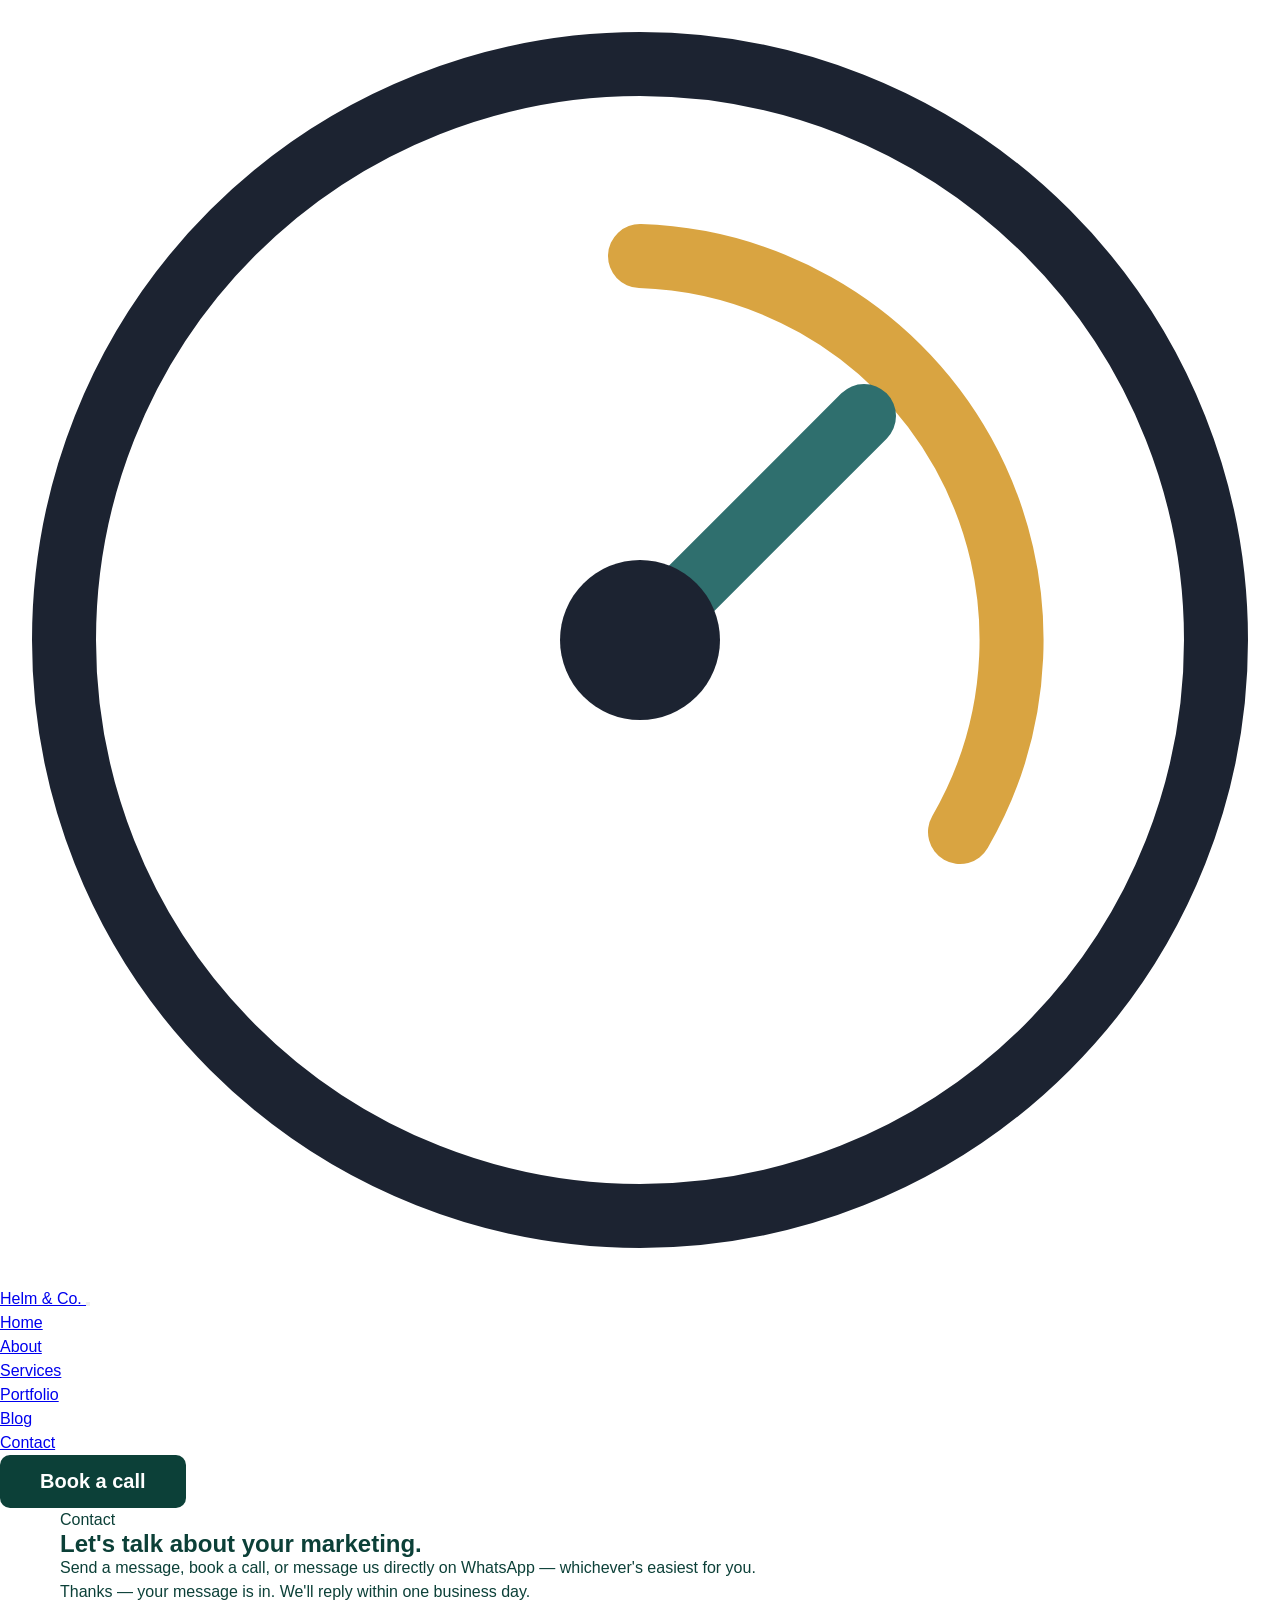
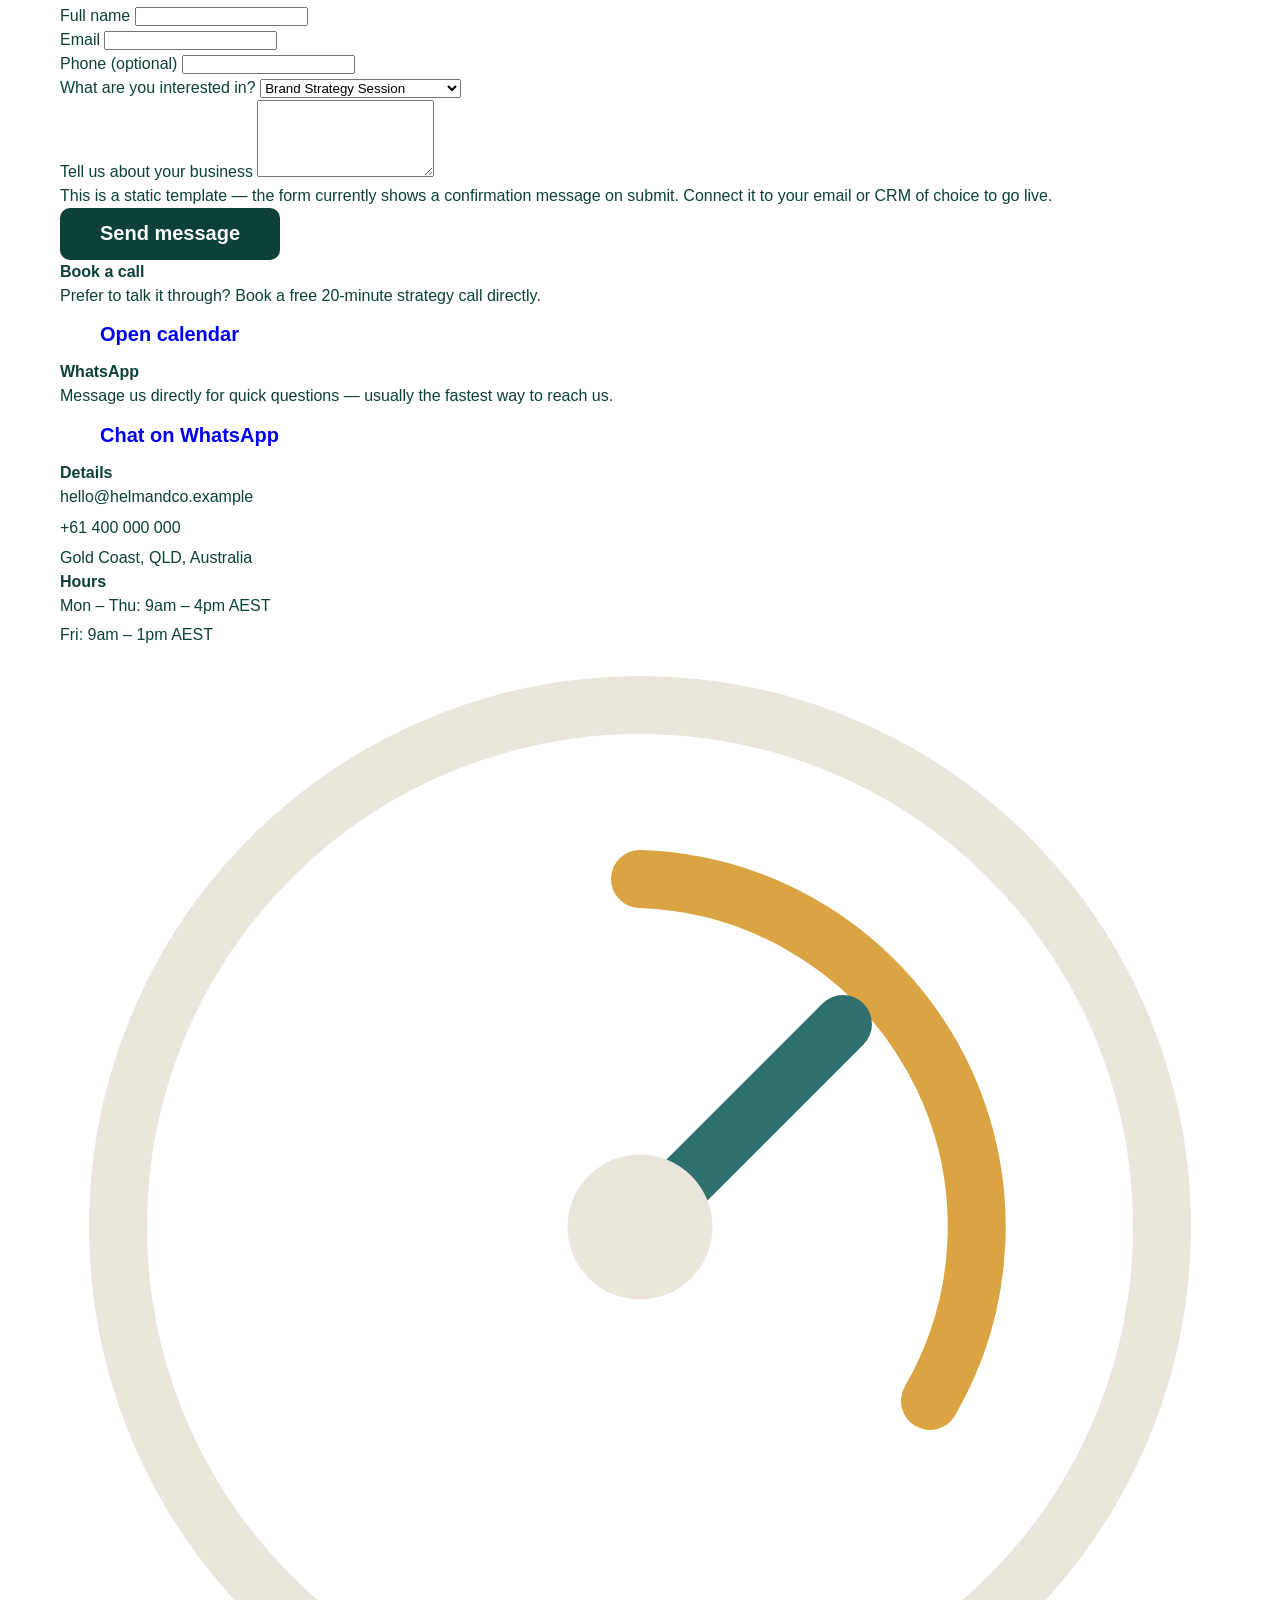
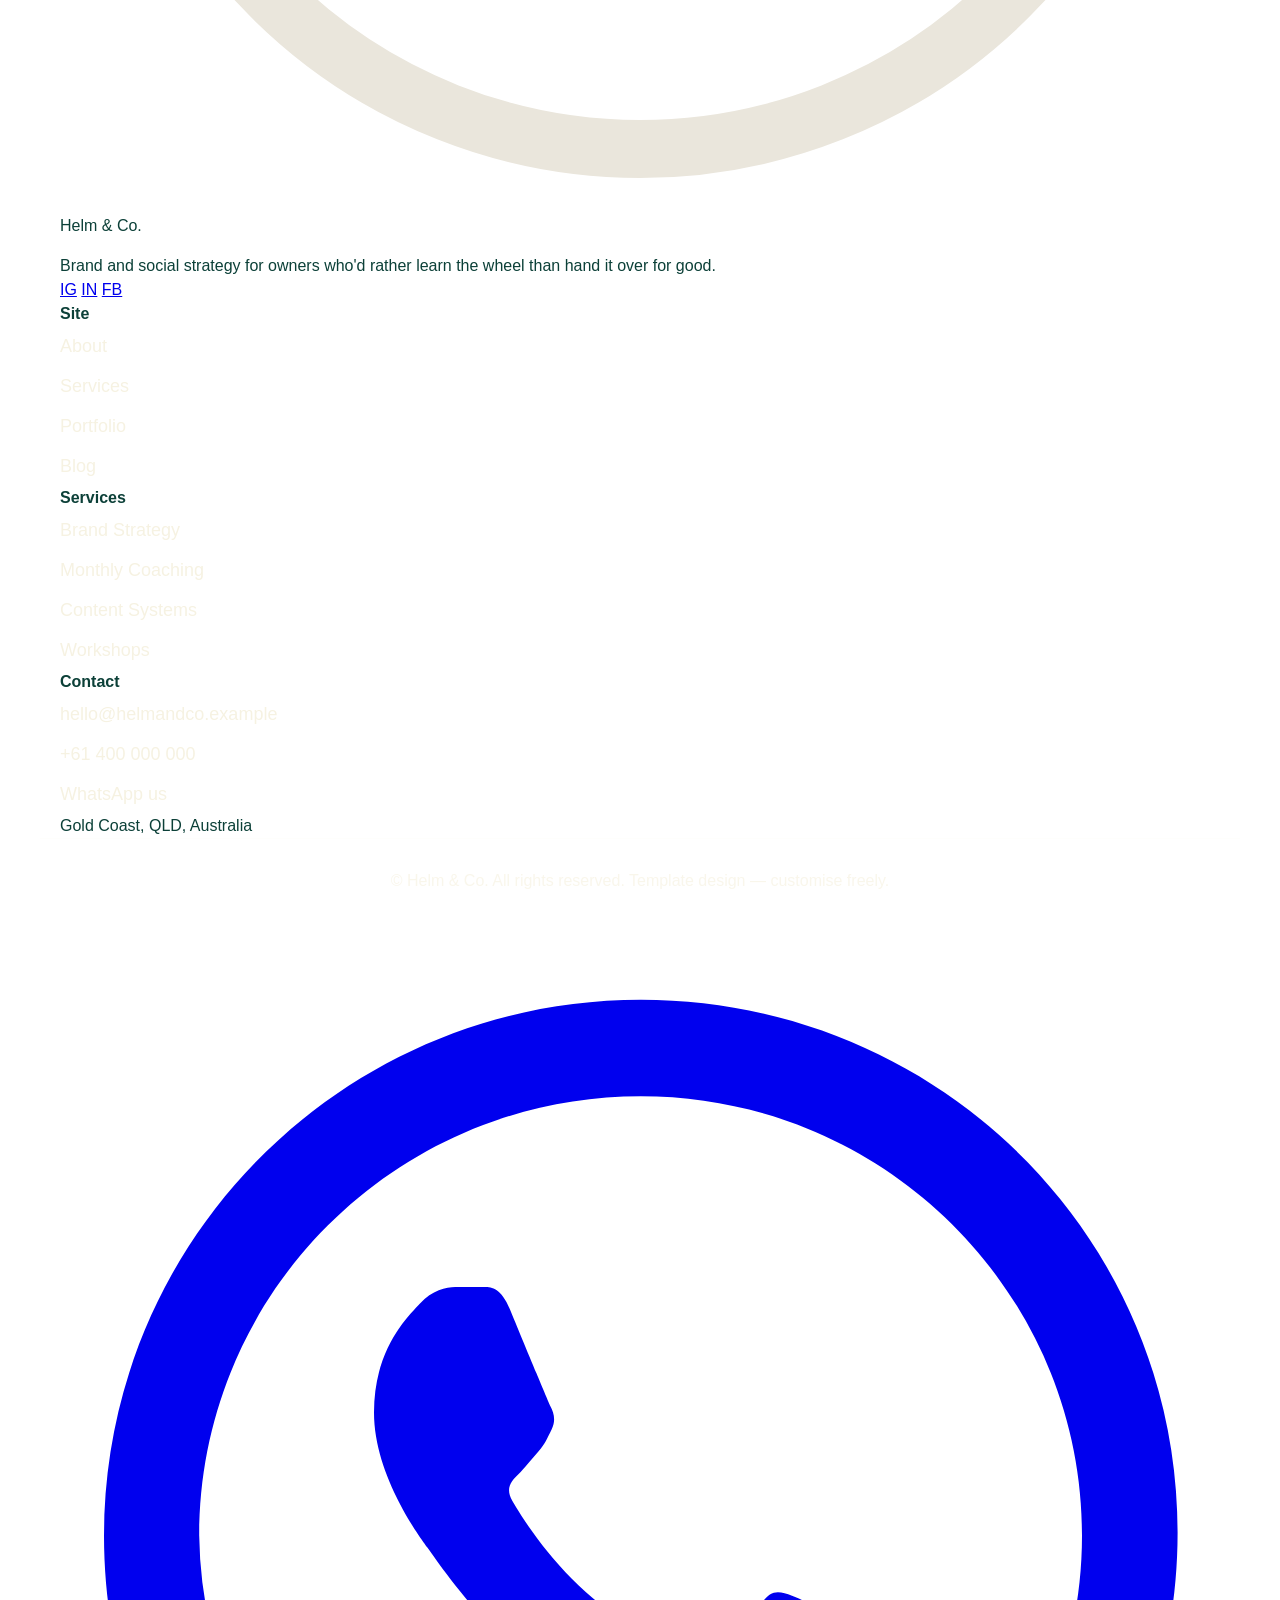
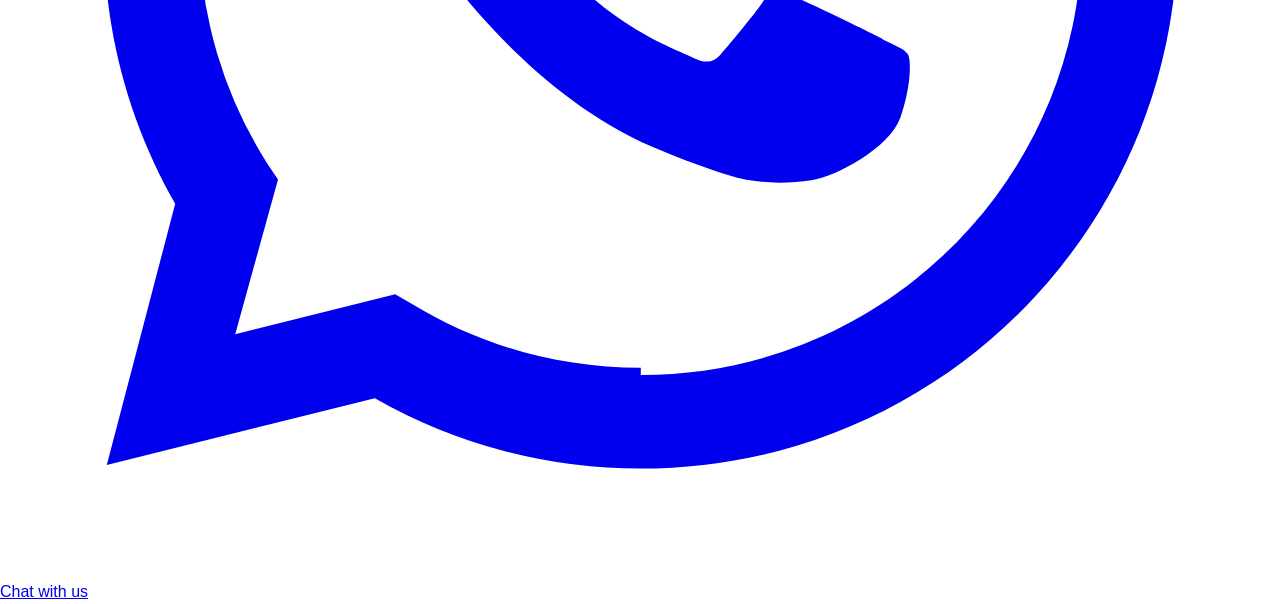
<file: contact.html>
<!doctype html>
<html lang="en">
<head>
<meta charset="UTF-8">
<meta name="viewport" content="width=device-width, initial-scale=1.0">
<title>Contact — Helm & Co.</title>
<meta name="description" content="Book a strategy call, send a message, or chat with Helm & Co. on WhatsApp.">
<link rel="preconnect" href="https://fonts.googleapis.com">
<link rel="preconnect" href="https://fonts.gstatic.com" crossorigin>
<link href="https://fonts.googleapis.com/css2?family=Fraunces:opsz,wght@9..144,400..600&family=Inter:wght@400;500;600&family=IBM+Plex+Mono:wght@400;500&display=swap" rel="stylesheet">
<link rel="stylesheet" href="css/styles.css">
</head>
<body>

<header class="site-header">
  <nav class="nav">
    <a href="index.html" class="brand">
      <svg class="brand-mark" viewBox="0 0 40 40" fill="none" xmlns="http://www.w3.org/2000/svg">
        <circle cx="20" cy="20" r="18" stroke="#1C2331" stroke-width="2"/>
        <path d="M20 8 A12 12 0 0 1 30 26" stroke="#D9A441" stroke-width="2" stroke-linecap="round"/>
        <line x1="20" y1="20" x2="27" y2="13" stroke="#2F6F6E" stroke-width="2" stroke-linecap="round"/>
        <circle cx="20" cy="20" r="2.5" fill="#1C2331"/>
      </svg>
      Helm&nbsp;&amp;&nbsp;Co.
    </a>
    <button class="nav-toggle" aria-label="Toggle menu" aria-expanded="false"><span></span></button>
    <ul class="nav-links">
      <li><a href="index.html">Home</a></li>
      <li><a href="about.html">About</a></li>
      <li><a href="services.html">Services</a></li>
      <li><a href="portfolio.html">Portfolio</a></li>
      <li><a href="blog.html">Blog</a></li>
      <li><a href="contact.html" aria-current="page">Contact</a></li>
    </ul>
    <div class="nav-actions"><a href="contact.html" class="btn btn-primary nav-cta">Book a call</a></div>
  </nav>
</header>

<main>
  <section class="page-header">
    <div class="container">
      <span class="breadcrumb">Contact</span>
      <h1>Let's talk about your marketing.</h1>
      <p class="lede">Send a message, book a call, or message us directly on WhatsApp — whichever's easiest for you.</p>
    </div>
  </section>

  <section>
    <div class="container contact-grid">
      <div>
        <div id="form-success" class="form-success" role="status">Thanks — your message is in. We'll reply within one business day.</div>
        <form id="contact-form" novalidate>
          <div class="form-field">
            <label for="name">Full name</label>
            <input type="text" id="name" name="name" required autocomplete="name">
          </div>
          <div class="form-field">
            <label for="email">Email</label>
            <input type="email" id="email" name="email" required autocomplete="email">
          </div>
          <div class="form-field">
            <label for="phone">Phone (optional)</label>
            <input type="tel" id="phone" name="phone" autocomplete="tel">
          </div>
          <div class="form-field">
            <label for="interest">What are you interested in?</label>
            <select id="interest" name="interest">
              <option>Brand Strategy Session</option>
              <option>Monthly Coaching</option>
              <option>Content Systems &amp; Templates</option>
              <option>Marketing Audit</option>
              <option>Done-With-You Campaign</option>
              <option>Team Workshop</option>
              <option>Not sure yet</option>
            </select>
          </div>
          <div class="form-field">
            <label for="message">Tell us about your business</label>
            <textarea id="message" name="message" rows="5" required></textarea>
          </div>
          <p class="form-note">This is a static template — the form currently shows a confirmation message on submit. Connect it to your email or CRM of choice to go live.</p>
          <button type="submit" class="btn btn-primary btn-block">Send message</button>
        </form>
      </div>

      <div>
        <div class="info-card">
          <h4>Book a call</h4>
          <p>Prefer to talk it through? Book a free 20-minute strategy call directly.</p>
          <a href="#" class="btn btn-gold btn-block">Open calendar</a>
        </div>
        <div class="info-card">
          <h4>WhatsApp</h4>
          <p>Message us directly for quick questions — usually the fastest way to reach us.</p>
          <a href="https://wa.me/61400000000?text=Hi%20Helm%20%26%20Co.%2C%20I%27d%20like%20to%20chat%20about%20my%20marketing." class="btn btn-whatsapp btn-block" target="_blank" rel="noopener">Chat on WhatsApp</a>
        </div>
        <div class="info-card">
          <h4>Details</h4>
          <p style="margin-bottom:0.4em;">hello@helmandco.example</p>
          <p style="margin-bottom:0.4em;">+61 400 000 000</p>
          <p style="margin-bottom:0;">Gold Coast, QLD, Australia</p>
        </div>
        <div class="info-card">
          <h4>Hours</h4>
          <p style="margin-bottom:0.3em;">Mon – Thu: 9am – 4pm AEST</p>
          <p style="margin-bottom:0;">Fri: 9am – 1pm AEST</p>
        </div>
      </div>
    </div>
  </section>
</main>

<footer class="site-footer">
  <div class="container footer-grid">
    <div>
      <div class="brand" style="color: var(--stone); margin-bottom: 1rem;">
        <svg class="brand-mark" viewBox="0 0 40 40" fill="none" xmlns="http://www.w3.org/2000/svg">
          <circle cx="20" cy="20" r="18" stroke="#EAE6DC" stroke-width="2"/>
          <path d="M20 8 A12 12 0 0 1 30 26" stroke="#D9A441" stroke-width="2" stroke-linecap="round"/>
          <line x1="20" y1="20" x2="27" y2="13" stroke="#2F6F6E" stroke-width="2" stroke-linecap="round"/>
          <circle cx="20" cy="20" r="2.5" fill="#EAE6DC"/>
        </svg>
        Helm &amp; Co.
      </div>
      <p>Brand and social strategy for owners who'd rather learn the wheel than hand it over for good.</p>
      <div class="social-row">
        <a href="#" aria-label="Instagram">IG</a>
        <a href="#" aria-label="LinkedIn">IN</a>
        <a href="#" aria-label="Facebook">FB</a>
      </div>
    </div>
    <div>
      <h4>Site</h4>
      <ul class="footer-links">
        <li><a href="about.html">About</a></li>
        <li><a href="services.html">Services</a></li>
        <li><a href="portfolio.html">Portfolio</a></li>
        <li><a href="blog.html">Blog</a></li>
      </ul>
    </div>
    <div>
      <h4>Services</h4>
      <ul class="footer-links">
        <li><a href="services.html">Brand Strategy</a></li>
        <li><a href="services.html">Monthly Coaching</a></li>
        <li><a href="services.html">Content Systems</a></li>
        <li><a href="services.html">Workshops</a></li>
      </ul>
    </div>
    <div>
      <h4>Contact</h4>
      <ul class="footer-links">
        <li><a href="mailto:hello@helmandco.example">hello@helmandco.example</a></li>
        <li><a href="tel:+61400000000">+61 400 000 000</a></li>
        <li><a href="https://wa.me/61400000000" target="_blank" rel="noopener">WhatsApp us</a></li>
        <li>Gold Coast, QLD, Australia</li>
      </ul>
    </div>
  </div>
  <div class="container footer-bottom">
    <span>© <span id="year"></span> Helm &amp; Co. All rights reserved.</span>
    <span>Template design — customise freely.</span>
  </div>
</footer>

<a class="whatsapp-float" href="https://wa.me/61400000000?text=Hi%20Helm%20%26%20Co.%2C%20I%27d%20like%20to%20chat%20about%20my%20marketing." target="_blank" rel="noopener" aria-label="Chat on WhatsApp">
  <svg viewBox="0 0 32 32" fill="currentColor"><path d="M16.02 2.67C8.6 2.67 2.6 8.66 2.6 16.07c0 2.44.65 4.72 1.78 6.7L2.67 29.3l6.7-1.67a13.4 13.4 0 006.65 1.76c7.43 0 13.42-6 13.42-13.4S23.45 2.67 16.02 2.67zm0 24.2c-2.1 0-4.05-.58-5.73-1.6l-.41-.24-4 1 1.07-3.87-.27-.4a10.9 10.9 0 01-1.7-5.7c0-6.05 4.93-10.98 11.04-10.98 6.1 0 11.03 4.93 11.03 10.98 0 6.06-4.93 10.99-11.03 10.99zm6.03-8.23c-.33-.17-1.95-.96-2.25-1.07-.3-.11-.52-.17-.74.17-.22.33-.85 1.07-1.04 1.29-.19.22-.38.24-.71.08-.33-.17-1.4-.51-2.66-1.63-.98-.87-1.65-1.95-1.84-2.28-.19-.33-.02-.5.15-.67.15-.15.33-.38.5-.57.17-.19.22-.33.33-.55.11-.22.06-.41-.03-.58-.08-.17-.74-1.77-1.01-2.42-.27-.64-.54-.55-.74-.56h-.63c-.22 0-.58.08-.88.41-.3.33-1.15 1.12-1.15 2.73 0 1.6 1.18 3.16 1.34 3.38.17.22 2.32 3.55 5.63 4.98.79.34 1.4.55 1.88.7.79.25 1.51.21 2.08.13.63-.1 1.95-.8 2.23-1.57.27-.77.27-1.43.19-1.57-.08-.14-.3-.22-.63-.38z"/></svg>
  <span class="wa-text">Chat with us</span>
</a>

<script src="js/script.js"></script>
</body>
</html>
</file>
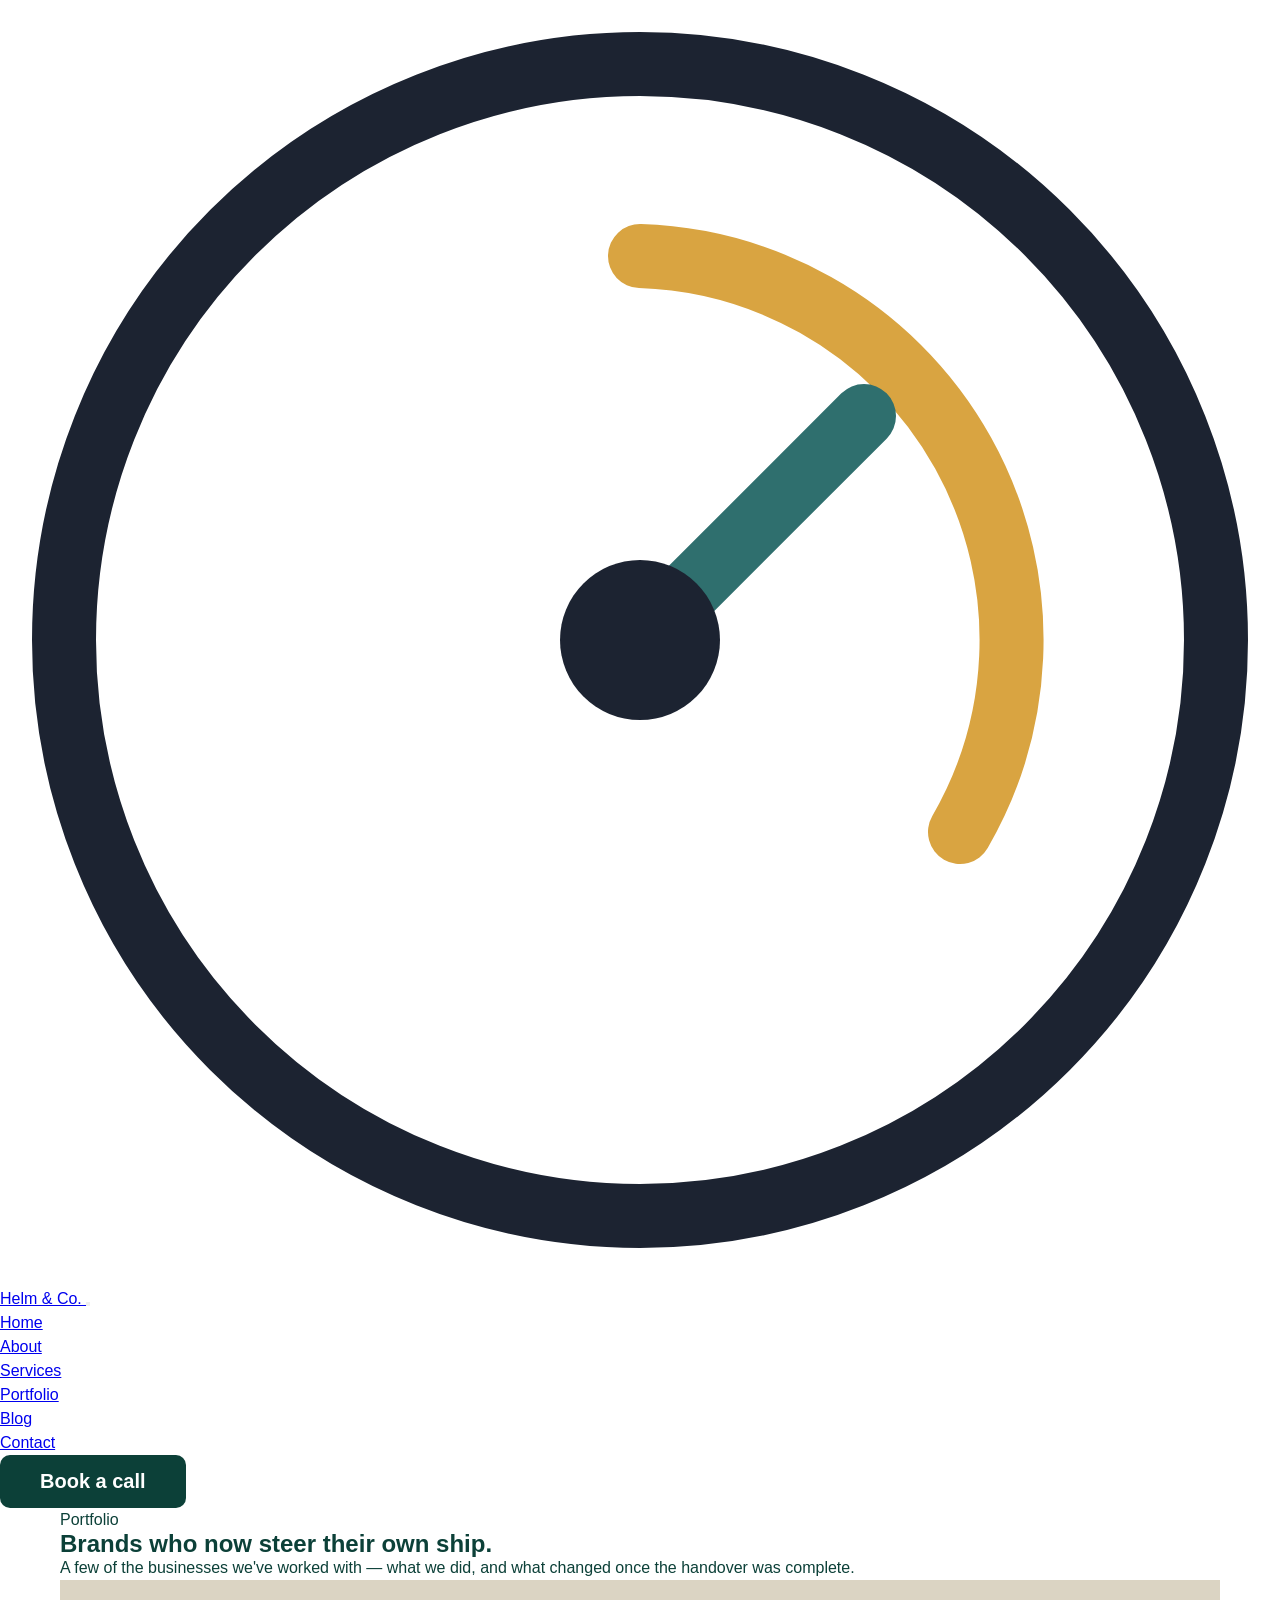
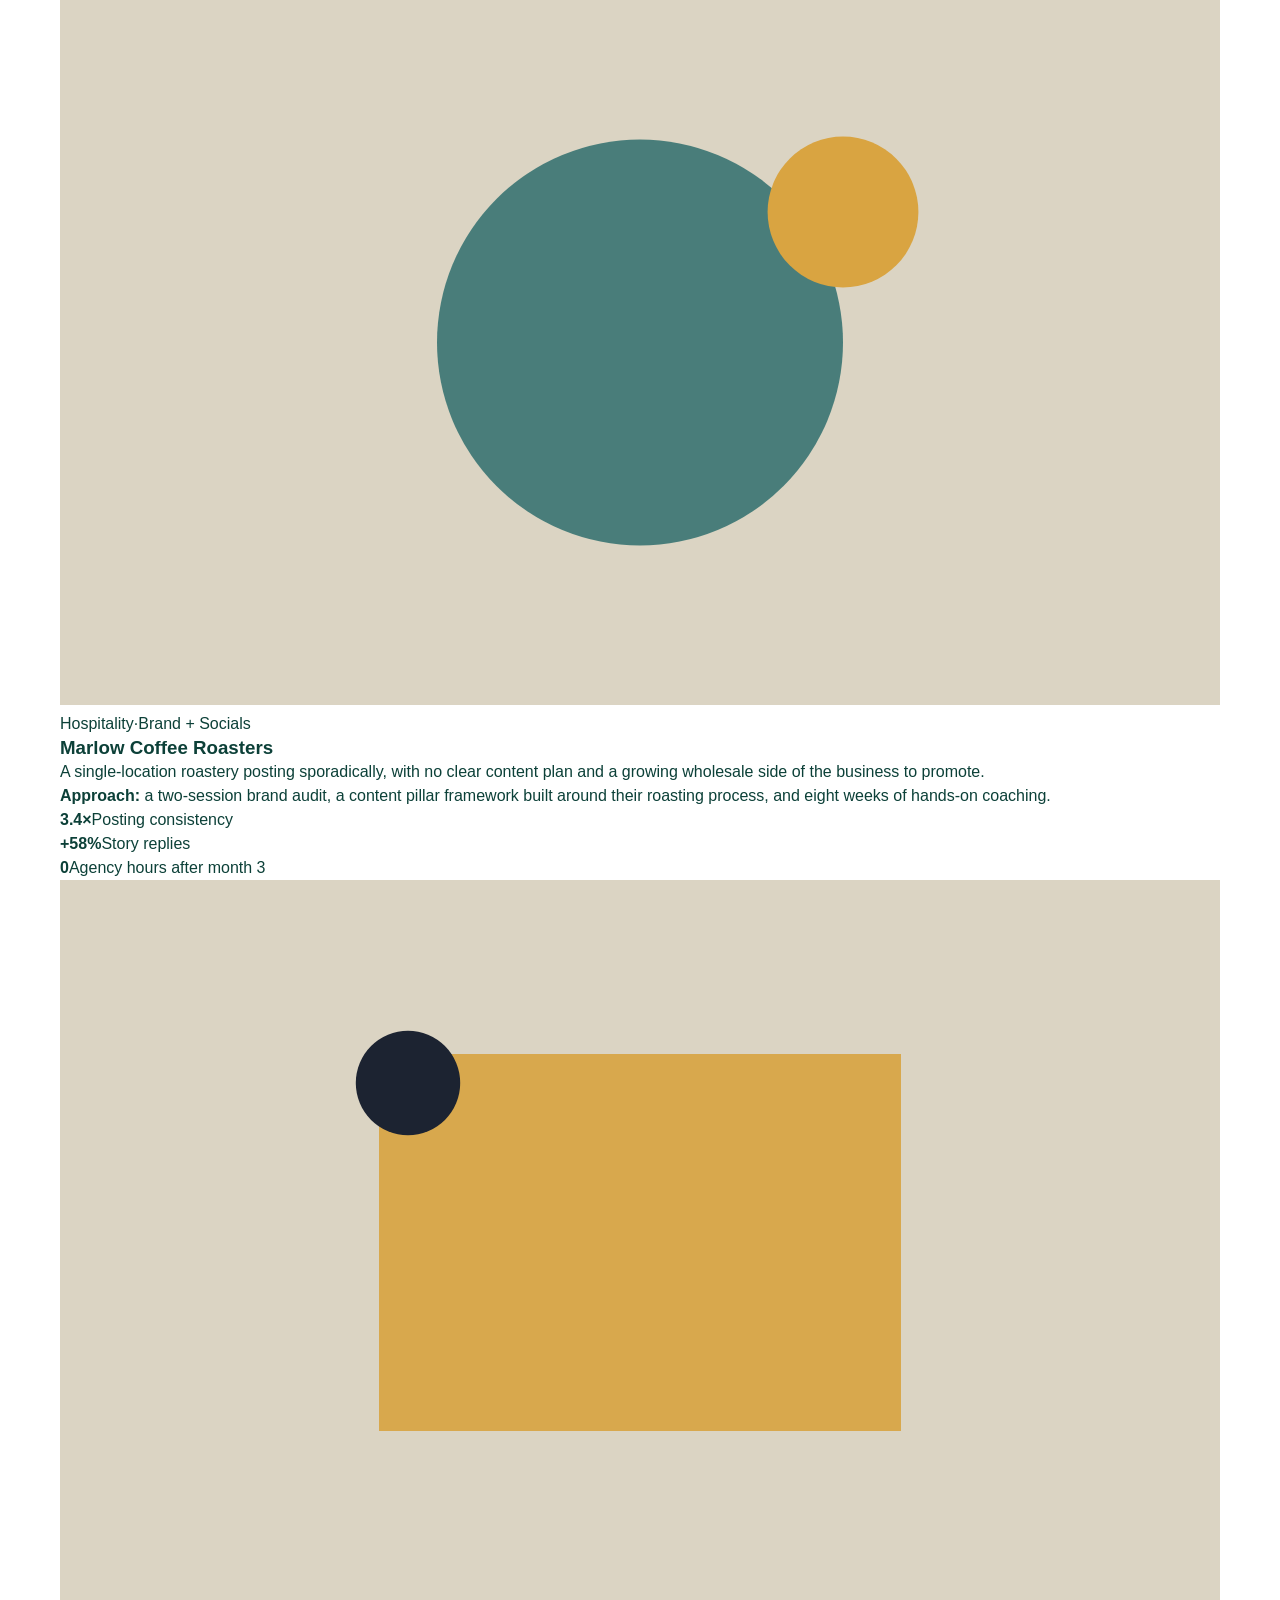
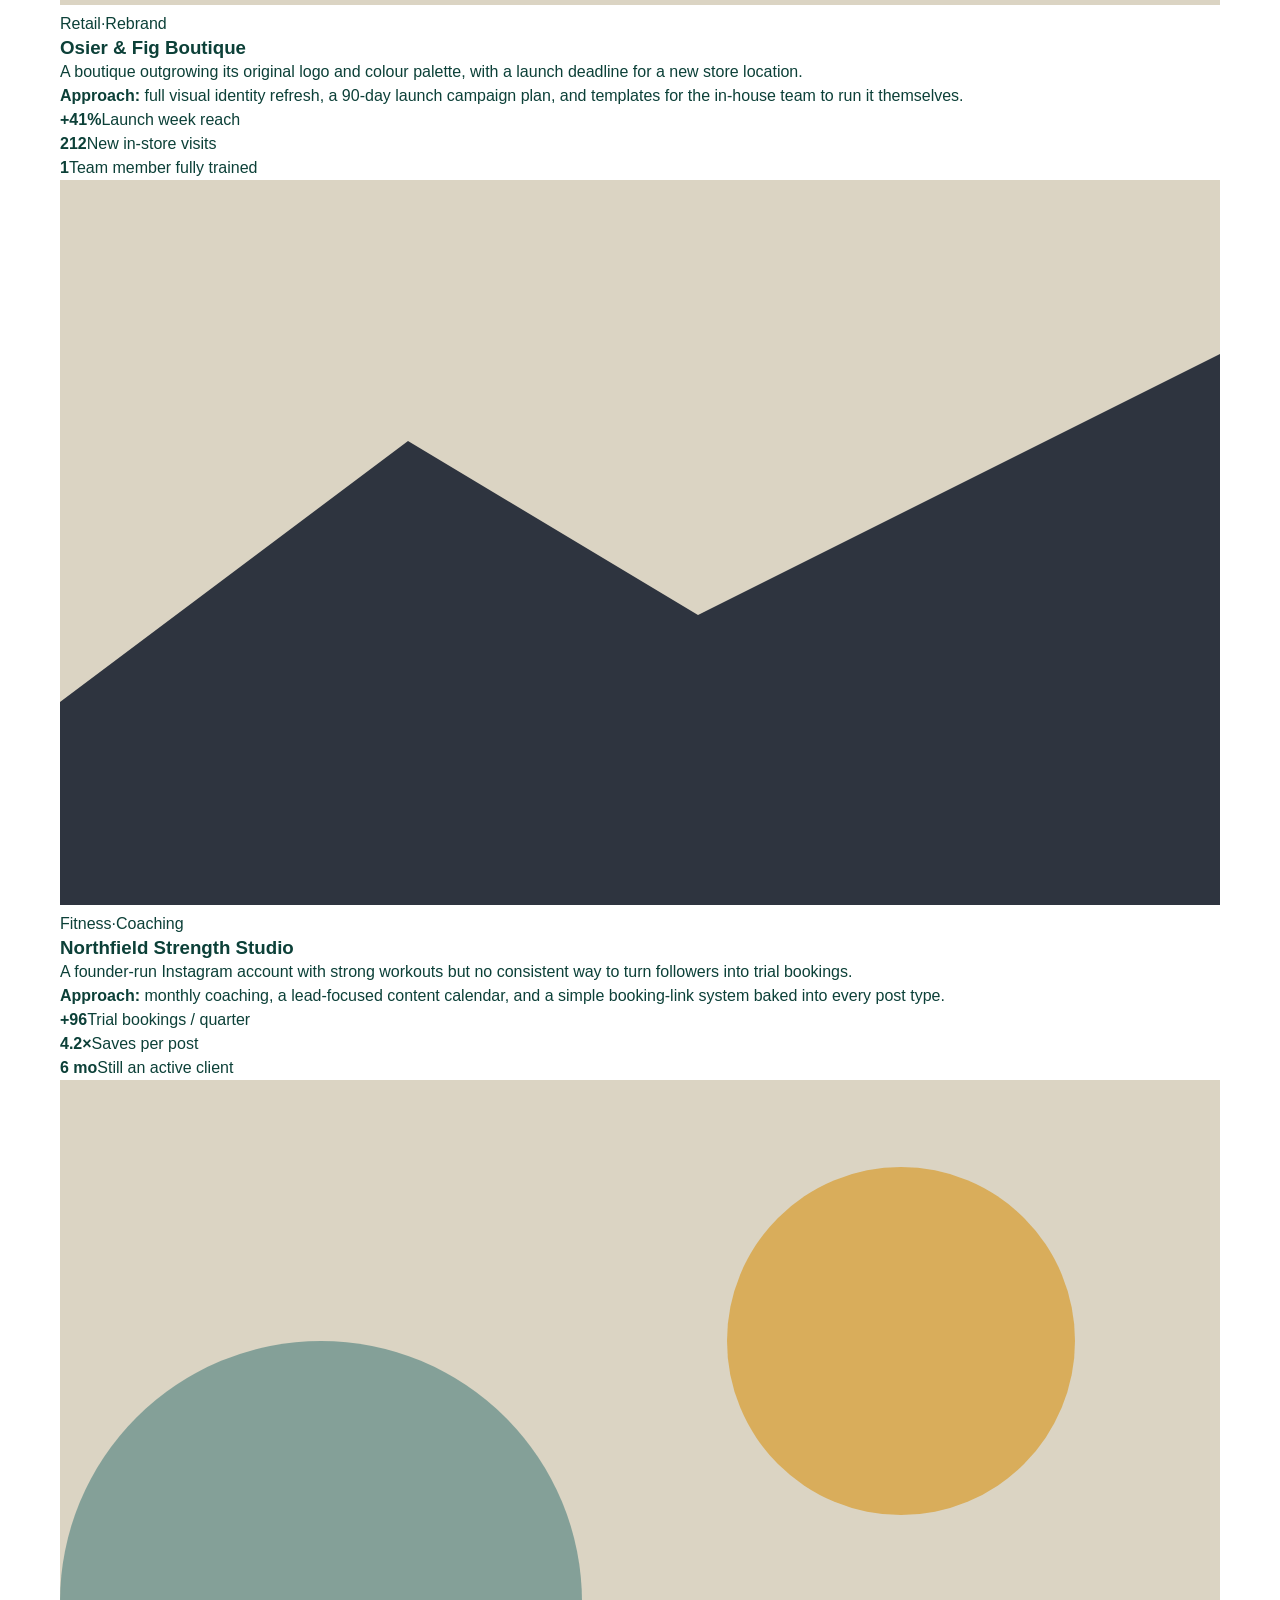
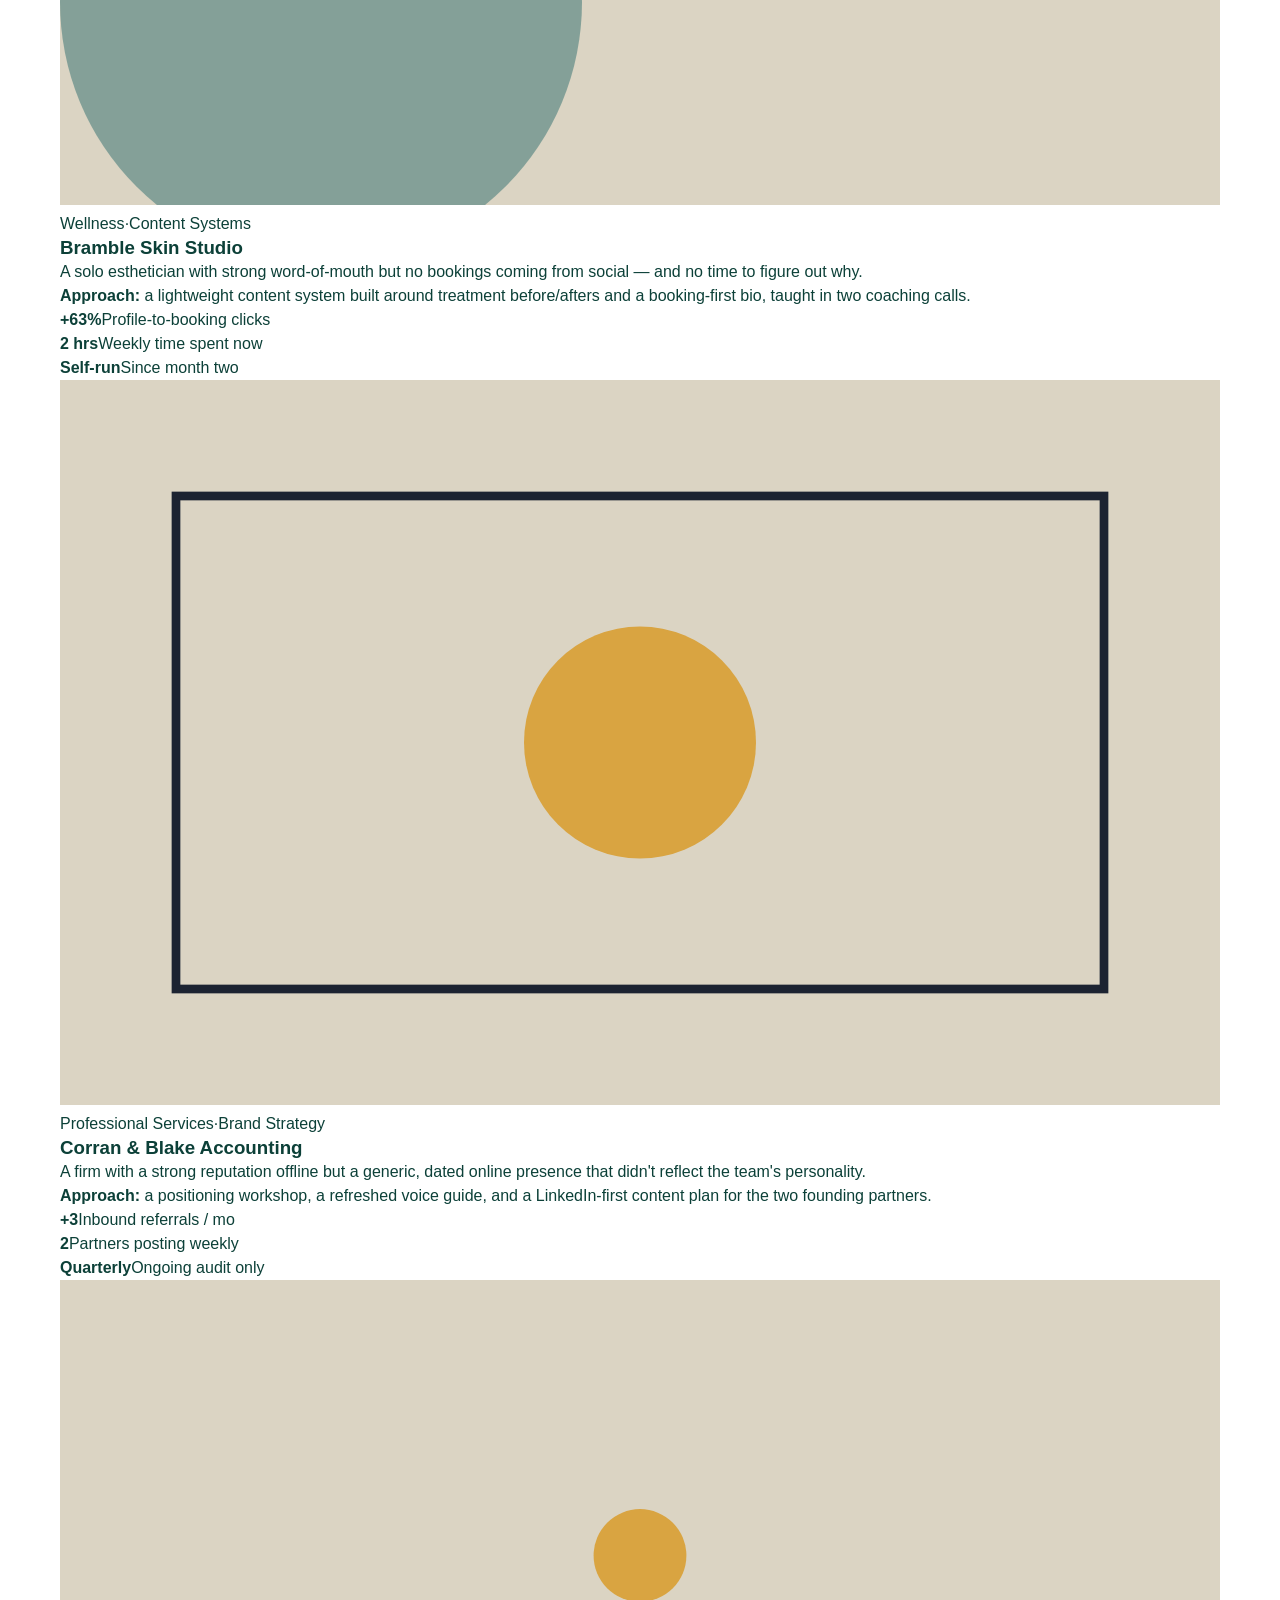
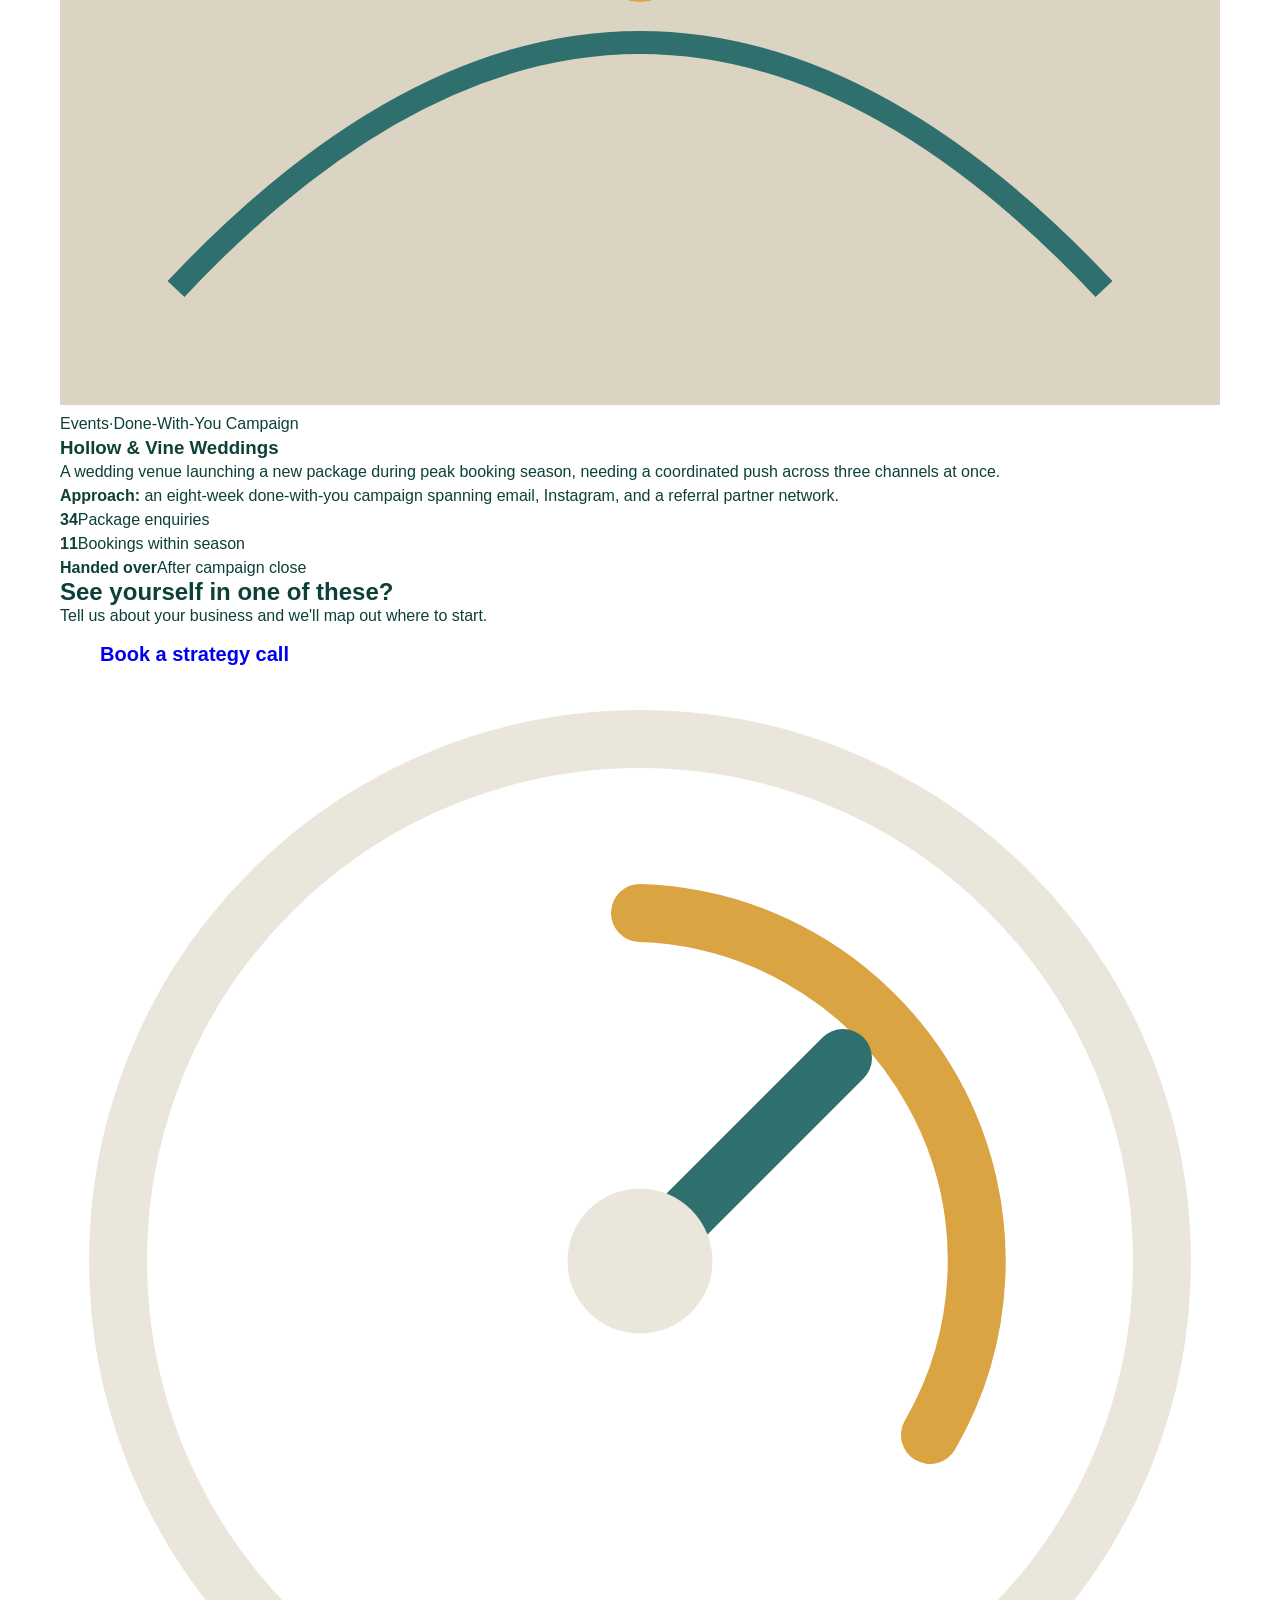
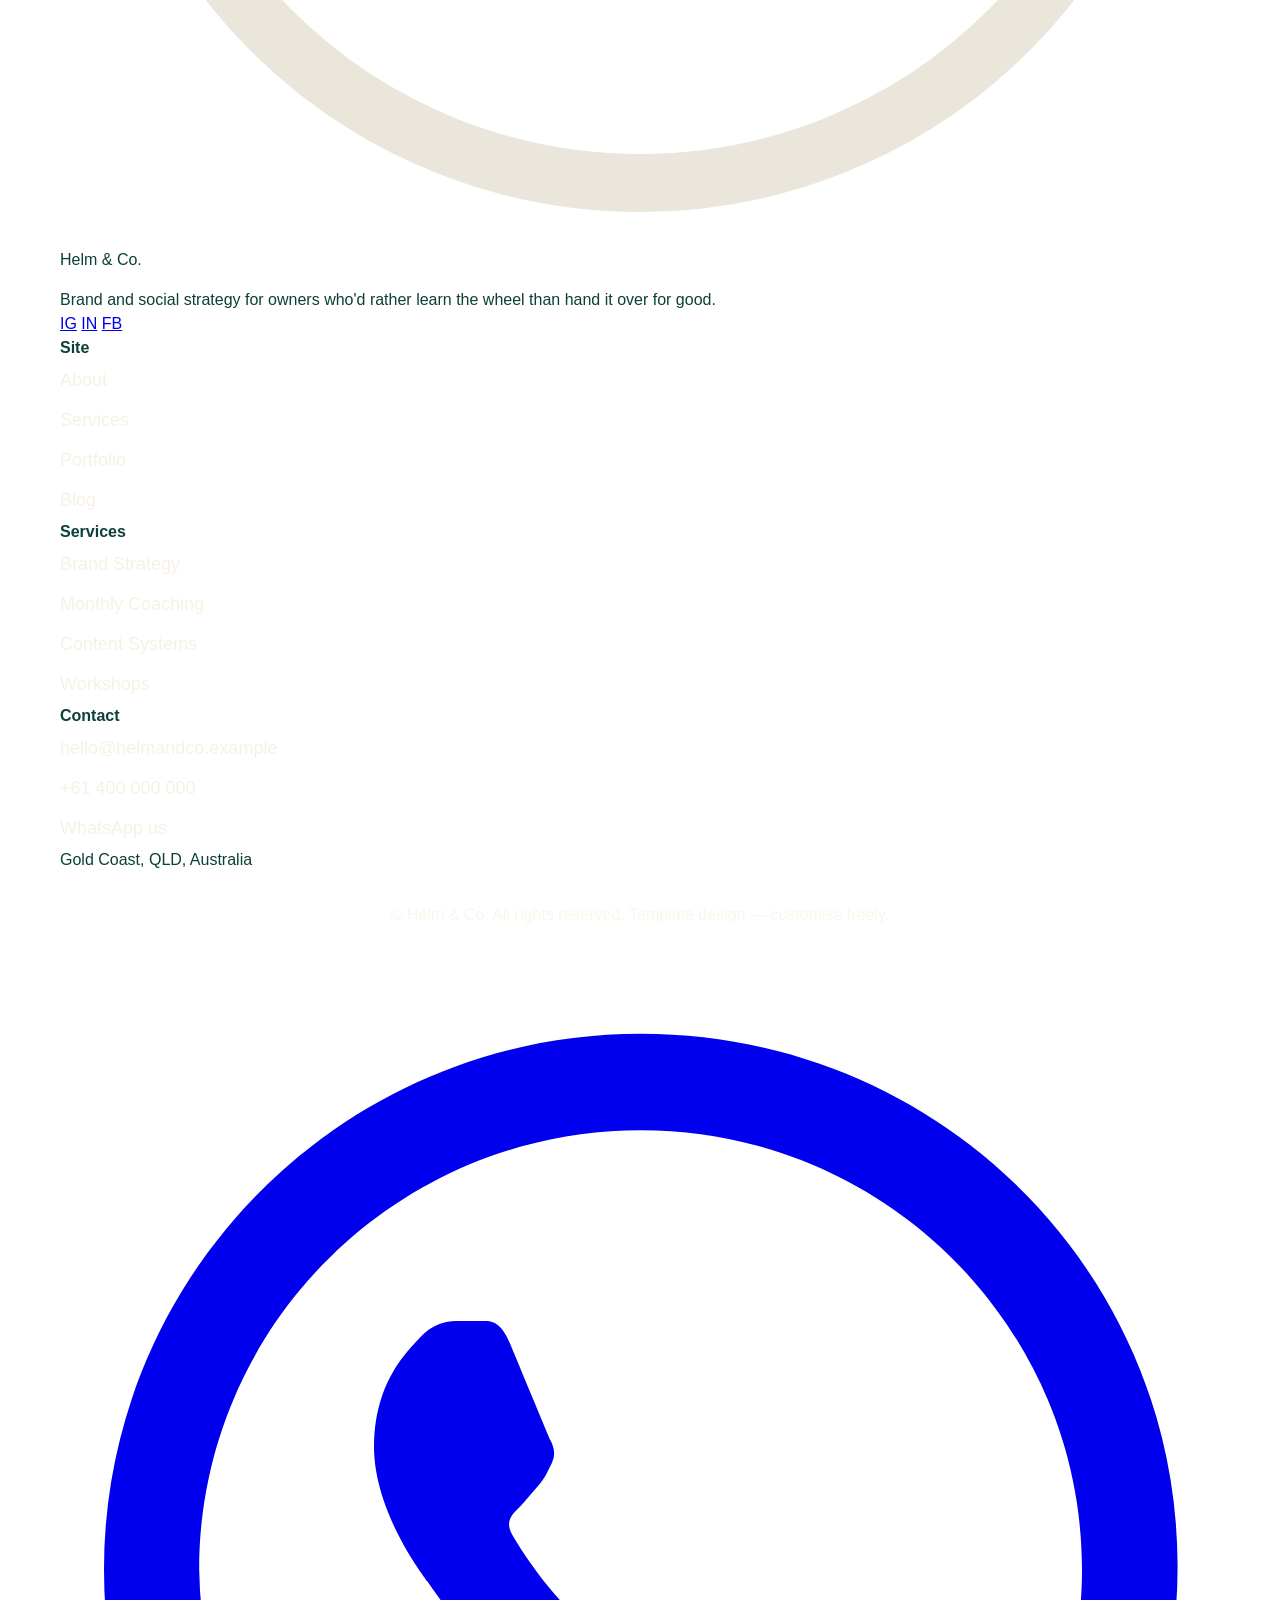
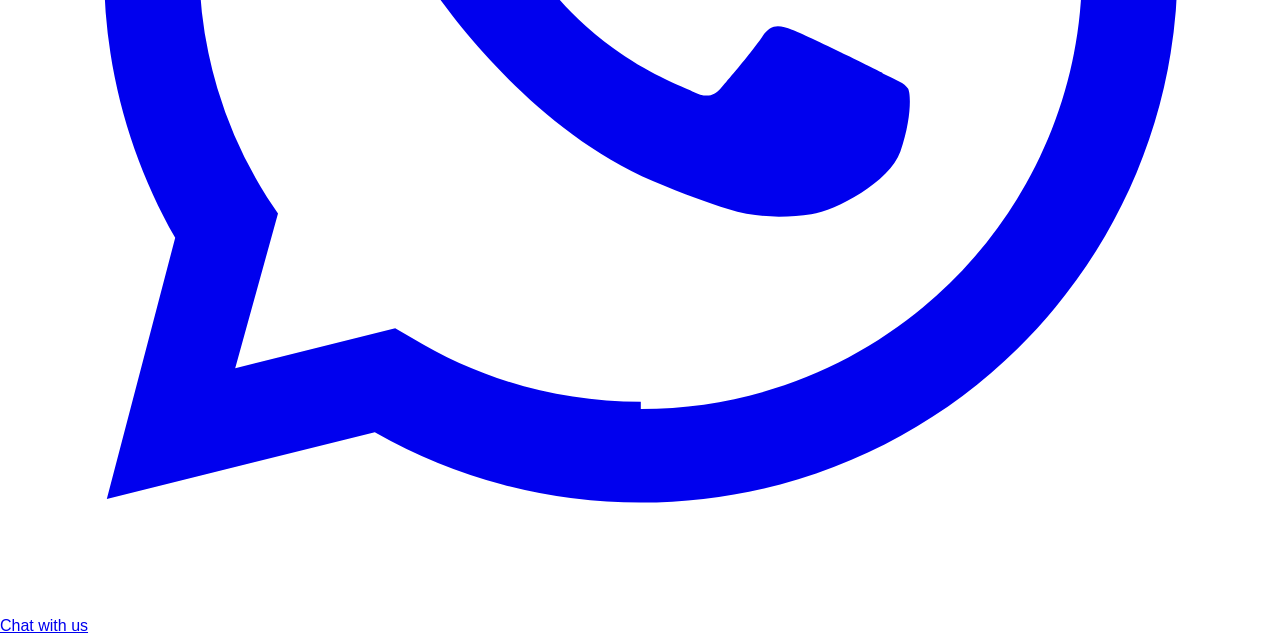
<file: portfolio.html>
<!doctype html>
<html lang="en">
<head>
<meta charset="UTF-8">
<meta name="viewport" content="width=device-width, initial-scale=1.0">
<title>Portfolio — Helm & Co.</title>
<meta name="description" content="Case studies from Helm & Co. — brand and social media strategy work for hospitality, retail, and fitness businesses.">
<link rel="preconnect" href="https://fonts.googleapis.com">
<link rel="preconnect" href="https://fonts.gstatic.com" crossorigin>
<link href="https://fonts.googleapis.com/css2?family=Fraunces:opsz,wght@9..144,400..600&family=Inter:wght@400;500;600&family=IBM+Plex+Mono:wght@400;500&display=swap" rel="stylesheet">
<link rel="stylesheet" href="css/styles.css">
</head>
<body>

<header class="site-header">
  <nav class="nav">
    <a href="index.html" class="brand">
      <svg class="brand-mark" viewBox="0 0 40 40" fill="none" xmlns="http://www.w3.org/2000/svg">
        <circle cx="20" cy="20" r="18" stroke="#1C2331" stroke-width="2"/>
        <path d="M20 8 A12 12 0 0 1 30 26" stroke="#D9A441" stroke-width="2" stroke-linecap="round"/>
        <line x1="20" y1="20" x2="27" y2="13" stroke="#2F6F6E" stroke-width="2" stroke-linecap="round"/>
        <circle cx="20" cy="20" r="2.5" fill="#1C2331"/>
      </svg>
      Helm&nbsp;&amp;&nbsp;Co.
    </a>
    <button class="nav-toggle" aria-label="Toggle menu" aria-expanded="false"><span></span></button>
    <ul class="nav-links">
      <li><a href="index.html">Home</a></li>
      <li><a href="about.html">About</a></li>
      <li><a href="services.html">Services</a></li>
      <li><a href="portfolio.html" aria-current="page">Portfolio</a></li>
      <li><a href="blog.html">Blog</a></li>
      <li><a href="contact.html">Contact</a></li>
    </ul>
    <div class="nav-actions"><a href="contact.html" class="btn btn-primary nav-cta">Book a call</a></div>
  </nav>
</header>

<main>
  <section class="page-header">
    <div class="container">
      <span class="breadcrumb">Portfolio</span>
      <h1>Brands who now steer their own ship.</h1>
      <p class="lede">A few of the businesses we've worked with — what we did, and what changed once the handover was complete.</p>
    </div>
  </section>

  <section>
    <div class="container card-grid">
      <div class="case-card">
        <svg class="case-thumb" viewBox="0 0 400 250" xmlns="http://www.w3.org/2000/svg">
          <rect width="400" height="250" fill="#DBD4C3"/>
          <circle cx="200" cy="125" r="70" fill="#2F6F6E" opacity="0.85"/>
          <circle cx="270" cy="80" r="26" fill="#D9A441"/>
        </svg>
        <div class="case-body">
          <div class="case-meta"><span>Hospitality</span><span>·</span><span>Brand + Socials</span></div>
          <h3>Marlow Coffee Roasters</h3>
          <p>A single-location roastery posting sporadically, with no clear content plan and a growing wholesale side of the business to promote.</p>
          <p><strong>Approach:</strong> a two-session brand audit, a content pillar framework built around their roasting process, and eight weeks of hands-on coaching.</p>
          <div class="case-stats">
            <div><b>3.4×</b><span>Posting consistency</span></div>
            <div><b>+58%</b><span>Story replies</span></div>
            <div><b>0</b><span>Agency hours after month 3</span></div>
          </div>
        </div>
      </div>

      <div class="case-card">
        <svg class="case-thumb" viewBox="0 0 400 250" xmlns="http://www.w3.org/2000/svg">
          <rect width="400" height="250" fill="#DBD4C3"/>
          <rect x="110" y="60" width="180" height="130" fill="#D9A441" opacity="0.9"/>
          <circle cx="120" cy="70" r="18" fill="#1C2331"/>
        </svg>
        <div class="case-body">
          <div class="case-meta"><span>Retail</span><span>·</span><span>Rebrand</span></div>
          <h3>Osier &amp; Fig Boutique</h3>
          <p>A boutique outgrowing its original logo and colour palette, with a launch deadline for a new store location.</p>
          <p><strong>Approach:</strong> full visual identity refresh, a 90-day launch campaign plan, and templates for the in-house team to run it themselves.</p>
          <div class="case-stats">
            <div><b>+41%</b><span>Launch week reach</span></div>
            <div><b>212</b><span>New in-store visits</span></div>
            <div><b>1</b><span>Team member fully trained</span></div>
          </div>
        </div>
      </div>

      <div class="case-card">
        <svg class="case-thumb" viewBox="0 0 400 250" xmlns="http://www.w3.org/2000/svg">
          <rect width="400" height="250" fill="#DBD4C3"/>
          <path d="M0 180 L120 90 L220 150 L400 60 L400 250 L0 250 Z" fill="#1C2331" opacity="0.9"/>
        </svg>
        <div class="case-body">
          <div class="case-meta"><span>Fitness</span><span>·</span><span>Coaching</span></div>
          <h3>Northfield Strength Studio</h3>
          <p>A founder-run Instagram account with strong workouts but no consistent way to turn followers into trial bookings.</p>
          <p><strong>Approach:</strong> monthly coaching, a lead-focused content calendar, and a simple booking-link system baked into every post type.</p>
          <div class="case-stats">
            <div><b>+96</b><span>Trial bookings / quarter</span></div>
            <div><b>4.2×</b><span>Saves per post</span></div>
            <div><b>6 mo</b><span>Still an active client</span></div>
          </div>
        </div>
      </div>

      <div class="case-card">
        <svg class="case-thumb" viewBox="0 0 400 250" xmlns="http://www.w3.org/2000/svg">
          <rect width="400" height="250" fill="#DBD4C3"/>
          <circle cx="90" cy="180" r="90" fill="#2F6F6E" opacity="0.5"/>
          <circle cx="290" cy="90" r="60" fill="#D9A441" opacity="0.8"/>
        </svg>
        <div class="case-body">
          <div class="case-meta"><span>Wellness</span><span>·</span><span>Content Systems</span></div>
          <h3>Bramble Skin Studio</h3>
          <p>A solo esthetician with strong word-of-mouth but no bookings coming from social — and no time to figure out why.</p>
          <p><strong>Approach:</strong> a lightweight content system built around treatment before/afters and a booking-first bio, taught in two coaching calls.</p>
          <div class="case-stats">
            <div><b>+63%</b><span>Profile-to-booking clicks</span></div>
            <div><b>2 hrs</b><span>Weekly time spent now</span></div>
            <div><b>Self-run</b><span>Since month two</span></div>
          </div>
        </div>
      </div>

      <div class="case-card">
        <svg class="case-thumb" viewBox="0 0 400 250" xmlns="http://www.w3.org/2000/svg">
          <rect width="400" height="250" fill="#DBD4C3"/>
          <rect x="40" y="40" width="320" height="170" fill="none" stroke="#1C2331" stroke-width="3"/>
          <circle cx="200" cy="125" r="40" fill="#D9A441"/>
        </svg>
        <div class="case-body">
          <div class="case-meta"><span>Professional Services</span><span>·</span><span>Brand Strategy</span></div>
          <h3>Corran &amp; Blake Accounting</h3>
          <p>A firm with a strong reputation offline but a generic, dated online presence that didn't reflect the team's personality.</p>
          <p><strong>Approach:</strong> a positioning workshop, a refreshed voice guide, and a LinkedIn-first content plan for the two founding partners.</p>
          <div class="case-stats">
            <div><b>+3</b><span>Inbound referrals / mo</span></div>
            <div><b>2</b><span>Partners posting weekly</span></div>
            <div><b>Quarterly</b><span>Ongoing audit only</span></div>
          </div>
        </div>
      </div>

      <div class="case-card">
        <svg class="case-thumb" viewBox="0 0 400 250" xmlns="http://www.w3.org/2000/svg">
          <rect width="400" height="250" fill="#DBD4C3"/>
          <path d="M40 210 Q200 40 360 210" fill="none" stroke="#2F6F6E" stroke-width="8"/>
          <circle cx="200" cy="95" r="16" fill="#D9A441"/>
        </svg>
        <div class="case-body">
          <div class="case-meta"><span>Events</span><span>·</span><span>Done-With-You Campaign</span></div>
          <h3>Hollow &amp; Vine Weddings</h3>
          <p>A wedding venue launching a new package during peak booking season, needing a coordinated push across three channels at once.</p>
          <p><strong>Approach:</strong> an eight-week done-with-you campaign spanning email, Instagram, and a referral partner network.</p>
          <div class="case-stats">
            <div><b>34</b><span>Package enquiries</span></div>
            <div><b>11</b><span>Bookings within season</span></div>
            <div><b>Handed over</b><span>After campaign close</span></div>
          </div>
        </div>
      </div>
    </div>
  </section>

  <section>
    <div class="container">
      <div class="cta-band">
        <div>
          <h2>See yourself in one of these?</h2>
          <p>Tell us about your business and we'll map out where to start.</p>
        </div>
        <div style="display:flex; gap:1rem; flex-wrap:wrap;">
          <a href="contact.html" class="btn btn-gold">Book a strategy call</a>
        </div>
      </div>
    </div>
  </section>
</main>

<footer class="site-footer">
  <div class="container footer-grid">
    <div>
      <div class="brand" style="color: var(--stone); margin-bottom: 1rem;">
        <svg class="brand-mark" viewBox="0 0 40 40" fill="none" xmlns="http://www.w3.org/2000/svg">
          <circle cx="20" cy="20" r="18" stroke="#EAE6DC" stroke-width="2"/>
          <path d="M20 8 A12 12 0 0 1 30 26" stroke="#D9A441" stroke-width="2" stroke-linecap="round"/>
          <line x1="20" y1="20" x2="27" y2="13" stroke="#2F6F6E" stroke-width="2" stroke-linecap="round"/>
          <circle cx="20" cy="20" r="2.5" fill="#EAE6DC"/>
        </svg>
        Helm &amp; Co.
      </div>
      <p>Brand and social strategy for owners who'd rather learn the wheel than hand it over for good.</p>
      <div class="social-row">
        <a href="#" aria-label="Instagram">IG</a>
        <a href="#" aria-label="LinkedIn">IN</a>
        <a href="#" aria-label="Facebook">FB</a>
      </div>
    </div>
    <div>
      <h4>Site</h4>
      <ul class="footer-links">
        <li><a href="about.html">About</a></li>
        <li><a href="services.html">Services</a></li>
        <li><a href="portfolio.html">Portfolio</a></li>
        <li><a href="blog.html">Blog</a></li>
      </ul>
    </div>
    <div>
      <h4>Services</h4>
      <ul class="footer-links">
        <li><a href="services.html">Brand Strategy</a></li>
        <li><a href="services.html">Monthly Coaching</a></li>
        <li><a href="services.html">Content Systems</a></li>
        <li><a href="services.html">Workshops</a></li>
      </ul>
    </div>
    <div>
      <h4>Contact</h4>
      <ul class="footer-links">
        <li><a href="mailto:hello@helmandco.example">hello@helmandco.example</a></li>
        <li><a href="tel:+61400000000">+61 400 000 000</a></li>
        <li><a href="https://wa.me/61400000000" target="_blank" rel="noopener">WhatsApp us</a></li>
        <li>Gold Coast, QLD, Australia</li>
      </ul>
    </div>
  </div>
  <div class="container footer-bottom">
    <span>© <span id="year"></span> Helm &amp; Co. All rights reserved.</span>
    <span>Template design — customise freely.</span>
  </div>
</footer>

<a class="whatsapp-float" href="https://wa.me/61400000000?text=Hi%20Helm%20%26%20Co.%2C%20I%27d%20like%20to%20chat%20about%20my%20marketing." target="_blank" rel="noopener" aria-label="Chat on WhatsApp">
  <svg viewBox="0 0 32 32" fill="currentColor"><path d="M16.02 2.67C8.6 2.67 2.6 8.66 2.6 16.07c0 2.44.65 4.72 1.78 6.7L2.67 29.3l6.7-1.67a13.4 13.4 0 006.65 1.76c7.43 0 13.42-6 13.42-13.4S23.45 2.67 16.02 2.67zm0 24.2c-2.1 0-4.05-.58-5.73-1.6l-.41-.24-4 1 1.07-3.87-.27-.4a10.9 10.9 0 01-1.7-5.7c0-6.05 4.93-10.98 11.04-10.98 6.1 0 11.03 4.93 11.03 10.98 0 6.06-4.93 10.99-11.03 10.99zm6.03-8.23c-.33-.17-1.95-.96-2.25-1.07-.3-.11-.52-.17-.74.17-.22.33-.85 1.07-1.04 1.29-.19.22-.38.24-.71.08-.33-.17-1.4-.51-2.66-1.63-.98-.87-1.65-1.95-1.84-2.28-.19-.33-.02-.5.15-.67.15-.15.33-.38.5-.57.17-.19.22-.33.33-.55.11-.22.06-.41-.03-.58-.08-.17-.74-1.77-1.01-2.42-.27-.64-.54-.55-.74-.56h-.63c-.22 0-.58.08-.88.41-.3.33-1.15 1.12-1.15 2.73 0 1.6 1.18 3.16 1.34 3.38.17.22 2.32 3.55 5.63 4.98.79.34 1.4.55 1.88.7.79.25 1.51.21 2.08.13.63-.1 1.95-.8 2.23-1.57.27-.77.27-1.43.19-1.57-.08-.14-.3-.22-.63-.38z"/></svg>
  <span class="wa-text">Chat with us</span>
</a>

<script src="js/script.js"></script>
</body>
</html>
</file>
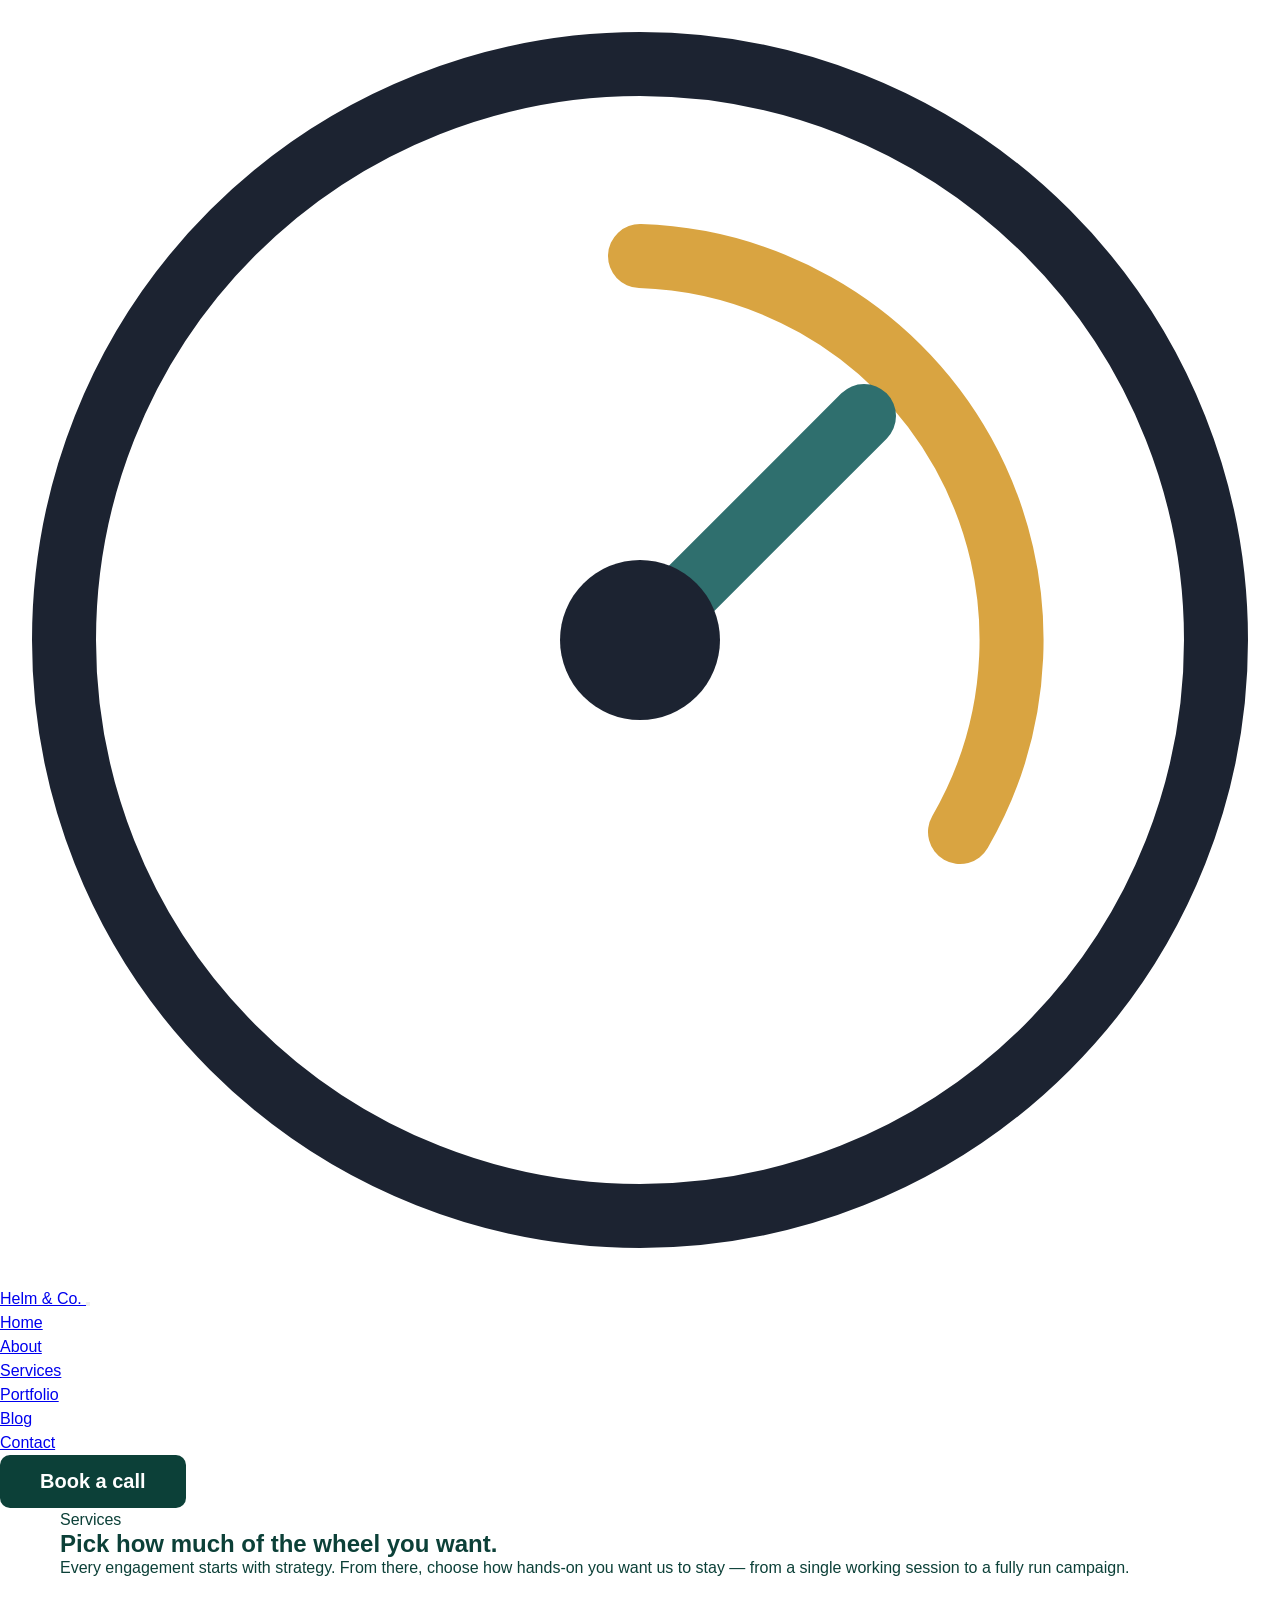
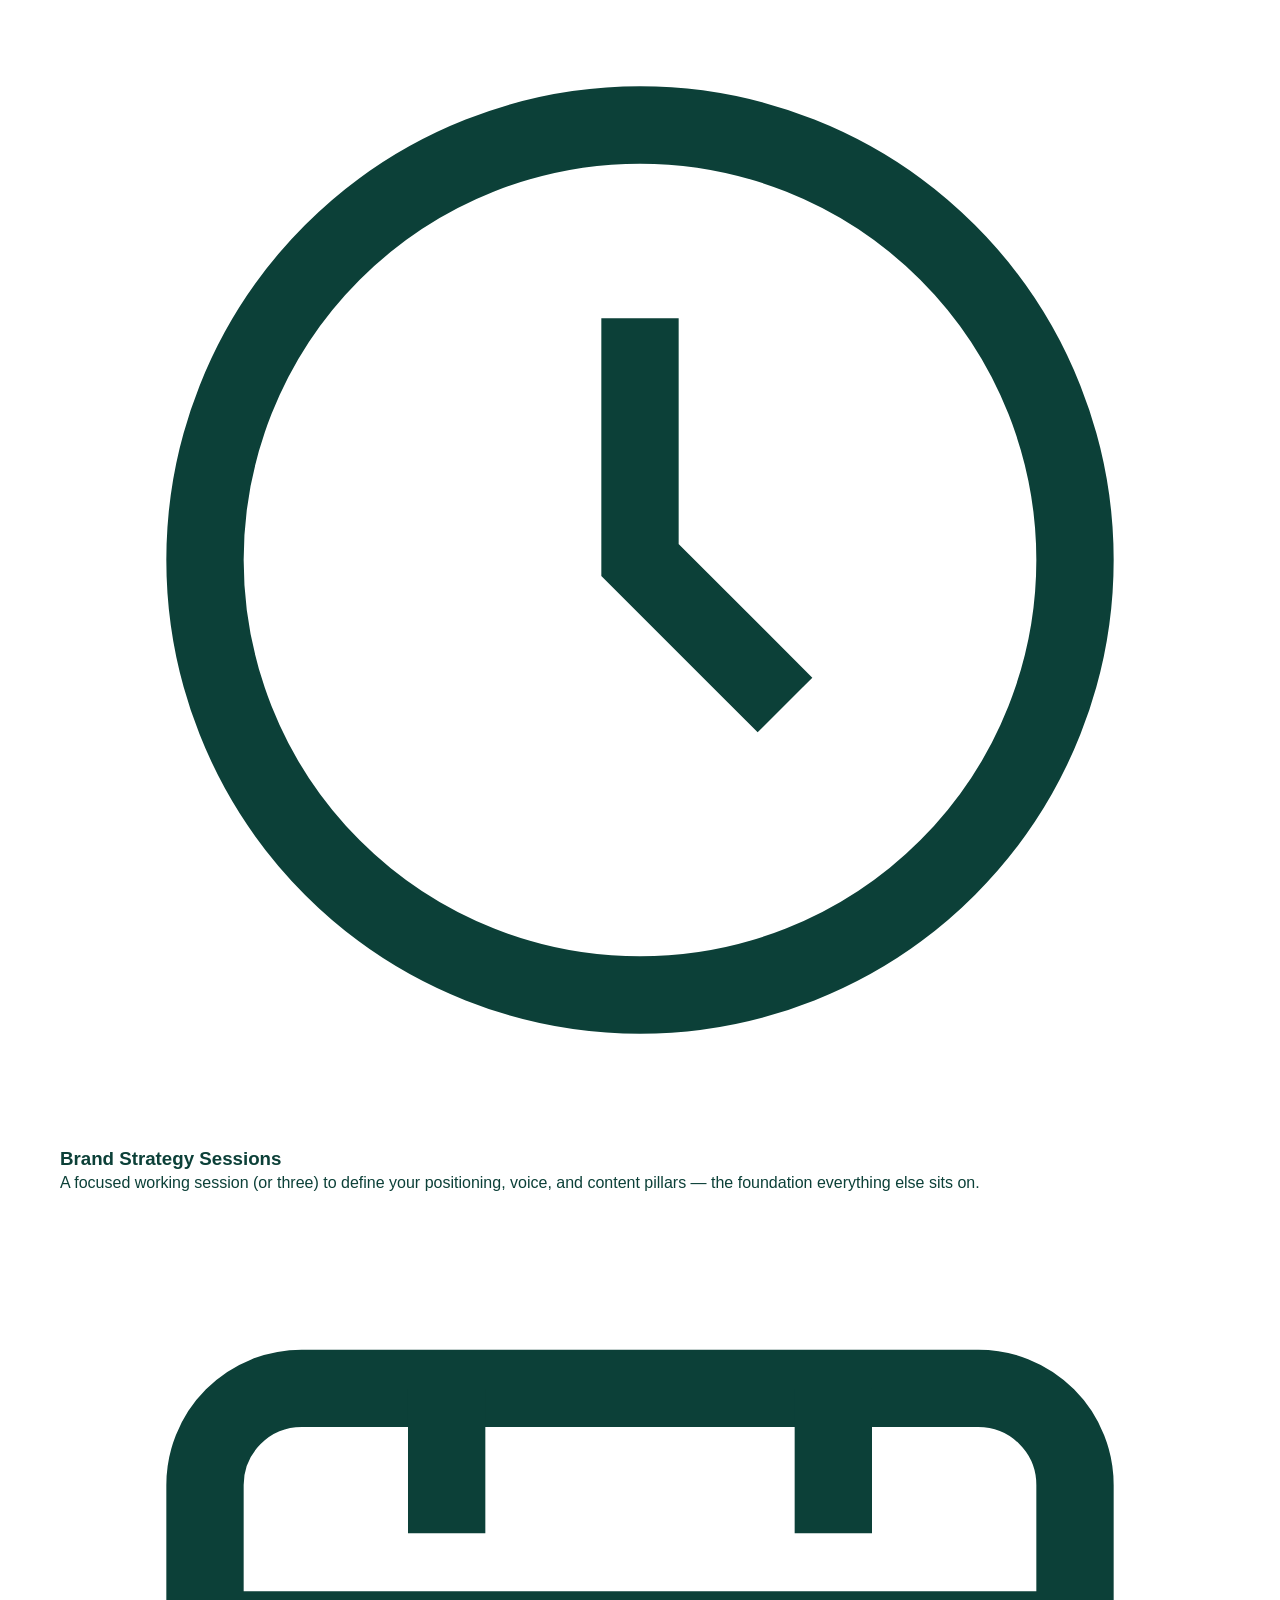
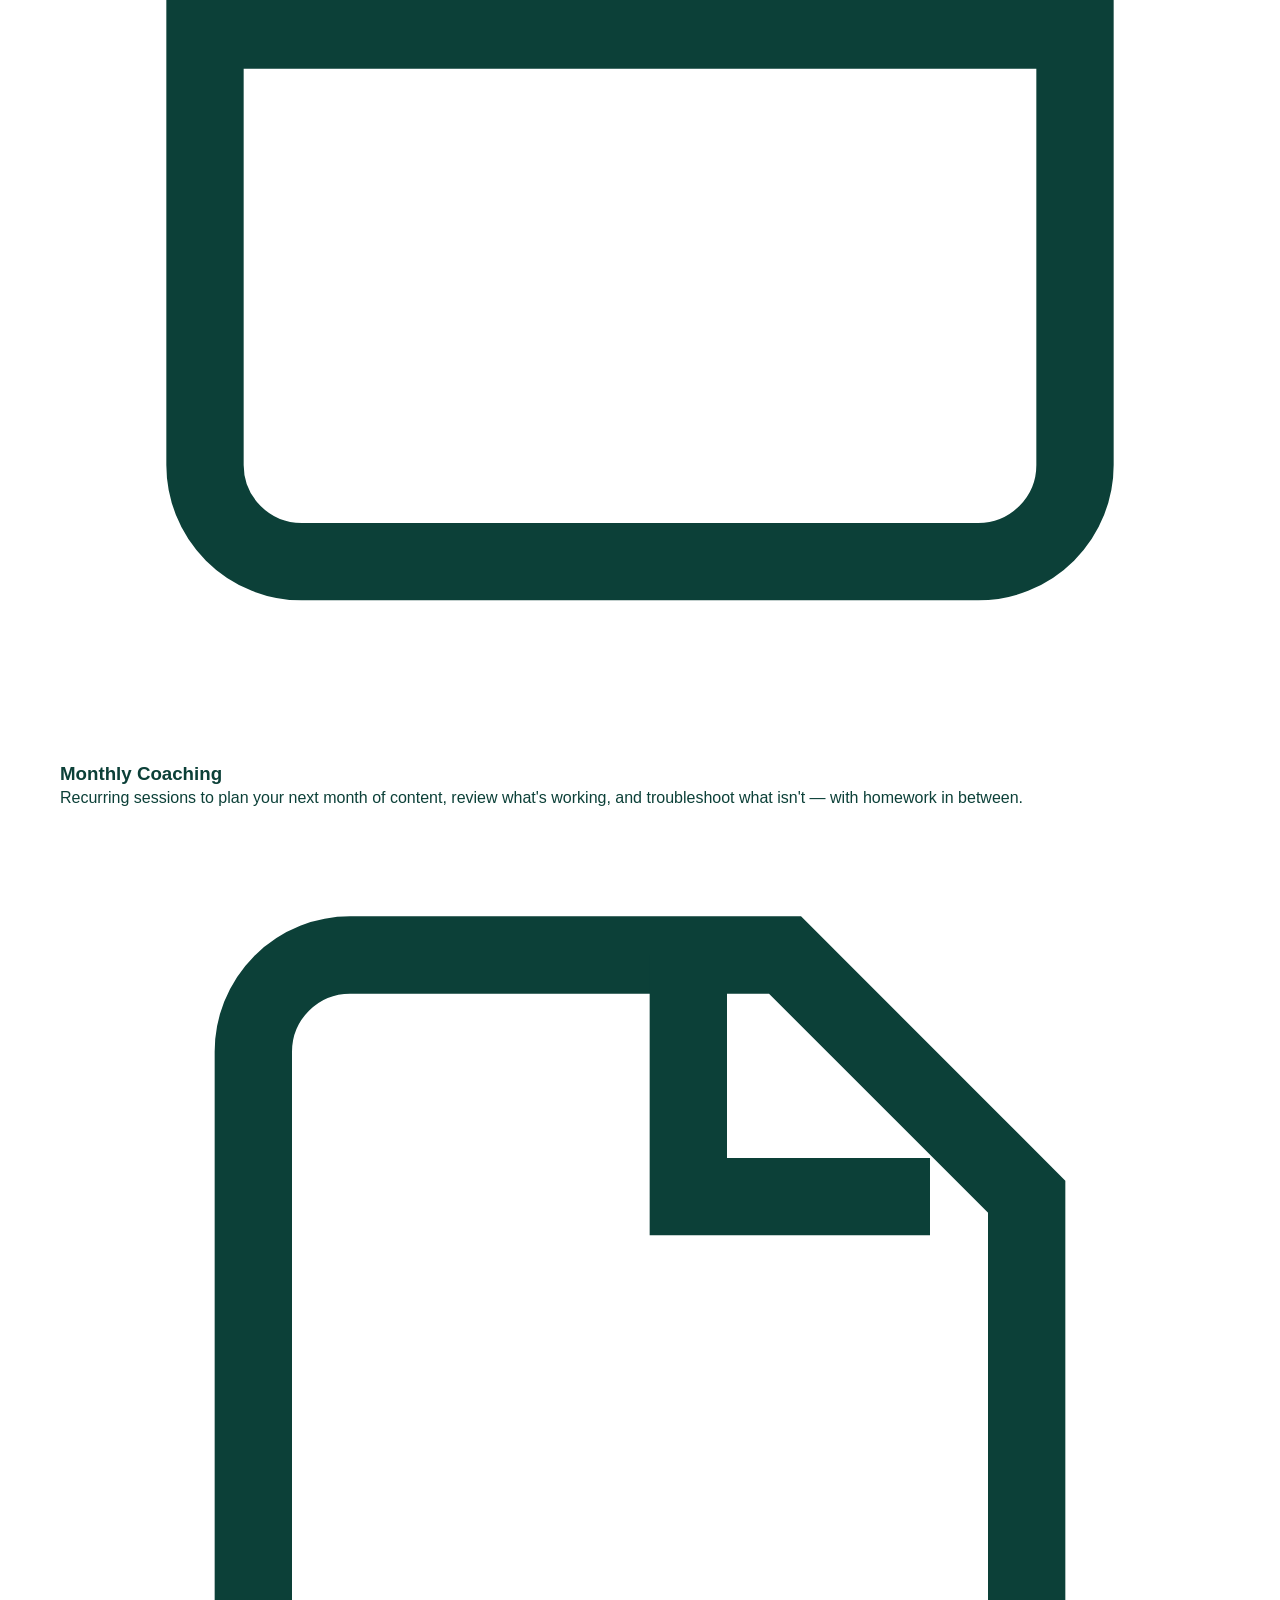
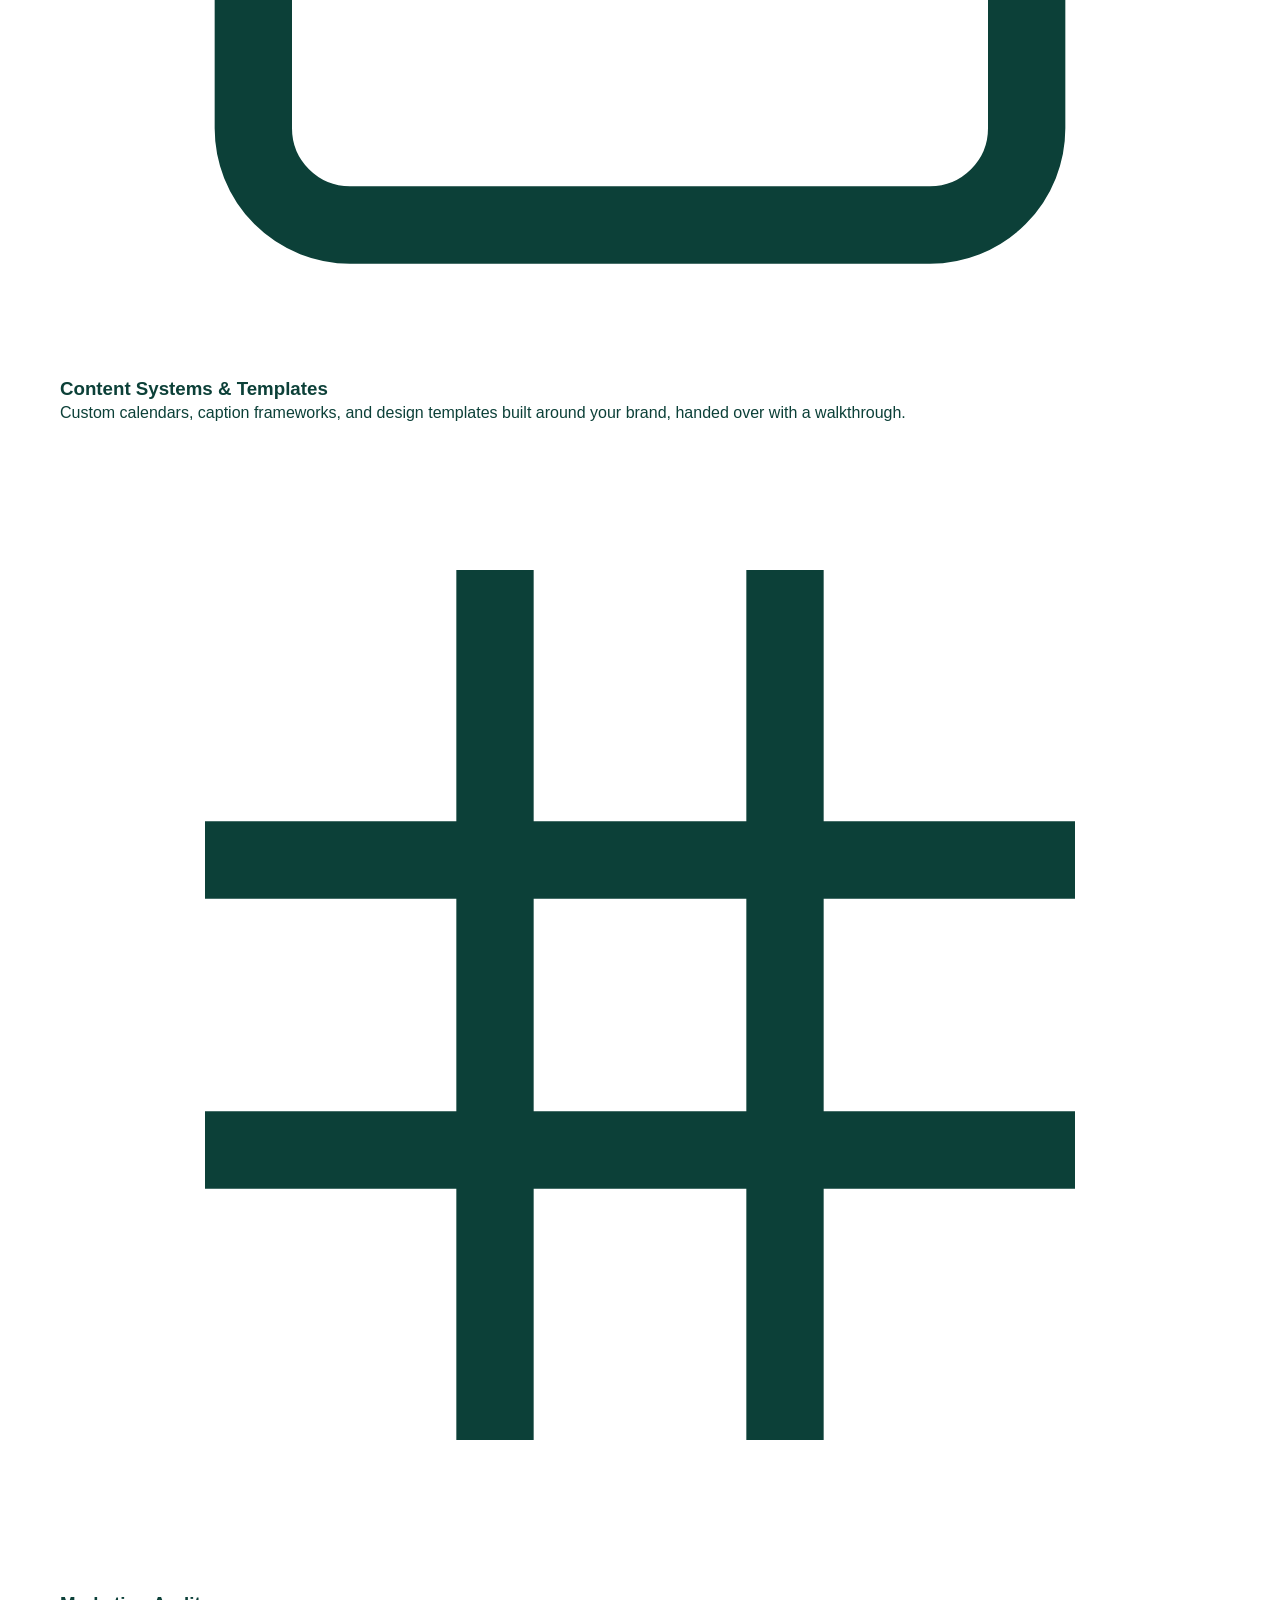
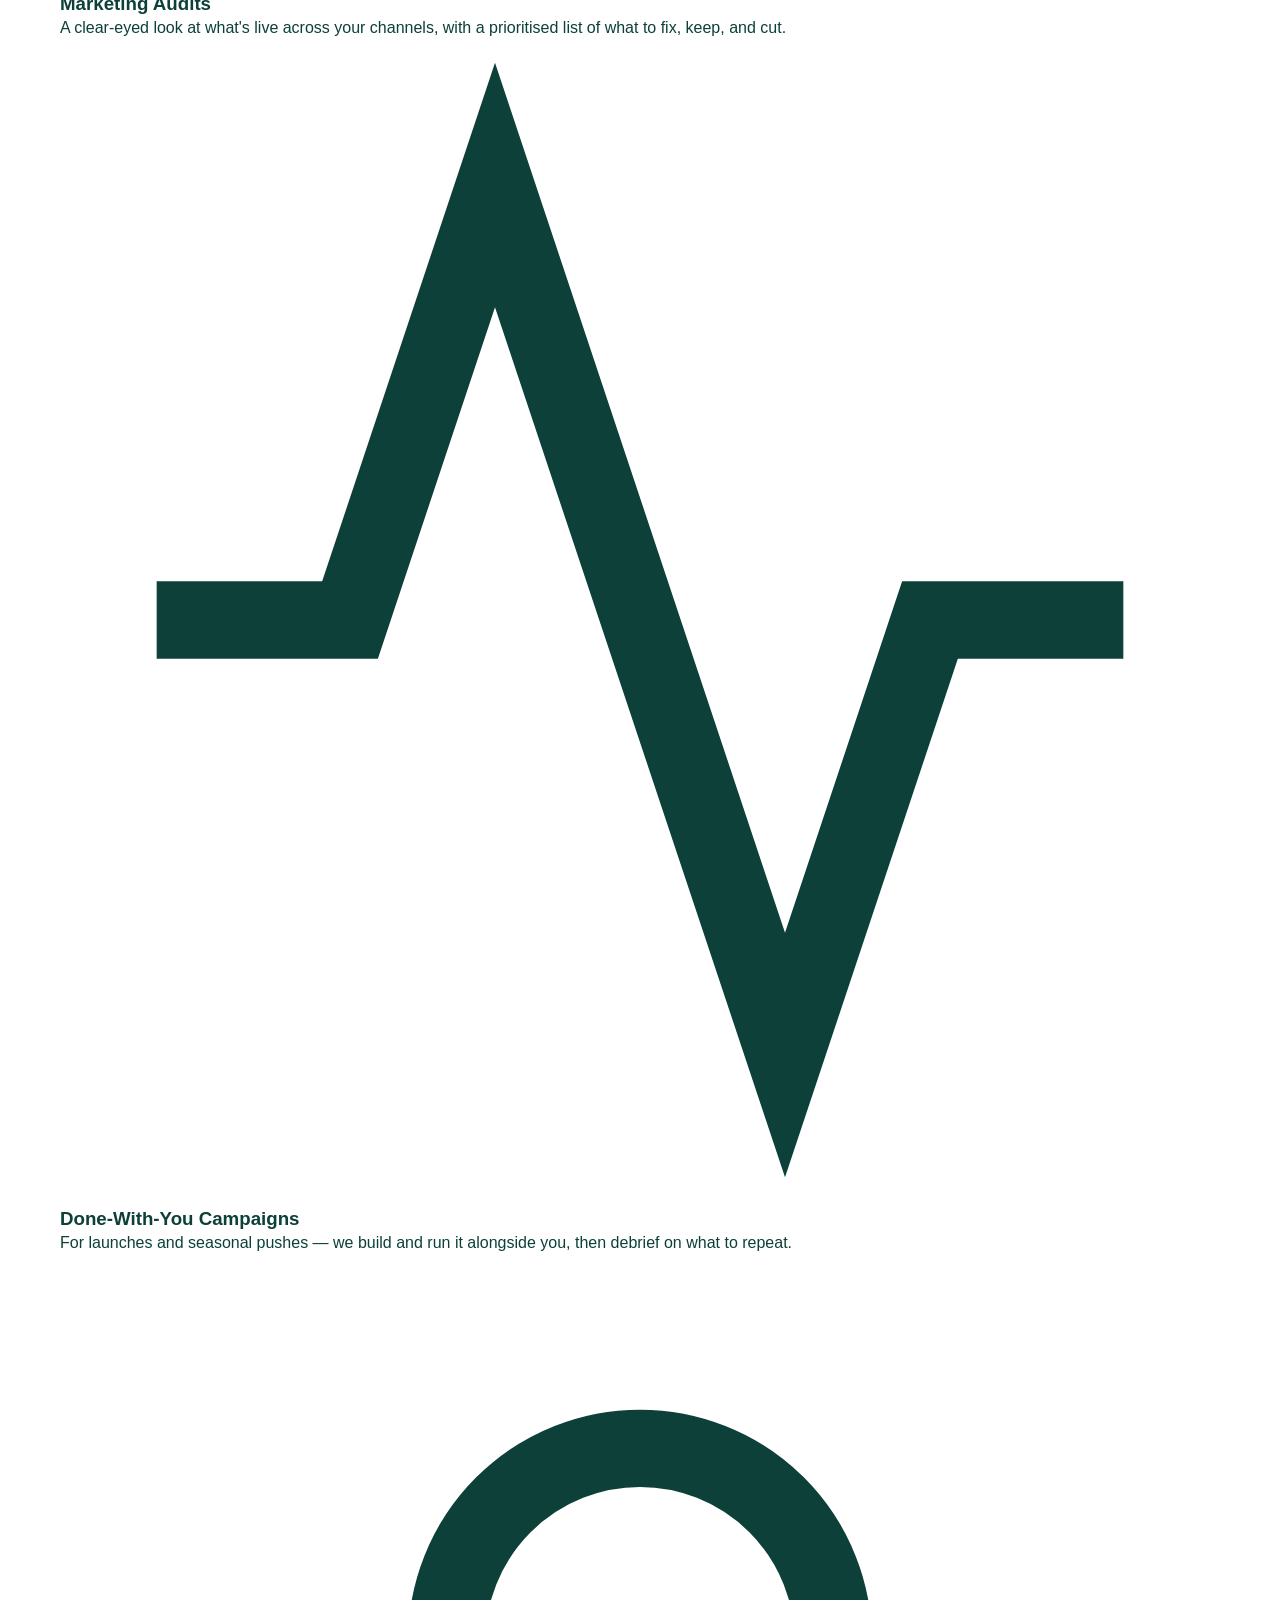
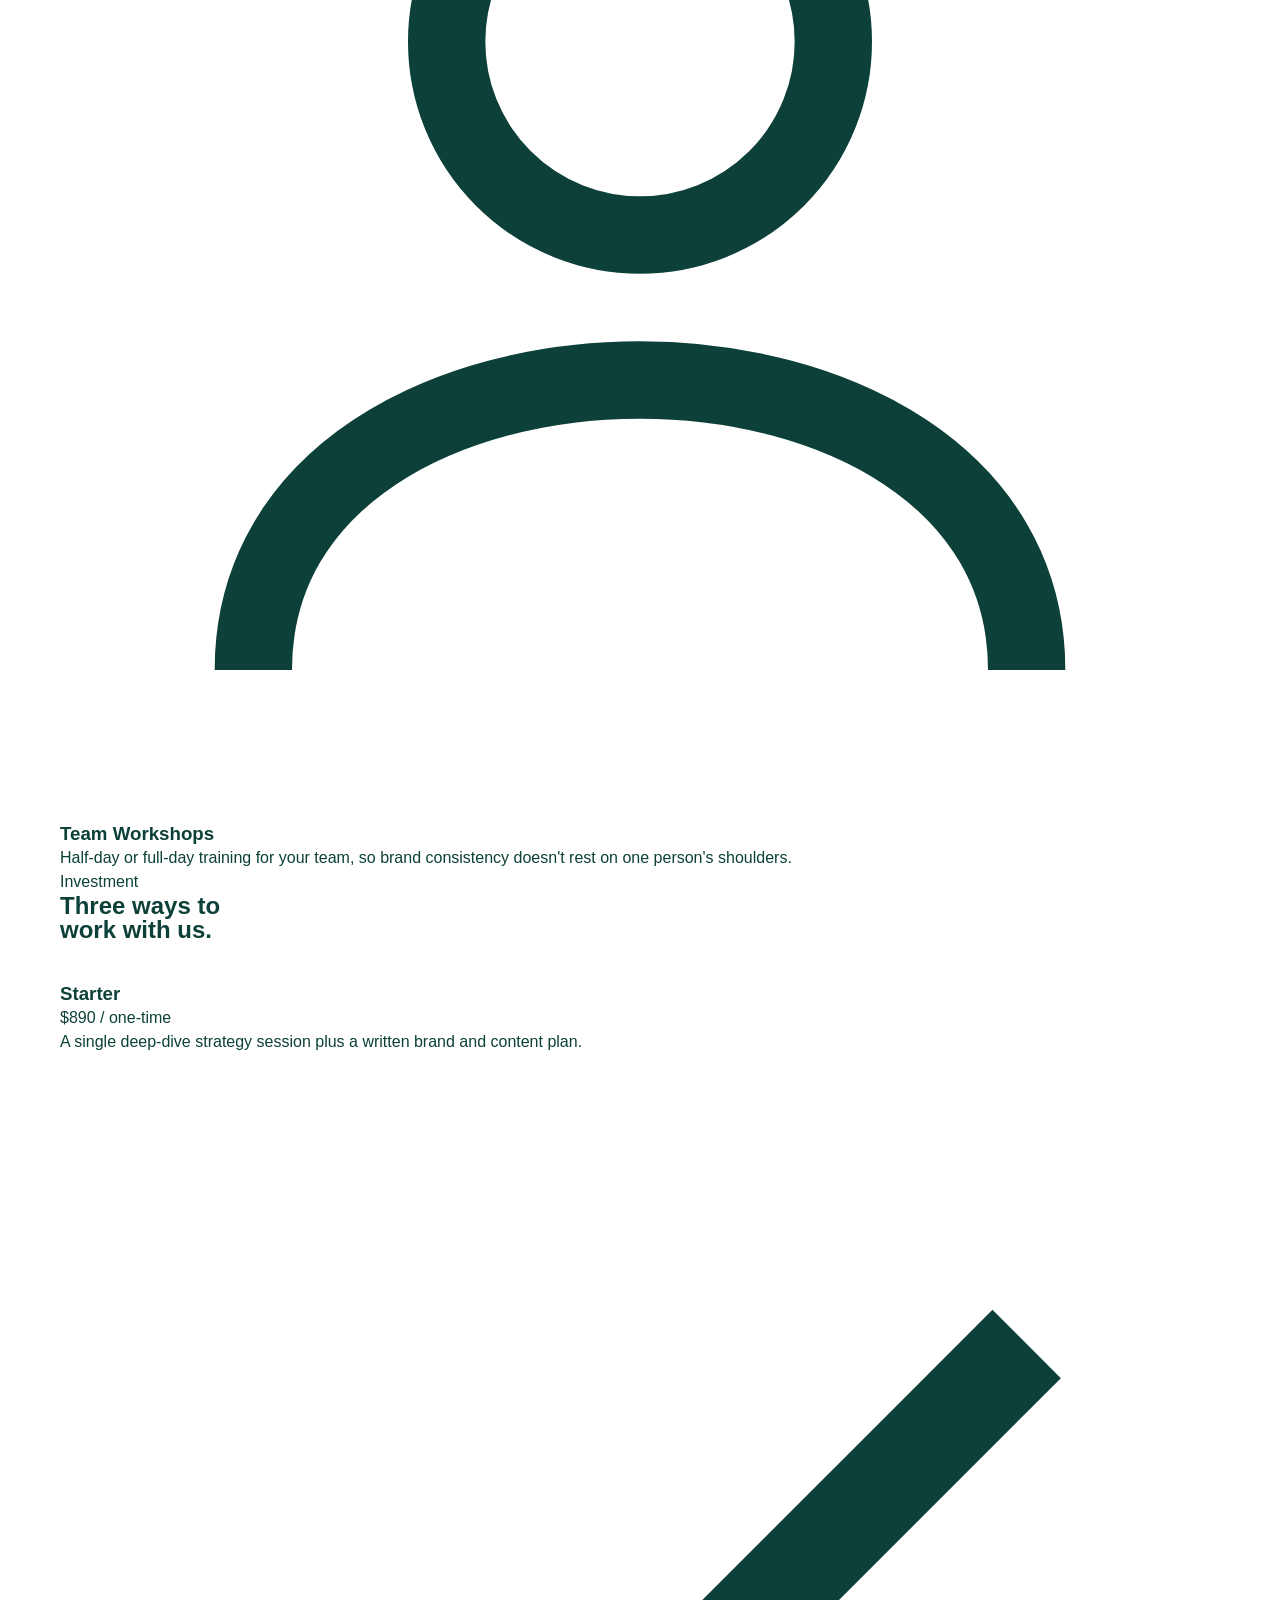
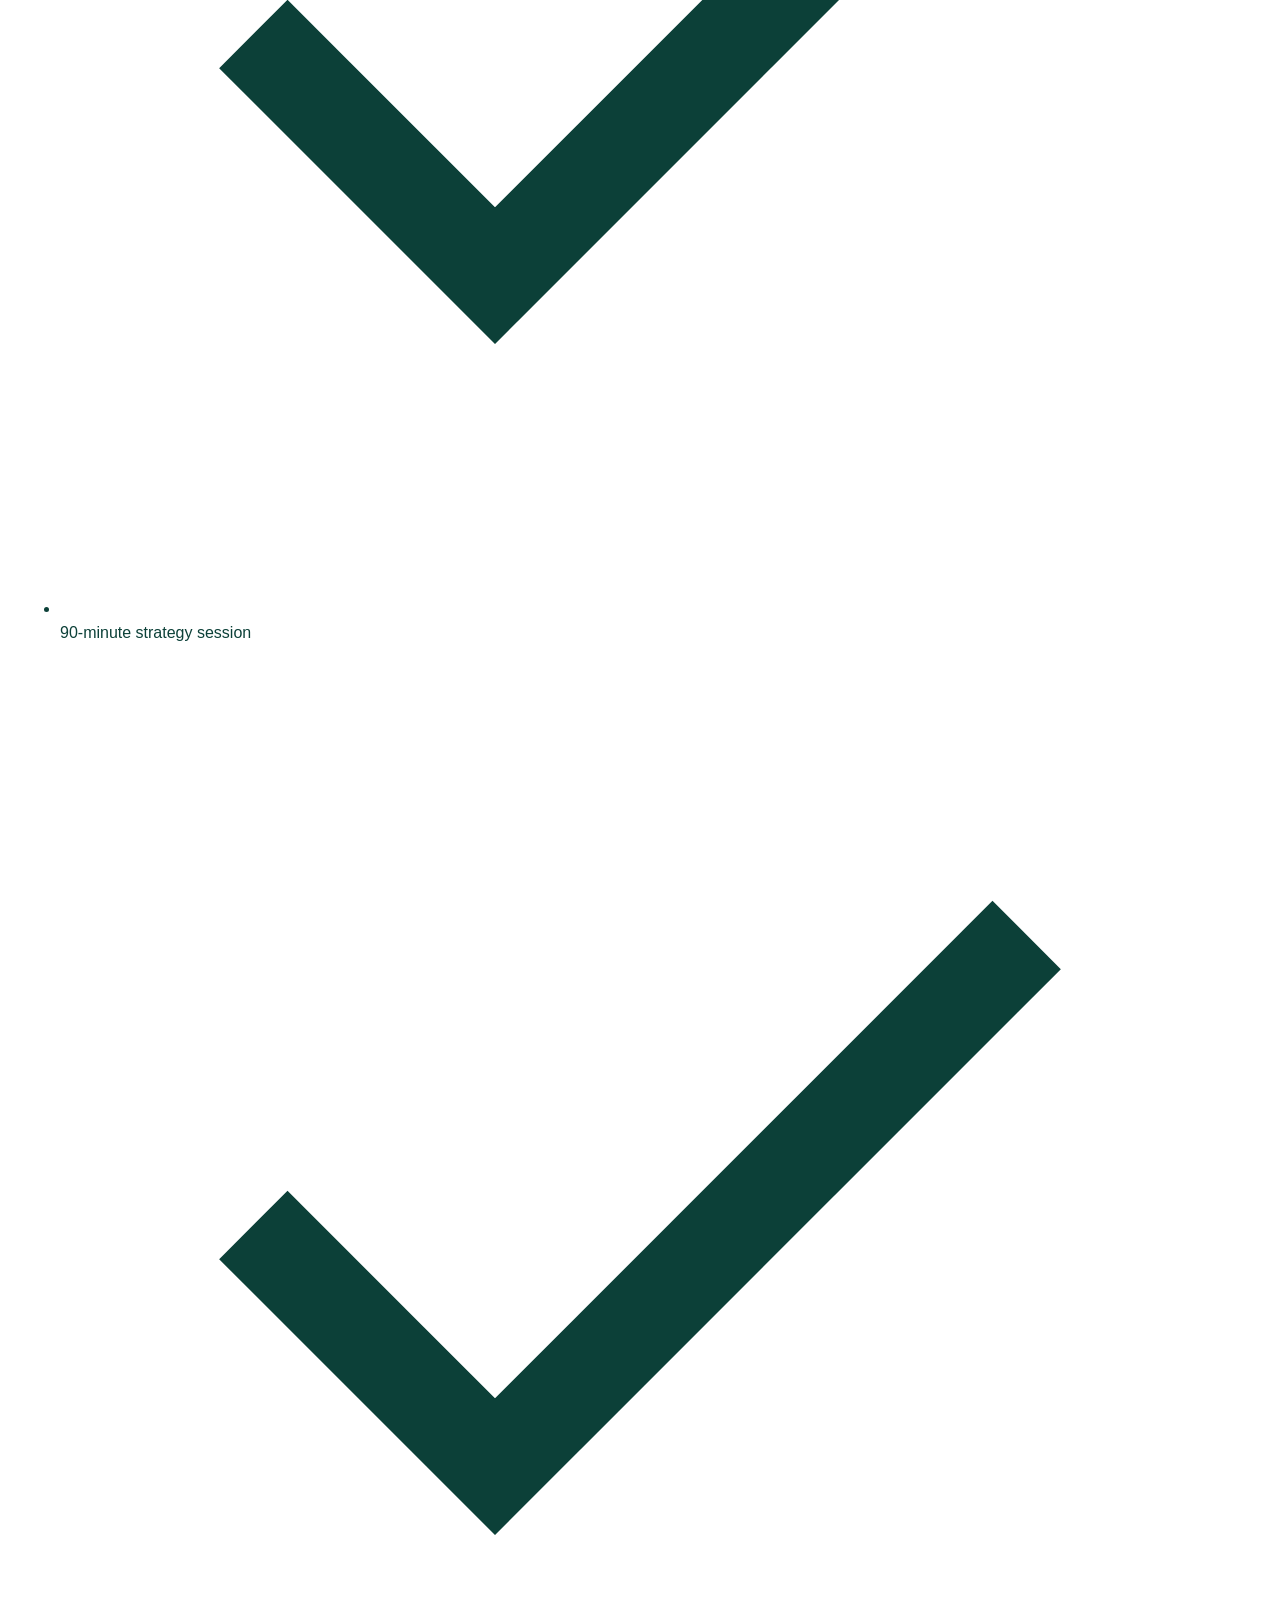
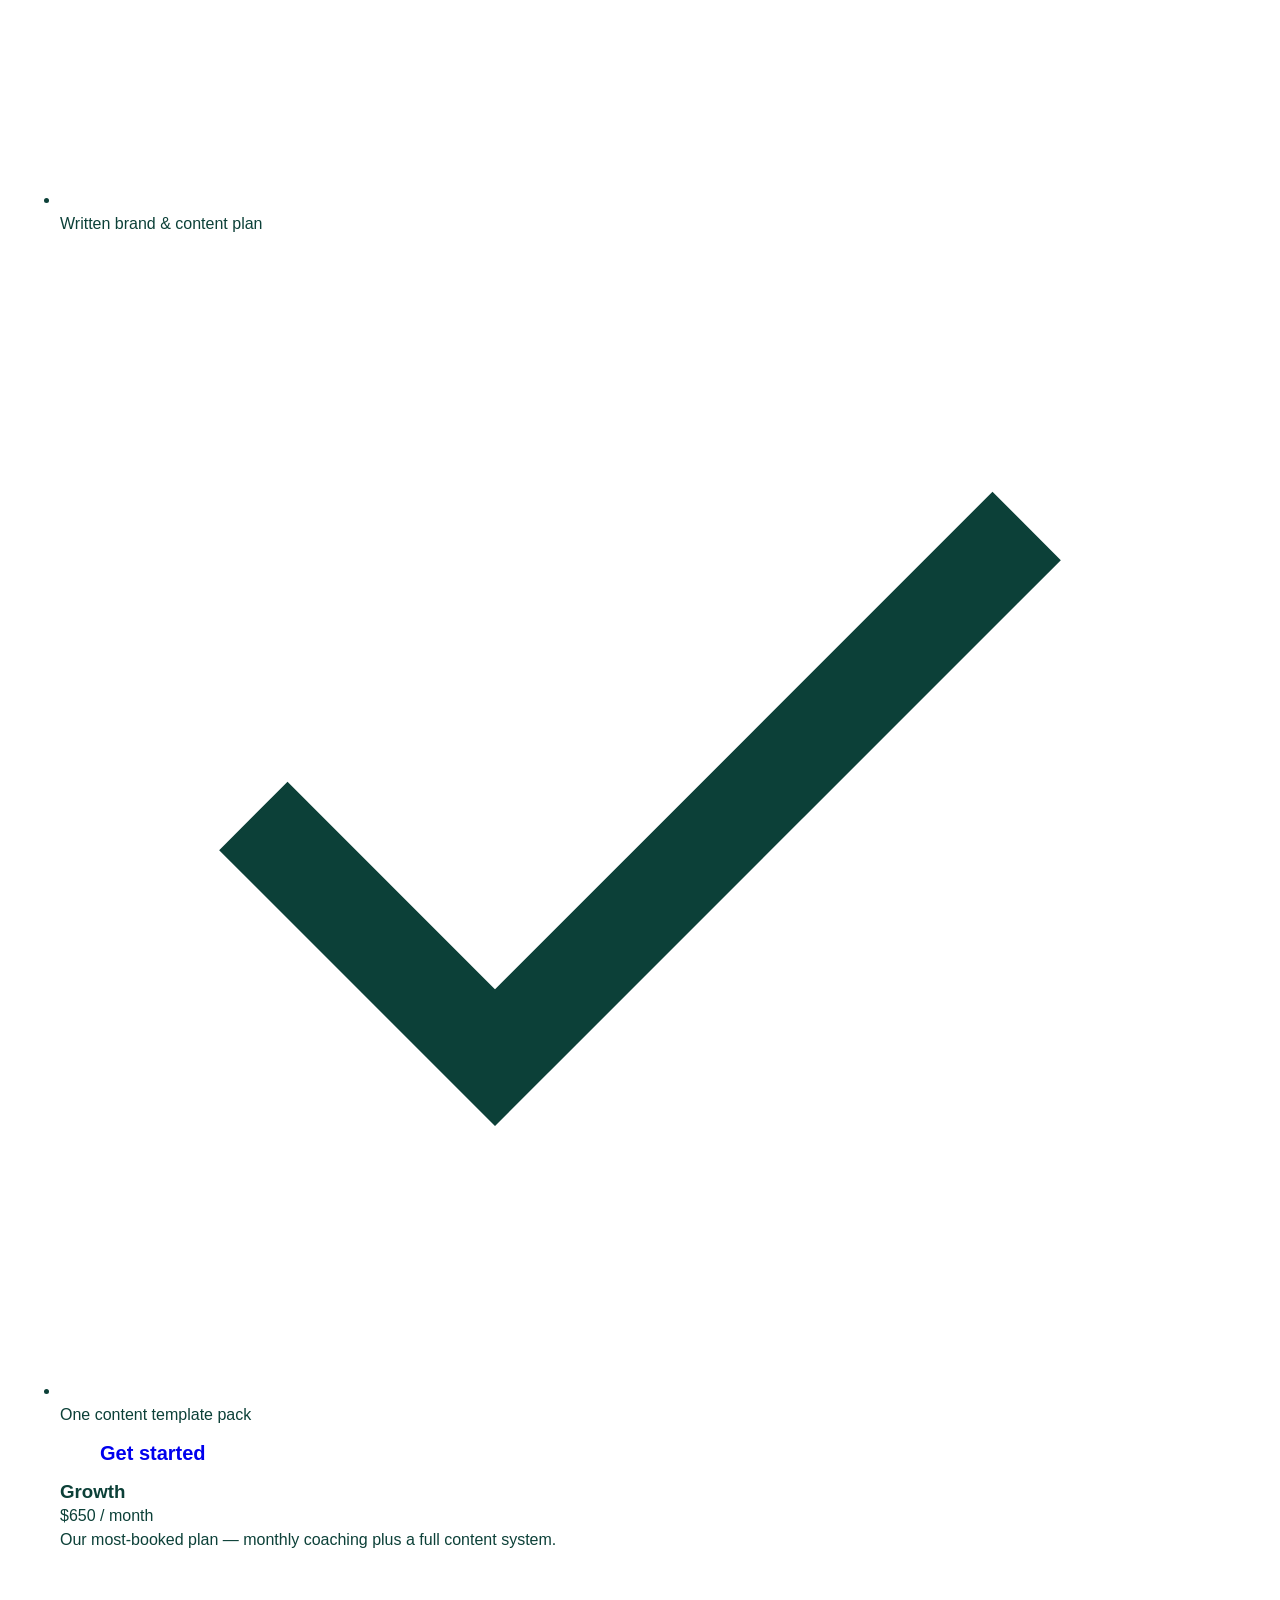
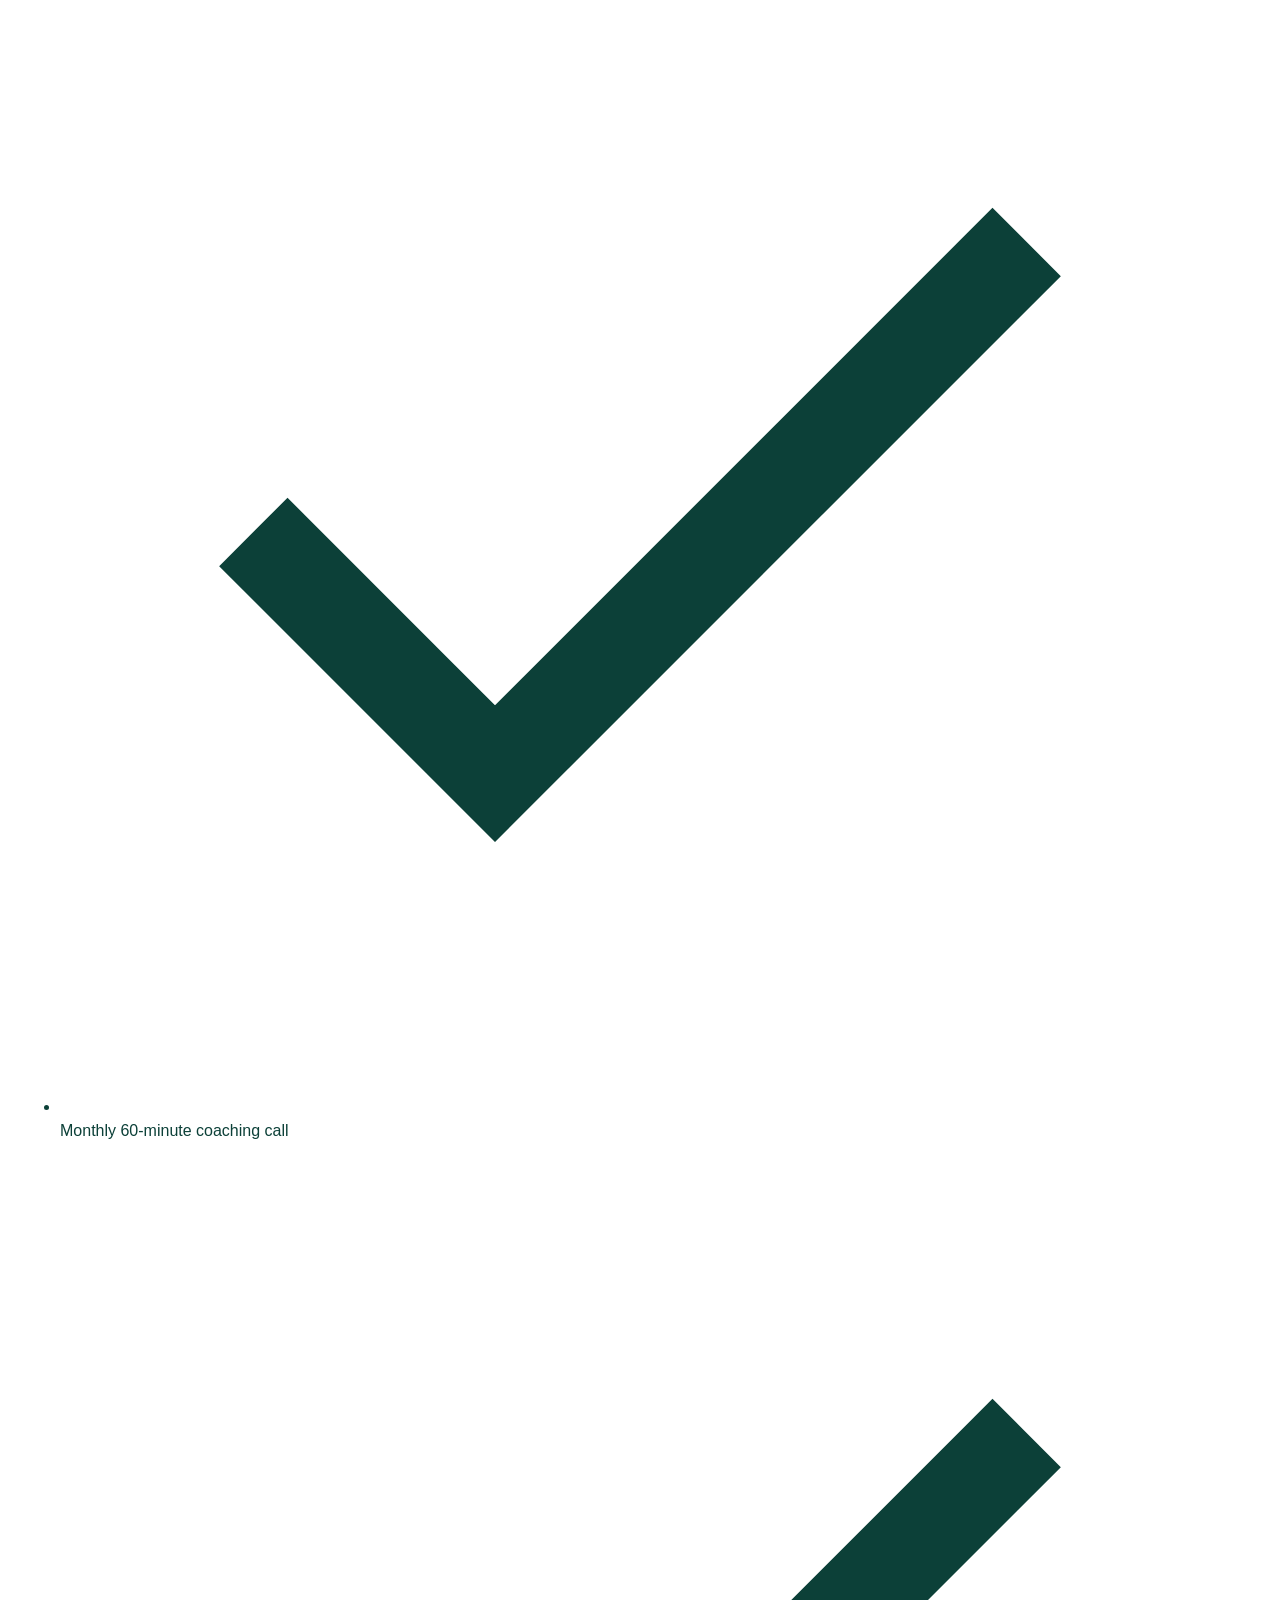
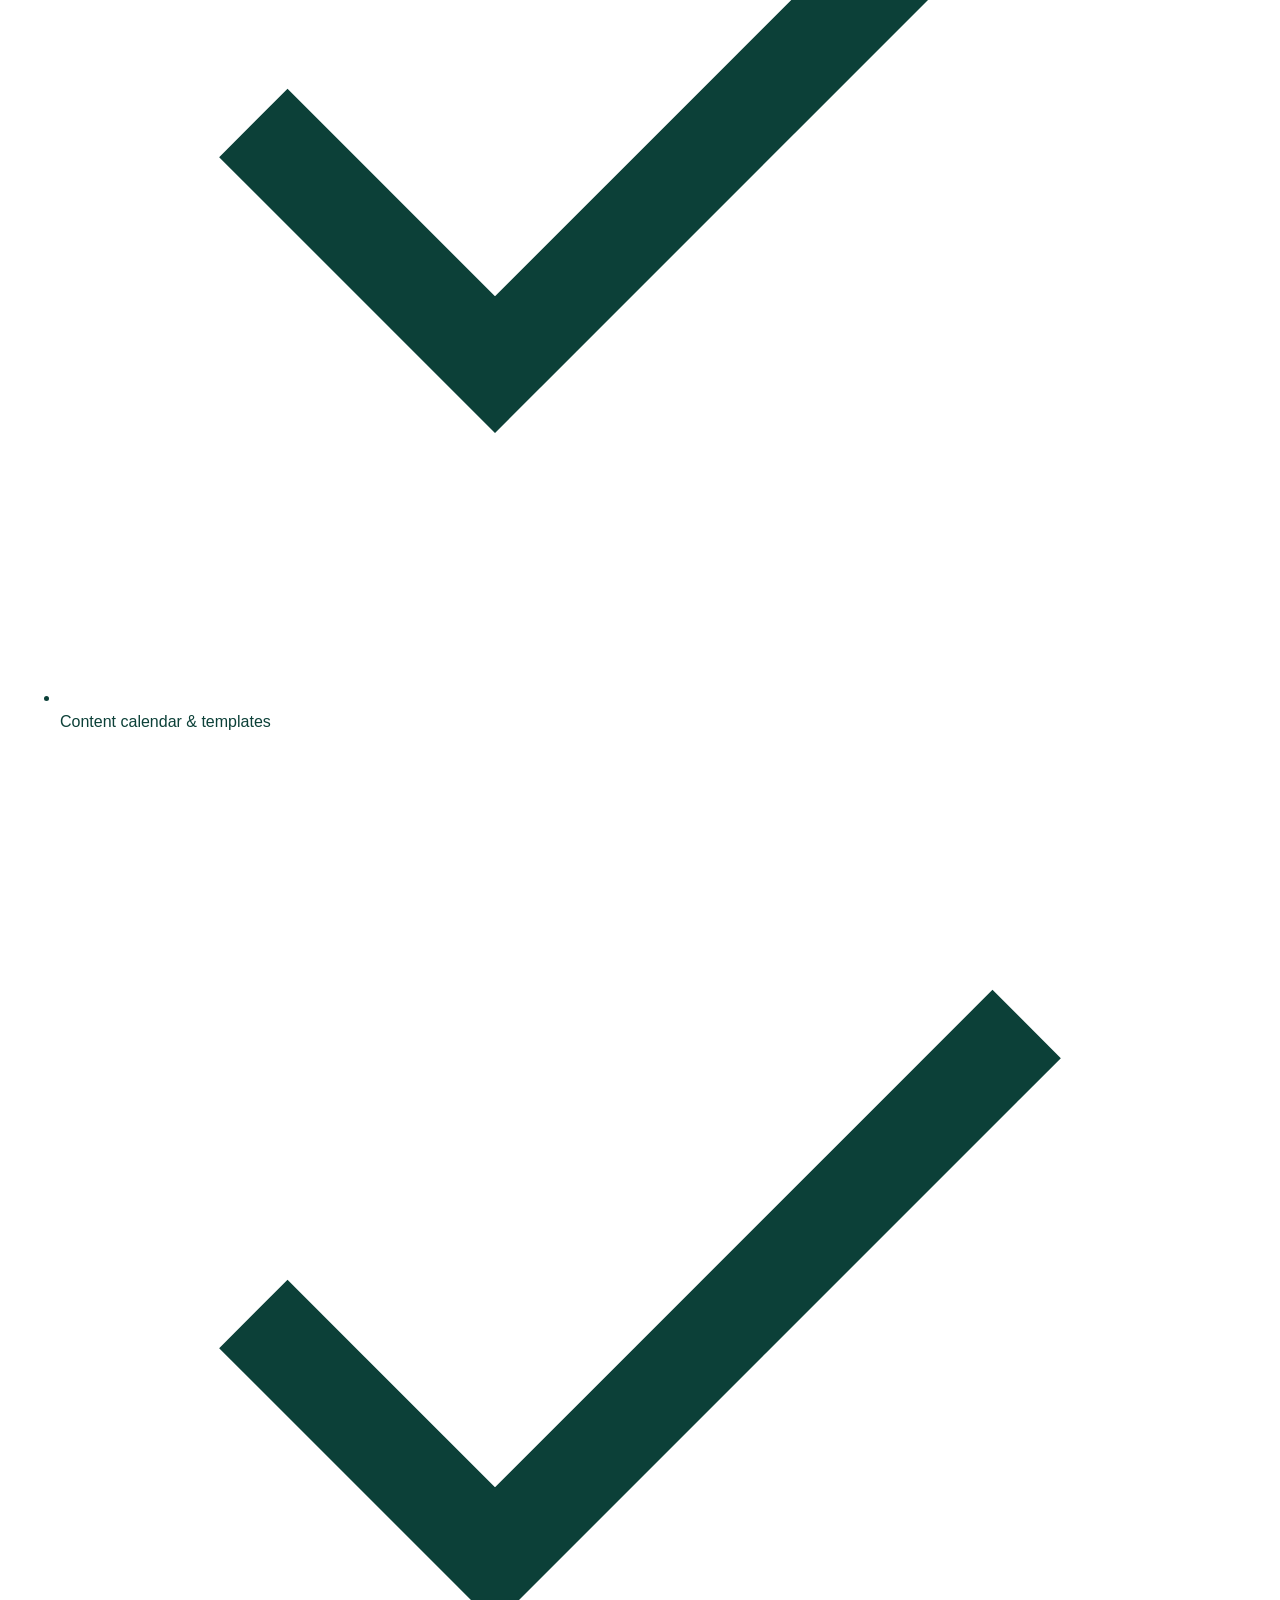
<file: services.html>
<!doctype html>
<html lang="en">
<head>
<meta charset="UTF-8">
<meta name="viewport" content="width=device-width, initial-scale=1.0">
<title>Services — Helm & Co.</title>
<meta name="description" content="Brand strategy, monthly coaching, content systems and workshops — Helm & Co.'s services for owners who want to run their own marketing.">
<link rel="preconnect" href="https://fonts.googleapis.com">
<link rel="preconnect" href="https://fonts.gstatic.com" crossorigin>
<link href="https://fonts.googleapis.com/css2?family=Fraunces:opsz,wght@9..144,400..600&family=Inter:wght@400;500;600&family=IBM+Plex+Mono:wght@400;500&display=swap" rel="stylesheet">
<link rel="stylesheet" href="css/styles.css">
</head>
<body>

<header class="site-header">
  <nav class="nav">
    <a href="index.html" class="brand">
      <svg class="brand-mark" viewBox="0 0 40 40" fill="none" xmlns="http://www.w3.org/2000/svg">
        <circle cx="20" cy="20" r="18" stroke="#1C2331" stroke-width="2"/>
        <path d="M20 8 A12 12 0 0 1 30 26" stroke="#D9A441" stroke-width="2" stroke-linecap="round"/>
        <line x1="20" y1="20" x2="27" y2="13" stroke="#2F6F6E" stroke-width="2" stroke-linecap="round"/>
        <circle cx="20" cy="20" r="2.5" fill="#1C2331"/>
      </svg>
      Helm&nbsp;&amp;&nbsp;Co.
    </a>
    <button class="nav-toggle" aria-label="Toggle menu" aria-expanded="false"><span></span></button>
    <ul class="nav-links">
      <li><a href="index.html">Home</a></li>
      <li><a href="about.html">About</a></li>
      <li><a href="services.html" aria-current="page">Services</a></li>
      <li><a href="portfolio.html">Portfolio</a></li>
      <li><a href="blog.html">Blog</a></li>
      <li><a href="contact.html">Contact</a></li>
    </ul>
    <div class="nav-actions"><a href="contact.html" class="btn btn-primary nav-cta">Book a call</a></div>
  </nav>
</header>

<main>
  <section class="page-header">
    <div class="container">
      <span class="breadcrumb">Services</span>
      <h1>Pick how much of the wheel you want.</h1>
      <p class="lede">Every engagement starts with strategy. From there, choose how hands-on you want us to stay — from a single working session to a fully run campaign.</p>
    </div>
  </section>

  <section>
    <div class="container">
      <div class="card-grid">
        <div class="card">
          <svg class="icon" viewBox="0 0 24 24" fill="none" stroke="currentColor" stroke-width="1.6"><circle cx="12" cy="12" r="9"/><path d="M12 7v5l3 3"/></svg>
          <h3>Brand Strategy Sessions</h3>
          <p>A focused working session (or three) to define your positioning, voice, and content pillars — the foundation everything else sits on.</p>
        </div>
        <div class="card">
          <svg class="icon" viewBox="0 0 24 24" fill="none" stroke="currentColor" stroke-width="1.6"><rect x="3" y="4" width="18" height="16" rx="2"/><path d="M3 9h18M8 4v3M16 4v3"/></svg>
          <h3>Monthly Coaching</h3>
          <p>Recurring sessions to plan your next month of content, review what's working, and troubleshoot what isn't — with homework in between.</p>
        </div>
        <div class="card">
          <svg class="icon" viewBox="0 0 24 24" fill="none" stroke="currentColor" stroke-width="1.6"><path d="M4 19V5a2 2 0 012-2h9l5 5v11a2 2 0 01-2 2H6a2 2 0 01-2-2z"/><path d="M13 3v5h5"/></svg>
          <h3>Content Systems &amp; Templates</h3>
          <p>Custom calendars, caption frameworks, and design templates built around your brand, handed over with a walkthrough.</p>
        </div>
        <div class="card">
          <svg class="icon" viewBox="0 0 24 24" fill="none" stroke="currentColor" stroke-width="1.6"><path d="M9 3v18M15 3v18M3 9h18M3 15h18"/></svg>
          <h3>Marketing Audits</h3>
          <p>A clear-eyed look at what's live across your channels, with a prioritised list of what to fix, keep, and cut.</p>
        </div>
        <div class="card">
          <svg class="icon" viewBox="0 0 24 24" fill="none" stroke="currentColor" stroke-width="1.6"><path d="M22 12h-4l-3 9L9 3l-3 9H2"/></svg>
          <h3>Done-With-You Campaigns</h3>
          <p>For launches and seasonal pushes — we build and run it alongside you, then debrief on what to repeat.</p>
        </div>
        <div class="card">
          <svg class="icon" viewBox="0 0 24 24" fill="none" stroke="currentColor" stroke-width="1.6"><circle cx="12" cy="8" r="4"/><path d="M4 21c0-4 4-6 8-6s8 2 8 6"/></svg>
          <h3>Team Workshops</h3>
          <p>Half-day or full-day training for your team, so brand consistency doesn't rest on one person's shoulders.</p>
        </div>
      </div>
    </div>
  </section>

  <section style="background: var(--paper); border-top: 1px solid var(--line); border-bottom: 1px solid var(--line);">
    <div class="container">
      <span class="eyebrow">Investment</span>
      <h2 style="max-width: 16ch;">Three ways to work with us.</h2>
      <div class="pricing-grid" style="margin-top: 2.5rem;">
        <div class="price-card">
          <h3>Starter</h3>
          <div class="price">$890<span> / one-time</span></div>
          <p>A single deep-dive strategy session plus a written brand and content plan.</p>
          <ul class="price-list">
            <li><svg viewBox="0 0 24 24" fill="none" stroke="currentColor" stroke-width="2"><path d="M20 6 9 17l-5-5"/></svg>90-minute strategy session</li>
            <li><svg viewBox="0 0 24 24" fill="none" stroke="currentColor" stroke-width="2"><path d="M20 6 9 17l-5-5"/></svg>Written brand &amp; content plan</li>
            <li><svg viewBox="0 0 24 24" fill="none" stroke="currentColor" stroke-width="2"><path d="M20 6 9 17l-5-5"/></svg>One content template pack</li>
          </ul>
          <a href="contact.html" class="btn btn-ghost btn-block">Get started</a>
        </div>
        <div class="price-card featured">
          <h3>Growth</h3>
          <div class="price">$650<span> / month</span></div>
          <p>Our most-booked plan — monthly coaching plus a full content system.</p>
          <ul class="price-list">
            <li><svg viewBox="0 0 24 24" fill="none" stroke="currentColor" stroke-width="2"><path d="M20 6 9 17l-5-5"/></svg>Monthly 60-minute coaching call</li>
            <li><svg viewBox="0 0 24 24" fill="none" stroke="currentColor" stroke-width="2"><path d="M20 6 9 17l-5-5"/></svg>Content calendar &amp; templates</li>
            <li><svg viewBox="0 0 24 24" fill="none" stroke="currentColor" stroke-width="2"><path d="M20 6 9 17l-5-5"/></svg>Async WhatsApp support</li>
            <li><svg viewBox="0 0 24 24" fill="none" stroke="currentColor" stroke-width="2"><path d="M20 6 9 17l-5-5"/></svg>Quarterly marketing audit</li>
          </ul>
          <a href="contact.html" class="btn btn-gold btn-block">Get started</a>
        </div>
        <div class="price-card">
          <h3>Partner</h3>
          <div class="price">From $1,800<span> / month</span></div>
          <p>For teams who want us hands-on across strategy, content, and campaigns.</p>
          <ul class="price-list">
            <li><svg viewBox="0 0 24 24" fill="none" stroke="currentColor" stroke-width="2"><path d="M20 6 9 17l-5-5"/></svg>Everything in Growth</li>
            <li><svg viewBox="0 0 24 24" fill="none" stroke="currentColor" stroke-width="2"><path d="M20 6 9 17l-5-5"/></svg>Done-with-you campaign delivery</li>
            <li><svg viewBox="0 0 24 24" fill="none" stroke="currentColor" stroke-width="2"><path d="M20 6 9 17l-5-5"/></svg>Team workshop each quarter</li>
            <li><svg viewBox="0 0 24 24" fill="none" stroke="currentColor" stroke-width="2"><path d="M20 6 9 17l-5-5"/></svg>Priority WhatsApp response</li>
          </ul>
          <a href="contact.html" class="btn btn-ghost btn-block">Talk to us</a>
        </div>
      </div>
      <p class="form-note" style="margin-top:1.5rem;">Prices shown in AUD, placeholders for this template — swap in your own numbers.</p>
    </div>
  </section>

  <section>
    <div class="container">
      <div class="cta-band">
        <div>
          <h2>Not sure which fits?</h2>
          <p>Tell us where you're stuck and we'll point you to the right plan.</p>
        </div>
        <div style="display:flex; gap:1rem; flex-wrap:wrap;">
          <a href="contact.html" class="btn btn-gold">Book a strategy call</a>
          <a href="https://wa.me/61400000000?text=Hi%20Helm%20%26%20Co.%2C%20I%27d%20like%20to%20ask%20about%20your%20services." class="btn btn-whatsapp" target="_blank" rel="noopener">Ask on WhatsApp</a>
        </div>
      </div>
    </div>
  </section>
</main>

<footer class="site-footer">
  <div class="container footer-grid">
    <div>
      <div class="brand" style="color: var(--stone); margin-bottom: 1rem;">
        <svg class="brand-mark" viewBox="0 0 40 40" fill="none" xmlns="http://www.w3.org/2000/svg">
          <circle cx="20" cy="20" r="18" stroke="#EAE6DC" stroke-width="2"/>
          <path d="M20 8 A12 12 0 0 1 30 26" stroke="#D9A441" stroke-width="2" stroke-linecap="round"/>
          <line x1="20" y1="20" x2="27" y2="13" stroke="#2F6F6E" stroke-width="2" stroke-linecap="round"/>
          <circle cx="20" cy="20" r="2.5" fill="#EAE6DC"/>
        </svg>
        Helm &amp; Co.
      </div>
      <p>Brand and social strategy for owners who'd rather learn the wheel than hand it over for good.</p>
      <div class="social-row">
        <a href="#" aria-label="Instagram">IG</a>
        <a href="#" aria-label="LinkedIn">IN</a>
        <a href="#" aria-label="Facebook">FB</a>
      </div>
    </div>
    <div>
      <h4>Site</h4>
      <ul class="footer-links">
        <li><a href="about.html">About</a></li>
        <li><a href="services.html">Services</a></li>
        <li><a href="portfolio.html">Portfolio</a></li>
        <li><a href="blog.html">Blog</a></li>
      </ul>
    </div>
    <div>
      <h4>Services</h4>
      <ul class="footer-links">
        <li><a href="services.html">Brand Strategy</a></li>
        <li><a href="services.html">Monthly Coaching</a></li>
        <li><a href="services.html">Content Systems</a></li>
        <li><a href="services.html">Workshops</a></li>
      </ul>
    </div>
    <div>
      <h4>Contact</h4>
      <ul class="footer-links">
        <li><a href="mailto:hello@helmandco.example">hello@helmandco.example</a></li>
        <li><a href="tel:+61400000000">+61 400 000 000</a></li>
        <li><a href="https://wa.me/61400000000" target="_blank" rel="noopener">WhatsApp us</a></li>
        <li>Gold Coast, QLD, Australia</li>
      </ul>
    </div>
  </div>
  <div class="container footer-bottom">
    <span>© <span id="year"></span> Helm &amp; Co. All rights reserved.</span>
    <span>Template design — customise freely.</span>
  </div>
</footer>

<a class="whatsapp-float" href="https://wa.me/61400000000?text=Hi%20Helm%20%26%20Co.%2C%20I%27d%20like%20to%20chat%20about%20my%20marketing." target="_blank" rel="noopener" aria-label="Chat on WhatsApp">
  <svg viewBox="0 0 32 32" fill="currentColor"><path d="M16.02 2.67C8.6 2.67 2.6 8.66 2.6 16.07c0 2.44.65 4.72 1.78 6.7L2.67 29.3l6.7-1.67a13.4 13.4 0 006.65 1.76c7.43 0 13.42-6 13.42-13.4S23.45 2.67 16.02 2.67zm0 24.2c-2.1 0-4.05-.58-5.73-1.6l-.41-.24-4 1 1.07-3.87-.27-.4a10.9 10.9 0 01-1.7-5.7c0-6.05 4.93-10.98 11.04-10.98 6.1 0 11.03 4.93 11.03 10.98 0 6.06-4.93 10.99-11.03 10.99zm6.03-8.23c-.33-.17-1.95-.96-2.25-1.07-.3-.11-.52-.17-.74.17-.22.33-.85 1.07-1.04 1.29-.19.22-.38.24-.71.08-.33-.17-1.4-.51-2.66-1.63-.98-.87-1.65-1.95-1.84-2.28-.19-.33-.02-.5.15-.67.15-.15.33-.38.5-.57.17-.19.22-.33.33-.55.11-.22.06-.41-.03-.58-.08-.17-.74-1.77-1.01-2.42-.27-.64-.54-.55-.74-.56h-.63c-.22 0-.58.08-.88.41-.3.33-1.15 1.12-1.15 2.73 0 1.6 1.18 3.16 1.34 3.38.17.22 2.32 3.55 5.63 4.98.79.34 1.4.55 1.88.7.79.25 1.51.21 2.08.13.63-.1 1.95-.8 2.23-1.57.27-.77.27-1.43.19-1.57-.08-.14-.3-.22-.63-.38z"/></svg>
  <span class="wa-text">Chat with us</span>
</a>

<script src="js/script.js"></script>
</body>
</html>
</file>
<file: styles.css>
/* Design Tokens - Brisbane Web Design System */
:root {
  /* Font Tokens */
  --font-family-primary: 'Ratch', sans-serif;
  --font-size-base: 16px;
  --font-weight-base: 400;
  --font-line-height-base: 24px;
  
  /* Typography Scale */
  --font-size-xs: 16px;
  --font-size-sm: 18px;
  --font-size-md: 20px;
  --font-size-lg: 22px;
  --font-size-xl: 24px;
  --font-size-2xl: 26px;
  --font-size-3xl: 28px;
  --font-size-4xl: 40px;
  
  /* Color Tokens */
  --color-text-primary: #0c4038;
  --color-text-secondary: #f6f2e2;
  --color-text-tertiary: #e6e981;
  --color-text-inverse: #ffffff;
  --color-surface-base: #000000;
  
  /* Spacing Scale */
  --space-1: 5px;
  --space-2: 8px;
  --space-3: 10px;
  --space-4: 14.4px;
  --space-5: 20px;
  --space-6: 30px;
  --space-8: 40px;
  --space-10: 60px;
  --space-12: 80px;
  
  /* Radius Tokens */
  --radius-xs: 10px;
  --radius-sm: 80px;
  
  /* Shadow Tokens */
  --shadow-1: rgba(0, 0, 0, 0.4) 0px 0px 40px -15px;
  --shadow-2: rgba(0, 0, 0, 0.6) 0px -15px 30px -15px;
  
  /* Motion Tokens */
  --motion-duration-instant: 300ms;
  --motion-duration-fast: 600ms;
}

/* Base Styles */
* {
  margin: 0;
  padding: 0;
  box-sizing: border-box;
}

html {
  scroll-behavior: smooth;
}

body {
  font-family: var(--font-family-primary);
  font-size: var(--font-size-base);
  font-weight: var(--font-weight-base);
  line-height: var(--font-line-height-base);
  color: var(--color-text-primary);
  background-color: #ffffff;
}

/* Container */
.container {
  max-width: 1200px;
  margin: 0 auto;
  padding: 0 var(--space-5);
}

/* Navigation */
.navbar {
  background-color: var(--color-surface-base);
  padding: var(--space-4) 0;
  position: sticky;
  top: 0;
  z-index: 1000;
  box-shadow: var(--shadow-1);
}

.navbar-container {
  max-width: 1200px;
  margin: 0 auto;
  padding: 0 var(--space-5);
  display: flex;
  justify-content: space-between;
  align-items: center;
}

.navbar-brand {
  font-size: var(--font-size-lg);
  font-weight: 700;
  color: var(--color-text-secondary);
  text-decoration: none;
  transition: color var(--motion-duration-instant);
}

.navbar-brand:hover,
.navbar-brand:focus-visible {
  color: var(--color-text-tertiary);
  outline: 2px solid var(--color-text-tertiary);
  outline-offset: 2px;
}

.navbar-toggle {
  display: none;
  background: none;
  border: none;
  cursor: pointer;
  flex-direction: column;
  gap: var(--space-2);
  padding: var(--space-2);
}

.navbar-toggle span {
  display: block;
  width: 25px;
  height: 3px;
  background-color: var(--color-text-secondary);
  transition: all var(--motion-duration-instant);
  border-radius: var(--radius-xs);
}

.navbar-toggle:focus-visible {
  outline: 2px solid var(--color-text-tertiary);
  outline-offset: 2px;
}

.navbar-menu {
  display: flex;
  list-style: none;
  gap: var(--space-8);
  align-items: center;
}

.nav-link {
  color: var(--color-text-secondary);
  text-decoration: none;
  font-size: var(--font-size-sm);
  transition: all var(--motion-duration-instant);
  position: relative;
}

.nav-link:hover,
.nav-link:focus-visible {
  color: var(--color-text-tertiary);
  outline: 2px solid var(--color-text-tertiary);
  outline-offset: 4px;
}

/* Hero Section */
.hero {
  background: linear-gradient(135deg, var(--color-surface-base) 0%, #1a1a1a 100%);
  color: var(--color-text-secondary);
  padding: var(--space-12) var(--space-5);
  text-align: center;
  min-height: 500px;
  display: flex;
  align-items: center;
  justify-content: center;
}

.hero-content {
  max-width: 800px;
  margin: 0 auto;
}

.hero-title {
  font-size: var(--font-size-4xl);
  font-weight: 700;
  margin-bottom: var(--space-6);
  line-height: 1.2;
}

.hero-subtitle {
  font-size: var(--font-size-lg);
  margin-bottom: var(--space-8);
  color: var(--color-text-secondary);
}

/* Button Component */
.btn {
  padding: var(--space-4) var(--space-8);
  border: none;
  border-radius: var(--radius-xs);
  font-size: var(--font-size-md);
  font-weight: 600;
  cursor: pointer;
  transition: all var(--motion-duration-instant);
  font-family: var(--font-family-primary);
  display: inline-block;
  text-decoration: none;
  text-align: center;
}

.btn:disabled {
  opacity: 0.5;
  cursor: not-allowed;
}

.btn:focus-visible {
  outline: 3px solid var(--color-text-tertiary);
  outline-offset: 2px;
}

.btn-primary {
  background-color: var(--color-text-primary);
  color: var(--color-text-inverse);
}

.btn-primary:hover:not(:disabled) {
  background-color: #0a2f2a;
  transform: translateY(-2px);
  box-shadow: var(--shadow-1);
}

.btn-primary:active:not(:disabled) {
  transform: translateY(0);
}

/* Services Section */
.services {
  padding: var(--space-12) var(--space-5);
  background-color: #f9f8f5;
}

.section-title {
  font-size: var(--font-size-4xl);
  font-weight: 700;
  margin-bottom: var(--space-10);
  text-align: center;
  color: var(--color-text-primary);
}

.services-grid {
  display: grid;
  grid-template-columns: repeat(auto-fit, minmax(300px, 1fr));
  gap: var(--space-8);
}

.service-card {
  background-color: #ffffff;
  padding: var(--space-8);
  border-radius: var(--radius-xs);
  box-shadow: var(--shadow-1);
  transition: all var(--motion-duration-fast);
}

.service-card:hover {
  transform: translateY(-8px);
  box-shadow: var(--shadow-2);
}

.service-card:focus-within {
  outline: 2px solid var(--color-text-primary);
  outline-offset: 4px;
}

.service-title {
  font-size: var(--font-size-xl);
  font-weight: 700;
  margin-bottom: var(--space-4);
  color: var(--color-text-primary);
}

.service-description {
  font-size: var(--font-size-sm);
  color: var(--color-text-primary);
  margin-bottom: var(--space-6);
  line-height: 1.6;
}

.service-link {
  color: var(--color-text-primary);
  text-decoration: underline;
  font-weight: 600;
  transition: color var(--motion-duration-instant);
}

.service-link:hover,
.service-link:focus-visible {
  color: var(--color-text-tertiary);
  outline: 2px solid var(--color-text-tertiary);
  outline-offset: 2px;
}

/* Portfolio Section */
.portfolio {
  padding: var(--space-12) var(--space-5);
  background-color: #ffffff;
}

.portfolio-grid {
  display: grid;
  grid-template-columns: repeat(auto-fill, minmax(280px, 1fr));
  gap: var(--space-6);
}

.portfolio-card {
  border-radius: var(--radius-xs);
  overflow: hidden;
  box-shadow: var(--shadow-1);
  transition: all var(--motion-duration-fast);
  cursor: pointer;
}

.portfolio-card:hover {
  transform: scale(1.05);
  box-shadow: var(--shadow-2);
}

.portfolio-card:focus-within {
  outline: 2px solid var(--color-text-primary);
  outline-offset: 4px;
}

.portfolio-image {
  width: 100%;
  height: 250px;
  background: linear-gradient(135deg, #e6e981 0%, #f6f2e2 100%);
}

.portfolio-title {
  font-size: var(--font-size-lg);
  font-weight: 700;
  padding: var(--space-6) var(--space-6) var(--space-2);
  color: var(--color-text-primary);
}

.portfolio-category {
  font-size: var(--font-size-sm);
  padding: 0 var(--space-6) var(--space-6);
  color: var(--color-text-tertiary);
  font-weight: 600;
}

/* About Section */
.about {
  padding: var(--space-12) var(--space-5);
  background-color: #f9f8f5;
}

.about-content {
  max-width: 800px;
  margin: 0 auto;
}

.about-text p {
  font-size: var(--font-size-md);
  line-height: 1.8;
  margin-bottom: var(--space-6);
  color: var(--color-text-primary);
}

.about-list {
  list-style: none;
  padding-left: 0;
}

.about-list li {
  font-size: var(--font-size-md);
  padding: var(--space-4) 0;
  color: var(--color-text-primary);
  position: relative;
  padding-left: var(--space-8);
}

.about-list li:before {
  content: '✓';
  position: absolute;
  left: 0;
  color: var(--color-text-tertiary);
  font-weight: 700;
}

/* CTA Section */
.cta {
  background: var(--color-surface-base);
  color: var(--color-text-secondary);
  padding: var(--space-10) var(--space-5);
  text-align: center;
}

.cta-title {
  font-size: var(--font-size-4xl);
  font-weight: 700;
  margin-bottom: var(--space-4);
}

.cta-subtitle {
  font-size: var(--font-size-lg);
  margin-bottom: var(--space-8);
}

/* Footer */
.footer {
  background-color: #1a1a1a;
  color: var(--color-text-secondary);
  padding: var(--space-10) var(--space-5) var(--space-6);
}

.footer-content {
  display: grid;
  grid-template-columns: repeat(auto-fit, minmax(250px, 1fr));
  gap: var(--space-8);
  margin-bottom: var(--space-8);
}

.footer-section h4 {
  font-size: var(--font-size-lg);
  font-weight: 700;
  margin-bottom: var(--space-4);
}

.footer-section p {
  font-size: var(--font-size-sm);
  line-height: 1.8;
}

.footer-links {
  list-style: none;
}

.footer-links a {
  color: var(--color-text-secondary);
  text-decoration: none;
  font-size: var(--font-size-sm);
  transition: color var(--motion-duration-instant);
  display: inline-block;
  padding: var(--space-2) 0;
}

.footer-links a:hover,
.footer-links a:focus-visible {
  color: var(--color-text-tertiary);
  outline: 2px solid var(--color-text-tertiary);
  outline-offset: 2px;
}

.footer-bottom {
  border-top: 1px solid rgba(246, 242, 226, 0.1);
  padding-top: var(--space-6);
  text-align: center;
  font-size: var(--font-size-xs);
  color: rgba(246, 242, 226, 0.7);
}

/* Responsive Design */
@media (max-width: 768px) {
  .navbar-toggle {
    display: flex;
  }
  
  .navbar-menu {
    display: none;
    position: absolute;
    top: 100%;
    left: 0;
    right: 0;
    flex-direction: column;
    background-color: var(--color-surface-base);
    padding: var(--space-5);
    gap: var(--space-4);
  }
  
  .navbar-menu.active {
    display: flex;
  }
  
  .hero-title {
    font-size: var(--font-size-3xl);
  }
  
  .hero-subtitle {
    font-size: var(--font-size-md);
  }
  
  .section-title {
    font-size: var(--font-size-3xl);
  }
  
  .services-grid {
    grid-template-columns: 1fr;
  }
  
  .portfolio-grid {
    grid-template-columns: repeat(auto-fill, minmax(200px, 1fr));
  }
  
  .cta-title {
    font-size: var(--font-size-3xl);
  }
}

@media (max-width: 480px) {
  .hero {
    padding: var(--space-8) var(--space-5);
    min-height: 400px;
  }
  
  .hero-title {
    font-size: var(--font-size-2xl);
  }
  
  .btn {
    width: 100%;
  }
  
  .portfolio-image {
    height: 200px;
  }
}
</file>
<file: css/styles.css>
/* Design Tokens - Brisbane Web Design System */
:root {
  /* Font Tokens */
  --font-family-primary: 'Ratch', sans-serif;
  --font-size-base: 16px;
  --font-weight-base: 400;
  --font-line-height-base: 24px;
  
  /* Typography Scale */
  --font-size-xs: 16px;
  --font-size-sm: 18px;
  --font-size-md: 20px;
  --font-size-lg: 22px;
  --font-size-xl: 24px;
  --font-size-2xl: 26px;
  --font-size-3xl: 28px;
  --font-size-4xl: 40px;
  
  /* Color Tokens */
  --color-text-primary: #0c4038;
  --color-text-secondary: #f6f2e2;
  --color-text-tertiary: #e6e981;
  --color-text-inverse: #ffffff;
  --color-surface-base: #000000;
  
  /* Spacing Scale */
  --space-1: 5px;
  --space-2: 8px;
  --space-3: 10px;
  --space-4: 14.4px;
  --space-5: 20px;
  --space-6: 30px;
  --space-8: 40px;
  --space-10: 60px;
  --space-12: 80px;
  
  /* Radius Tokens */
  --radius-xs: 10px;
  --radius-sm: 80px;
  
  /* Shadow Tokens */
  --shadow-1: rgba(0, 0, 0, 0.4) 0px 0px 40px -15px;
  --shadow-2: rgba(0, 0, 0, 0.6) 0px -15px 30px -15px;
  
  /* Motion Tokens */
  --motion-duration-instant: 300ms;
  --motion-duration-fast: 600ms;
}

/* Base Styles */
* {
  margin: 0;
  padding: 0;
  box-sizing: border-box;
}

html {
  scroll-behavior: smooth;
}

body {
  font-family: var(--font-family-primary);
  font-size: var(--font-size-base);
  font-weight: var(--font-weight-base);
  line-height: var(--font-line-height-base);
  color: var(--color-text-primary);
  background-color: #ffffff;
}

/* Container */
.container {
  max-width: 1200px;
  margin: 0 auto;
  padding: 0 var(--space-5);
}

/* Navigation */
.navbar {
  background-color: var(--color-surface-base);
  padding: var(--space-4) 0;
  position: sticky;
  top: 0;
  z-index: 1000;
  box-shadow: var(--shadow-1);
}

.navbar-container {
  max-width: 1200px;
  margin: 0 auto;
  padding: 0 var(--space-5);
  display: flex;
  justify-content: space-between;
  align-items: center;
}

.navbar-brand {
  font-size: var(--font-size-lg);
  font-weight: 700;
  color: var(--color-text-secondary);
  text-decoration: none;
  transition: color var(--motion-duration-instant);
}

.navbar-brand:hover,
.navbar-brand:focus-visible {
  color: var(--color-text-tertiary);
  outline: 2px solid var(--color-text-tertiary);
  outline-offset: 2px;
}

.navbar-toggle {
  display: none;
  background: none;
  border: none;
  cursor: pointer;
  flex-direction: column;
  gap: var(--space-2);
  padding: var(--space-2);
}

.navbar-toggle span {
  display: block;
  width: 25px;
  height: 3px;
  background-color: var(--color-text-secondary);
  transition: all var(--motion-duration-instant);
  border-radius: var(--radius-xs);
}

.navbar-toggle:focus-visible {
  outline: 2px solid var(--color-text-tertiary);
  outline-offset: 2px;
}

.navbar-menu {
  display: flex;
  list-style: none;
  gap: var(--space-8);
  align-items: center;
}

.nav-link {
  color: var(--color-text-secondary);
  text-decoration: none;
  font-size: var(--font-size-sm);
  transition: all var(--motion-duration-instant);
  position: relative;
}

.nav-link:hover,
.nav-link:focus-visible {
  color: var(--color-text-tertiary);
  outline: 2px solid var(--color-text-tertiary);
  outline-offset: 4px;
}

/* Hero Section */
.hero {
  background: linear-gradient(135deg, var(--color-surface-base) 0%, #1a1a1a 100%);
  color: var(--color-text-secondary);
  padding: var(--space-12) var(--space-5);
  text-align: center;
  min-height: 500px;
  display: flex;
  align-items: center;
  justify-content: center;
}

.hero-content {
  max-width: 800px;
  margin: 0 auto;
}

.hero-title {
  font-size: var(--font-size-4xl);
  font-weight: 700;
  margin-bottom: var(--space-6);
  line-height: 1.2;
}

.hero-subtitle {
  font-size: var(--font-size-lg);
  margin-bottom: var(--space-8);
  color: var(--color-text-secondary);
}

/* Button Component */
.btn {
  padding: var(--space-4) var(--space-8);
  border: none;
  border-radius: var(--radius-xs);
  font-size: var(--font-size-md);
  font-weight: 600;
  cursor: pointer;
  transition: all var(--motion-duration-instant);
  font-family: var(--font-family-primary);
  display: inline-block;
  text-decoration: none;
  text-align: center;
}

.btn:disabled {
  opacity: 0.5;
  cursor: not-allowed;
}

.btn:focus-visible {
  outline: 3px solid var(--color-text-tertiary);
  outline-offset: 2px;
}

.btn-primary {
  background-color: var(--color-text-primary);
  color: var(--color-text-inverse);
}

.btn-primary:hover:not(:disabled) {
  background-color: #0a2f2a;
  transform: translateY(-2px);
  box-shadow: var(--shadow-1);
}

.btn-primary:active:not(:disabled) {
  transform: translateY(0);
}

/* Services Section */
.services {
  padding: var(--space-12) var(--space-5);
  background-color: #f9f8f5;
}

.section-title {
  font-size: var(--font-size-4xl);
  font-weight: 700;
  margin-bottom: var(--space-10);
  text-align: center;
  color: var(--color-text-primary);
}

.services-grid {
  display: grid;
  grid-template-columns: repeat(auto-fit, minmax(300px, 1fr));
  gap: var(--space-8);
}

.service-card {
  background-color: #ffffff;
  padding: var(--space-8);
  border-radius: var(--radius-xs);
  box-shadow: var(--shadow-1);
  transition: all var(--motion-duration-fast);
}

.service-card:hover {
  transform: translateY(-8px);
  box-shadow: var(--shadow-2);
}

.service-card:focus-within {
  outline: 2px solid var(--color-text-primary);
  outline-offset: 4px;
}

.service-title {
  font-size: var(--font-size-xl);
  font-weight: 700;
  margin-bottom: var(--space-4);
  color: var(--color-text-primary);
}

.service-description {
  font-size: var(--font-size-sm);
  color: var(--color-text-primary);
  margin-bottom: var(--space-6);
  line-height: 1.6;
}

.service-link {
  color: var(--color-text-primary);
  text-decoration: underline;
  font-weight: 600;
  transition: color var(--motion-duration-instant);
}

.service-link:hover,
.service-link:focus-visible {
  color: var(--color-text-tertiary);
  outline: 2px solid var(--color-text-tertiary);
  outline-offset: 2px;
}

/* Portfolio Section */
.portfolio {
  padding: var(--space-12) var(--space-5);
  background-color: #ffffff;
}

.portfolio-grid {
  display: grid;
  grid-template-columns: repeat(auto-fill, minmax(280px, 1fr));
  gap: var(--space-6);
}

.portfolio-card {
  border-radius: var(--radius-xs);
  overflow: hidden;
  box-shadow: var(--shadow-1);
  transition: all var(--motion-duration-fast);
  cursor: pointer;
}

.portfolio-card:hover {
  transform: scale(1.05);
  box-shadow: var(--shadow-2);
}

.portfolio-card:focus-within {
  outline: 2px solid var(--color-text-primary);
  outline-offset: 4px;
}

.portfolio-image {
  width: 100%;
  height: 250px;
  background: linear-gradient(135deg, #e6e981 0%, #f6f2e2 100%);
}

.portfolio-title {
  font-size: var(--font-size-lg);
  font-weight: 700;
  padding: var(--space-6) var(--space-6) var(--space-2);
  color: var(--color-text-primary);
}

.portfolio-category {
  font-size: var(--font-size-sm);
  padding: 0 var(--space-6) var(--space-6);
  color: var(--color-text-tertiary);
  font-weight: 600;
}

/* About Section */
.about {
  padding: var(--space-12) var(--space-5);
  background-color: #f9f8f5;
}

.about-content {
  max-width: 800px;
  margin: 0 auto;
}

.about-text p {
  font-size: var(--font-size-md);
  line-height: 1.8;
  margin-bottom: var(--space-6);
  color: var(--color-text-primary);
}

.about-list {
  list-style: none;
  padding-left: 0;
}

.about-list li {
  font-size: var(--font-size-md);
  padding: var(--space-4) 0;
  color: var(--color-text-primary);
  position: relative;
  padding-left: var(--space-8);
}

.about-list li:before {
  content: '✓';
  position: absolute;
  left: 0;
  color: var(--color-text-tertiary);
  font-weight: 700;
}

/* CTA Section */
.cta {
  background: var(--color-surface-base);
  color: var(--color-text-secondary);
  padding: var(--space-10) var(--space-5);
  text-align: center;
}

.cta-title {
  font-size: var(--font-size-4xl);
  font-weight: 700;
  margin-bottom: var(--space-4);
}

.cta-subtitle {
  font-size: var(--font-size-lg);
  margin-bottom: var(--space-8);
}

/* Footer */
.footer {
  background-color: #1a1a1a;
  color: var(--color-text-secondary);
  padding: var(--space-10) var(--space-5) var(--space-6);
}

.footer-content {
  display: grid;
  grid-template-columns: repeat(auto-fit, minmax(250px, 1fr));
  gap: var(--space-8);
  margin-bottom: var(--space-8);
}

.footer-section h4 {
  font-size: var(--font-size-lg);
  font-weight: 700;
  margin-bottom: var(--space-4);
}

.footer-section p {
  font-size: var(--font-size-sm);
  line-height: 1.8;
}

.footer-links {
  list-style: none;
}

.footer-links a {
  color: var(--color-text-secondary);
  text-decoration: none;
  font-size: var(--font-size-sm);
  transition: color var(--motion-duration-instant);
  display: inline-block;
  padding: var(--space-2) 0;
}

.footer-links a:hover,
.footer-links a:focus-visible {
  color: var(--color-text-tertiary);
  outline: 2px solid var(--color-text-tertiary);
  outline-offset: 2px;
}

.footer-bottom {
  border-top: 1px solid rgba(246, 242, 226, 0.1);
  padding-top: var(--space-6);
  text-align: center;
  font-size: var(--font-size-xs);
  color: rgba(246, 242, 226, 0.7);
}

/* Responsive Design */
@media (max-width: 768px) {
  .navbar-toggle {
    display: flex;
  }
  
  .navbar-menu {
    display: none;
    position: absolute;
    top: 100%;
    left: 0;
    right: 0;
    flex-direction: column;
    background-color: var(--color-surface-base);
    padding: var(--space-5);
    gap: var(--space-4);
  }
  
  .navbar-menu.active {
    display: flex;
  }
  
  .hero-title {
    font-size: var(--font-size-3xl);
  }
  
  .hero-subtitle {
    font-size: var(--font-size-md);
  }
  
  .section-title {
    font-size: var(--font-size-3xl);
  }
  
  .services-grid {
    grid-template-columns: 1fr;
  }
  
  .portfolio-grid {
    grid-template-columns: repeat(auto-fill, minmax(200px, 1fr));
  }
  
  .cta-title {
    font-size: var(--font-size-3xl);
  }
}

@media (max-width: 480px) {
  .hero {
    padding: var(--space-8) var(--space-5);
    min-height: 400px;
  }
  
  .hero-title {
    font-size: var(--font-size-2xl);
  }
  
  .btn {
    width: 100%;
  }
  
  .portfolio-image {
    height: 200px;
  }
}
</file>
